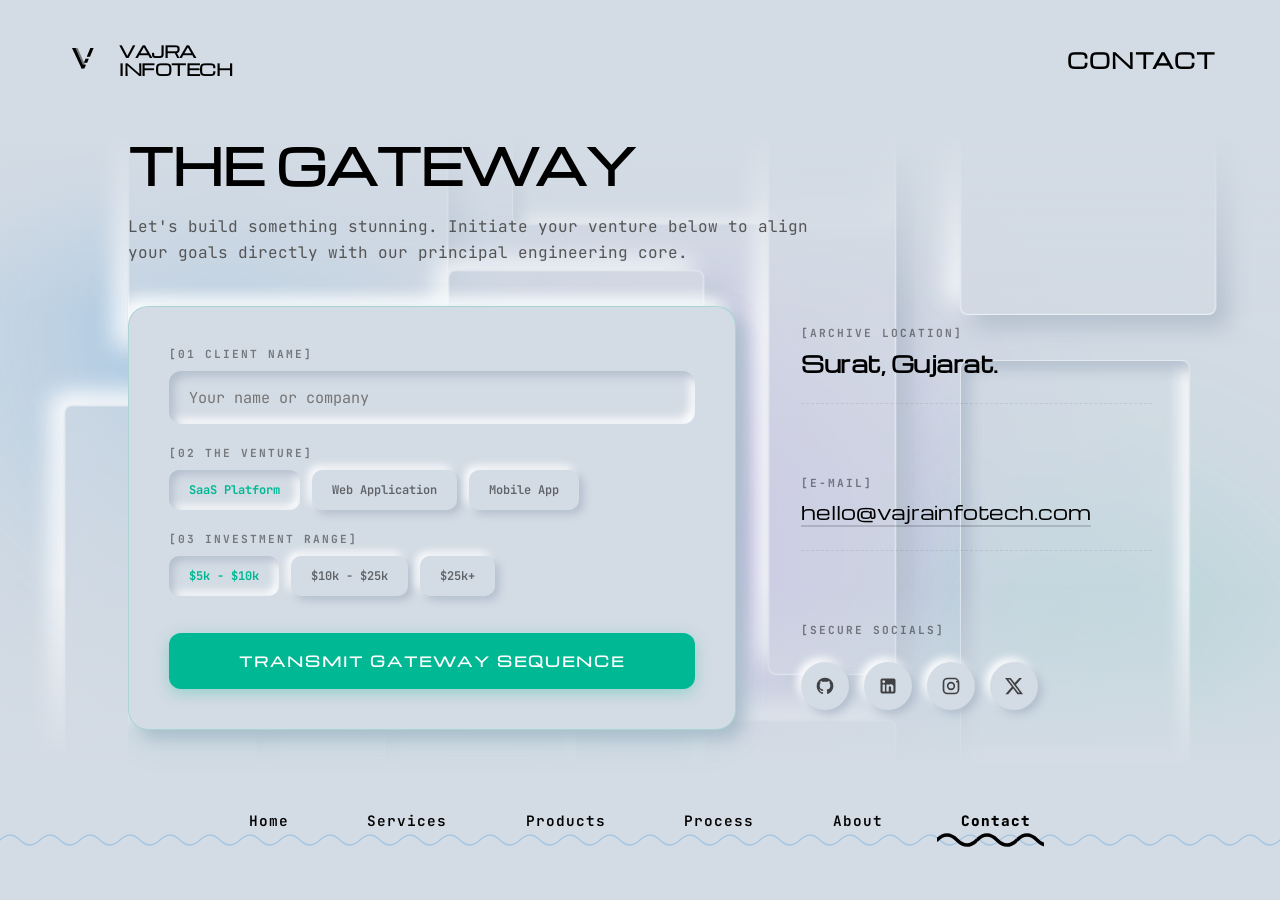
<file: contact.html>
<!DOCTYPE html>
<html lang="en">

<head>
    <script>
        (function() {
            const fromIndex = sessionStorage.getItem('fromPageIndex');
            const fromTheme = sessionStorage.getItem('fromPageTheme');
            const currentPath = window.location.pathname.split('/').pop() || 'index.html';
            const pages = ['index.html', 'service.html', 'product.html', 'process.html', 'about.html', 'contact.html'];
            const currentIndex = pages.indexOf(currentPath);
            
            // Determine current page theme
            const isDarkPage = currentPath === 'product.html' || currentPath === 'about.html';
            let startColor = isDarkPage ? '#161616' : '#d3dbe4';
            
            if (fromIndex !== null) {
                const fromIdx = parseInt(fromIndex, 10);
                const isFromLeft = fromIdx < currentIndex;
                document.documentElement.classList.add(isFromLeft ? 'is-sliding-in-right' : 'is-sliding-in-left');
                // Use outgoing page's theme for seamless start
                startColor = fromTheme === 'dark' ? '#161616' : '#d3dbe4';
            }
            
            document.documentElement.style.backgroundColor = startColor;
            document.write('<style>html, body { background-color: ' + startColor + ' !important; }</style>');
        })();
    </script>
    <meta charset="UTF-8">
    <meta name="viewport" content="width=device-width, initial-scale=1.0">
    <title>Vajra Infotech | Contact</title>
    <meta name="description" content="Vajra Infotech Contact - Get in touch with us.">

    <!-- Google Fonts -->
    <link rel="preconnect" href="https://fonts.googleapis.com">
    <link rel="preconnect" href="https://fonts.gstatic.com" crossorigin>
    <link
        href="https://fonts.googleapis.com/css2?family=Outfit:wght@300;800&family=Michroma&family=JetBrains+Mono:wght@300;500;600;800&family=Syncopate:wght@700&display=swap"
        rel="stylesheet">

    <link rel="stylesheet" href="style.css">
</head>

<body class="service-page">

    <!-- Page Reveal Overlay (Cinematic Seamless Transition) -->
    <div id="page-reveal-overlay"></div>

    <!-- Neumorphic 3D Background -->
    <div class="neu-bg-container">
        <!-- Seamless conveyor wrapper for infinite panning background -->
        <div class="neu-blocks-conveyor">
            <!-- First Panorama Set (0 to 100vw) -->
            <div class="neu-block-group">
                <div class="neu-block" style="width: 25vw; height: 35vh; top: 5vh; left: 10vw;"></div>
                <div class="neu-block" style="width: 15vw; height: 40vh; top: 45vh; left: 5vw;"></div>
                <div class="neu-block-inset" style="width: 30vw; height: 15vh; top: 10vh; left: 40vw;"></div>
                <div class="neu-block" style="width: 20vw; height: 30vh; top: 30vh; left: 35vw;"></div>
                <div class="neu-block-inset" style="width: 15vw; height: 25vh; top: 65vh; left: 30vw;"></div>
                <div class="neu-block" style="width: 10vw; height: 60vh; top: 15vh; left: 60vw;"></div>
                <div class="neu-block" style="width: 20vw; height: 25vh; top: 10vh; left: 75vw;"></div>
                <div class="neu-block-inset" style="width: 18vw; height: 45vh; top: 40vh; left: 75vw;"></div>
                <div class="neu-block" style="width: 15vw; height: 15vh; top: 80vh; left: 55vw;"></div>
            </div>
            <!-- Second Panorama Set (100vw to 200vw - offset exactly by +100vw for flawless seamless reset) -->
            <div class="neu-block-group">
                <div class="neu-block" style="width: 25vw; height: 35vh; top: 5vh; left: 110vw;"></div>
                <div class="neu-block" style="width: 15vw; height: 40vh; top: 45vh; left: 105vw;"></div>
                <div class="neu-block-inset" style="width: 30vw; height: 15vh; top: 10vh; left: 140vw;"></div>
                <div class="neu-block" style="width: 20vw; height: 30vh; top: 30vh; left: 135vw;"></div>
                <div class="neu-block-inset" style="width: 15vw; height: 25vh; top: 65vh; left: 130vw;"></div>
                <div class="neu-block" style="width: 10vw; height: 60vh; top: 15vh; left: 160vw;"></div>
                <div class="neu-block" style="width: 20vw; height: 25vh; top: 10vh; left: 175vw;"></div>
                <div class="neu-block-inset" style="width: 18vw; height: 45vh; top: 40vh; left: 175vw;"></div>
                <div class="neu-block" style="width: 15vw; height: 15vh; top: 80vh; left: 155vw;"></div>
            </div>
        </div>
        
        <!-- Ambient Glowing Nebulas -->
        <div class="ambient-glow-orb glow-blue"></div>
        <div class="ambient-glow-orb glow-cyan"></div>
        <div class="ambient-glow-orb glow-violet"></div>

        <!-- Floating Behind Background Shapes -->
        <div class="floating-shapes-container">
            <div class="float-shape" style="top: 15%; animation-duration: 22s; animation-delay: -2s;">
                <div class="shape-inner shape-circle-dashed"></div>
            </div>
            <div class="float-shape" style="top: 35%; animation-duration: 18s; animation-delay: -5s;">
                <div class="shape-inner shape-diamond"></div>
            </div>
            <div class="float-shape" style="top: 55%; animation-duration: 25s; animation-delay: -10s;">
                <div class="shape-inner shape-grid"></div>
            </div>
            <div class="float-shape" style="top: 25%; animation-duration: 16s; animation-delay: -8s;">
                <div class="shape-inner shape-crosshair"></div>
            </div>
            <div class="float-shape" style="top: 75%; animation-duration: 20s; animation-delay: -12s;">
                <div class="shape-inner shape-circle-glowing"></div>
            </div>
            <div class="float-shape" style="top: 65%; animation-duration: 15s; animation-delay: -3s;">
                <div class="shape-inner shape-diamond-small"></div>
            </div>
            <div class="float-shape" style="top: 5%; animation-duration: 28s; animation-delay: -15s;">
                <div class="shape-inner shape-grid-large"></div>
            </div>
            <div class="float-shape" style="top: 80%; animation-duration: 24s; animation-delay: -6s;">
                <div class="shape-inner shape-crosshair-large"></div>
            </div>
        </div>
    </div>

    <div id="overlay">
        <!-- Small header for contact page -->
        <header class="service-header"
            style="position: absolute; top: 40px; left: 5%; right: 5%; z-index: 20; display: flex; justify-content: space-between; align-items: center;">
            <a href="index.html"
                style="text-decoration: none; color: black; display: flex; align-items: center; gap: 15px;">
                <svg viewBox="0 0 100 100" style="width: 40px; height: 40px;">
                    <!-- 3D Shadow side facets (transparent overlay) -->
                    <path d="M29 20 L34 20 L53 63 L48 63 Z" fill="currentColor" opacity="0.45"/>
                    <path d="M66 20 L70 20 L61 42 L57 42 Z" fill="currentColor" opacity="0.45"/>
                    <path d="M54 47 L58 47 L54 57 L50 57 Z" fill="currentColor" opacity="0.45"/>
                    <path d="M47 62 L51 62 L47 71 L43 71 Z" fill="currentColor" opacity="0.45"/>
                    <!-- Front plates -->
                    <path d="M44 71 L20 20 L29 20 L48 63 Z" fill="currentColor"/>
                    <path d="M74 20 L66 20 L57 42 L65 42 Z" fill="currentColor"/>
                    <path d="M62 47 L54 47 L50 57 L58 57 Z" fill="currentColor"/>
                    <path d="M55 62 L47 62 L43 71 L51 71 Z" fill="currentColor"/>
                </svg>
                <div
                    style="font-family: var(--font-brand); font-size: 1rem; font-weight: 700; line-height: 1.1; letter-spacing: -0.5px;">
                    VAJRA<br>INFOTECH</div>
            </a>
            <div
                style="font-family: var(--font-brand); font-size: 1.25rem; font-weight: 900; line-height: 1.1; letter-spacing: 1px; color: black; text-transform: uppercase;">
                CONTACT</div>
        </header>

        <div class="service-content"
            style="overflow-y: auto; padding-bottom: 40px; display: flex; flex-direction: column;">
            <div style="margin: auto 0; width: 100%;">
                <h1 class="main-title" style="margin-top: 0;">The Gateway</h1>
                <p
                    style="margin-bottom: 30px; font-family: var(--font-tech); font-size: 1rem; color: #555; max-width: 700px; line-height: 1.6;">
                    Let's build something stunning. Initiate your venture below to align your goals directly with our
                    principal engineering core.</p>

                <div class="contact-split-container">
                    <!-- Left Side: Form Console -->
                    <div class="contact-form-side">
                        <form id="gatewayForm" style="display: flex; flex-direction: column; gap: 22px;">

                            <!-- Field 1: Client Name -->
                            <div class="gateway-field">
                                <label class="gateway-label">[01 CLIENT NAME]</label>
                                <input type="text" class="gateway-input" placeholder="Your name or company" required
                                    name="name">
                            </div>

                            <!-- Field 2: The Idea -->
                            <div class="gateway-field">
                                <label class="gateway-label">[02 THE VENTURE]</label>
                                <div class="gateway-pills" id="ideaPills">
                                    <button type="button" class="gateway-pill active" data-value="SaaS">SaaS
                                        Platform</button>
                                    <button type="button" class="gateway-pill" data-value="Web">Web Application</button>
                                    <button type="button" class="gateway-pill" data-value="App">Mobile App</button>
                                </div>
                                <input type="hidden" id="ideaInput" name="idea" value="SaaS">
                            </div>

                            <!-- Field 3: Budget Range -->
                            <div class="gateway-field">
                                <label class="gateway-label">[03 INVESTMENT RANGE]</label>
                                <div class="gateway-pills" id="budgetPills">
                                    <button type="button" class="gateway-pill active" data-value="5k-10k">$5k -
                                        $10k</button>
                                    <button type="button" class="gateway-pill" data-value="10k-25k">$10k - $25k</button>
                                    <button type="button" class="gateway-pill" data-value="25k-plus">$25k+</button>
                                </div>
                                <input type="hidden" id="budgetInput" name="budget" value="5k-10k">
                            </div>

                            <!-- Submit Button -->
                            <button type="submit" class="gateway-submit-btn">TRANSMIT GATEWAY SEQUENCE</button>
                        </form>
                    </div>

                    <!-- Right Side: Info Panel -->
                    <div class="contact-info-side">
                        <!-- Location -->
                        <div class="gateway-info-block">
                            <span class="gateway-label">[ARCHIVE LOCATION]</span>
                            <div class="gateway-info-value"
                                style="font-family: var(--font-brand); font-weight: 800; font-size: 1.35rem; letter-spacing: -0.5px;">
                                Surat, Gujarat.</div>
                        </div>

                        <!-- Email -->
                        <div class="gateway-info-block">
                            <span class="gateway-label">[E-MAIL]</span>
                            <div class="gateway-info-value" style="font-size: 1.2rem;">
                                <a href="mailto:hello@vajrainfotech.com"
                                    style="color: black; text-decoration: none; border-bottom: 2px solid rgba(0,0,0,0.15); transition: all 0.3s;"
                                    onmouseover="this.style.borderColor='black'"
                                    onmouseout="this.style.borderColor='rgba(0,0,0,0.15)'">hello@vajrainfotech.com</a>
                            </div>
                        </div>

                        <!-- Socials & Links -->
                        <div class="gateway-info-block" style="border-bottom: none; padding-bottom: 0;">
                            <span class="gateway-label">[SECURE SOCIALS]</span>
                            <div class="gateway-social-row">
                                <a href="https://github.com/rudrabhuva" target="_blank" class="gateway-social-btn"
                                    title="GitHub">
                                    <svg viewBox="0 0 24 24" style="width: 20px; height: 20px;">
                                        <path
                                            d="M12 2A10 10 0 0 0 2 12c0 4.42 2.87 8.17 6.84 9.5.5.08.66-.23.66-.5v-1.69c-2.77.6-3.36-1.34-3.36-1.34-.46-1.16-1.11-1.47-1.11-1.47-.9-.62.07-.6.07-.6 1 .07 1.53 1.03 1.53 1.03.9 1.52 2.34 1.07 2.91.83.09-.65.35-1.09.63-1.34-2.22-.25-4.55-1.11-4.55-4.92 0-1.11.38-2 1.03-2.71-.1-.25-.45-1.29.1-2.64 0 0 .84-.27 2.75 1.02.79-.22 1.65-.33 2.5-.33.85 0 1.71.11 2.5.33 1.91-1.29 2.75-1.02 2.75-1.02.55 1.35.2 2.39.1 2.64.65.71 1.03 1.6 1.03 2.71 0 3.82-2.34 4.66-4.57 4.91.36.31.69.92.69 1.85V21c0 .27.16.59.67.5C19.14 20.16 22 16.42 22 12A10 10 0 0 0 12 2z" />
                                    </svg>
                                </a>
                                <a href="https://linkedin.com" target="_blank" class="gateway-social-btn"
                                    title="LinkedIn">
                                    <svg viewBox="0 0 24 24" style="width: 20px; height: 20px;">
                                        <path
                                            d="M19 3a2 2 0 0 1 2 2v14a2 2 0 0 1-2 2H5a2 2 0 0 1-2-2V5a2 2 0 0 1 2-2h14m-.5 15.5v-5.3a3.26 3.26 0 0 0-3.26-3.26c-.85 0-1.84.52-2.32 1.3v-1.11h-2.79v8.37h2.79v-4.93c0-.77.62-1.4 1.39-1.4a1.4 1.4 0 0 1 1.4 1.4v4.93h2.79M6.88 8.56a1.68 1.68 0 0 0 1.68-1.68c0-.93-.75-1.69-1.68-1.69a1.69 1.69 0 0 0-1.69 1.69c0 .93.76 1.68 1.69 1.68m1.39 9.94v-8.37H5.5v8.37h2.77z" />
                                    </svg>
                                </a>
                                <a href="https://instagram.com" target="_blank" class="gateway-social-btn"
                                    title="Instagram">
                                    <svg viewBox="0 0 24 24" style="width: 20px; height: 20px;">
                                        <path
                                            d="M7.8 2h8.4C19.4 2 22 4.6 22 7.8v8.4a5.8 5.8 0 0 1-5.8 5.8H7.8C4.6 22 2 19.4 2 16.2V7.8A5.8 5.8 0 0 1 7.8 2m-.2 2A3.6 3.6 0 0 0 4 7.6v8.8A3.6 3.6 0 0 0 7.6 20h8.8a3.6 3.6 0 0 0 3.6-3.6V7.6A3.6 3.6 0 0 0 16.4 4H7.6m11.4 1.65a1.1 1.1 0 1 1 0 2.2 1.1 1.1 0 0 1 0-2.2M12 7a5 5 0 1 1 0 10 5 5 0 0 1 0-10m0 2a3 3 0 1 0 0 6 3 3 0 0 0 0-6z" />
                                    </svg>
                                </a>
                                <a href="https://twitter.com" target="_blank" class="gateway-social-btn"
                                    title="Twitter / X">
                                    <svg viewBox="0 0 24 24" style="width: 20px; height: 20px;">
                                        <path
                                            d="M18.244 2.25h3.308l-7.227 8.26 8.502 11.24H16.17l-5.214-6.817L4.99 21.75H1.68l7.73-8.835L1.254 2.25H8.08l4.713 6.231zm-1.161 17.52h1.833L7.084 4.126H5.117z" />
                                    </svg>
                                </a>
                            </div>
                        </div>
                    </div>
                </div>
            </div>
        </div>

        <nav class="main-nav visible" id="mainNav">
            <a href="index.html" data-index="0">Home</a>
            <a href="service.html" data-index="1">Services</a>
            <a href="product.html" data-index="2">Products</a>
            <a href="process.html" data-index="3">Process</a>
            <a href="about.html" data-index="4">About</a>
            <a href="contact.html" class="nav-active" data-index="5">Contact</a>

            <!-- The Liquid Mercury Indicator -->
            <div class="mercury-indicator no-transition" id="mercuryIndicator" style="opacity: 0;"></div>
        </nav>

        <!-- Subtle base line for the indicator to travel on -->
        <div class="indicator-track" style="opacity: 1;"></div>
    </div>

    <!-- Reverse Page Transition Overlay (Home) -->
    <div id="page-transition-overlay-reverse">
        <div class="transition-bg-wrapper">
            <div id="bg-design-layer">
                <div id="interactive-backlight"></div>
                <div class="ambient-glow"></div>
                <div class="ambient-glow glow-2"></div>
                <div class="dark-tech-panel panel-1"></div>
                <div class="dark-tech-panel panel-2"></div>
                <div class="dark-tech-panel panel-3"></div>
                <div class="dark-tech-panel panel-4"></div>
                <div class="dark-tech-panel panel-5"></div>
                <div class="dark-tech-panel panel-6"></div>
                <div class="dark-tech-panel panel-7"></div>
                <div class="data-node node-1"></div>
                <div class="data-node node-2"></div>
                <div class="data-node node-3"></div>
                <div class="light-streak streak-1"></div>
                <div class="light-streak streak-2"></div>
                <div class="light-streak streak-3"></div>
                <div class="light-streak streak-4"></div>
            </div>
        </div>
        <div class="transition-line"></div>
        <div class="transition-content-fixed">
            <nav class="main-nav visible" id="transitionNavReverse">
                <a href="index.html" class="nav-active" data-index="0">Home</a>
                <a href="service.html" data-index="1">Services</a>
                <a href="product.html" data-index="2">Products</a>
                <a href="process.html" data-index="3">Process</a>
                <a href="about.html" data-index="4">About</a>
                <a href="contact.html" data-index="5">Contact</a>
                <div class="mercury-indicator" id="transitionIndicatorReverse" style="opacity: 1;"></div>
            </nav>
        </div>
    </div>

    <!-- Service Page Transition Overlay -->
    <div id="page-transition-overlay-service">
        <div class="transition-bg-wrapper">
            <div class="neu-bg-container">
                <div class="ambient-glow-orb glow-blue"></div>
                <div class="ambient-glow-orb glow-cyan"></div>
                <div class="ambient-glow-orb glow-violet"></div>
                <div class="neu-block" style="width: 25vw; height: 35vh; top: 5vh; left: 10vw;"></div>
                <div class="neu-block" style="width: 15vw; height: 40vh; top: 45vh; left: 5vw;"></div>
                <div class="neu-block-inset" style="width: 30vw; height: 15vh; top: 10vh; left: 40vw;"></div>
                <div class="neu-block" style="width: 20vw; height: 30vh; top: 30vh; left: 35vw;"></div>
                <div class="neu-block-inset" style="width: 15vw; height: 25vh; top: 65vh; left: 30vw;"></div>
                <div class="neu-block" style="width: 10vw; height: 60vh; top: 15vh; left: 60vw;"></div>
                <div class="neu-block" style="width: 20vw; height: 25vh; top: 10vh; left: 75vw;"></div>
                <div class="neu-block-inset" style="width: 18vw; height: 45vh; top: 40vh; left: 75vw;"></div>
                <div class="neu-block" style="width: 15vw; height: 15vh; top: 80vh; left: 55vw;"></div>
            </div>
        </div>
        <div class="transition-line"></div>
        <div class="transition-content-fixed">
            <nav class="main-nav visible" id="transitionNavService">
                <a href="index.html" data-index="0">Home</a>
                <a href="service.html" class="nav-active" data-index="1">Services</a>
                <a href="product.html" data-index="2">Products</a>
                <a href="process.html" data-index="3">Process</a>
                <a href="about.html" data-index="4">About</a>
                <a href="contact.html" data-index="5">Contact</a>
                <div class="mercury-indicator" id="transitionIndicatorService" style="opacity: 1;"></div>
            </nav>
        </div>
    </div>

    <!-- Product Page Transition Overlay -->
    <div id="page-transition-overlay-product-reverse">
        <div class="transition-bg-wrapper">
            <div class="neu-bg-container">
                <div class="ambient-glow-orb glow-blue"></div>
                <div class="ambient-glow-orb glow-cyan"></div>
                <div class="ambient-glow-orb glow-violet"></div>
                <div class="neu-block" style="width: 25vw; height: 35vh; top: 5vh; left: 10vw;"></div>
                <div class="neu-block" style="width: 15vw; height: 40vh; top: 45vh; left: 5vw;"></div>
                <div class="neu-block-inset" style="width: 30vw; height: 15vh; top: 10vh; left: 40vw;"></div>
                <div class="neu-block" style="width: 20vw; height: 30vh; top: 30vh; left: 35vw;"></div>
                <div class="neu-block-inset" style="width: 15vw; height: 25vh; top: 65vh; left: 30vw;"></div>
                <div class="neu-block" style="width: 10vw; height: 60vh; top: 15vh; left: 60vw;"></div>
                <div class="neu-block" style="width: 20vw; height: 25vh; top: 10vh; left: 75vw;"></div>
                <div class="neu-block-inset" style="width: 18vw; height: 45vh; top: 40vh; left: 75vw;"></div>
                <div class="neu-block" style="width: 15vw; height: 15vh; top: 80vh; left: 55vw;"></div>
            </div>
        </div>
        <div class="transition-line"></div>
        <div class="transition-content-fixed">
            <nav class="main-nav visible" id="transitionNavProductReverse">
                <a href="index.html" data-index="0">Home</a>
                <a href="service.html" data-index="1">Services</a>
                <a href="product.html" class="nav-active" data-index="2">Products</a>
                <a href="process.html" data-index="3">Process</a>
                <a href="about.html" data-index="4">About</a>
                <a href="contact.html" data-index="5">Contact</a>
                <div class="mercury-indicator" id="transitionIndicatorProductReverse" style="opacity: 1;"></div>
            </nav>
        </div>
    </div>

    <!-- Process Page Transition Overlay -->
    <div id="page-transition-overlay-process-reverse">
        <div class="transition-bg-wrapper">
            <div class="neu-bg-container">
                <div class="ambient-glow-orb glow-blue"></div>
                <div class="ambient-glow-orb glow-cyan"></div>
                <div class="ambient-glow-orb glow-violet"></div>
                <div class="neu-block" style="width: 25vw; height: 35vh; top: 5vh; left: 10vw;"></div>
                <div class="neu-block" style="width: 15vw; height: 40vh; top: 45vh; left: 5vw;"></div>
                <div class="neu-block-inset" style="width: 30vw; height: 15vh; top: 10vh; left: 40vw;"></div>
                <div class="neu-block" style="width: 20vw; height: 30vh; top: 30vh; left: 35vw;"></div>
                <div class="neu-block-inset" style="width: 15vw; height: 25vh; top: 65vh; left: 30vw;"></div>
                <div class="neu-block" style="width: 10vw; height: 60vh; top: 15vh; left: 60vw;"></div>
                <div class="neu-block" style="width: 20vw; height: 25vh; top: 10vh; left: 75vw;"></div>
                <div class="neu-block-inset" style="width: 18vw; height: 45vh; top: 40vh; left: 75vw;"></div>
                <div class="neu-block" style="width: 15vw; height: 15vh; top: 80vh; left: 55vw;"></div>
            </div>
        </div>
        <div class="transition-line"></div>
        <div class="transition-content-fixed">
            <nav class="main-nav visible" id="transitionNavProcessReverse">
                <a href="index.html" data-index="0">Home</a>
                <a href="service.html" data-index="1">Services</a>
                <a href="product.html" data-index="2">Products</a>
                <a href="process.html" class="nav-active" data-index="3">Process</a>
                <a href="about.html" data-index="4">About</a>
                <a href="contact.html" data-index="5">Contact</a>
                <div class="mercury-indicator" id="transitionIndicatorProcessReverse" style="opacity: 1;"></div>
            </nav>
        </div>
    </div>

    <!-- About Page Transition Overlay -->
    <div id="page-transition-overlay-about-reverse">
        <div class="transition-bg-wrapper">
            <div class="neu-bg-container">
                <div class="ambient-glow-orb glow-blue"></div>
                <div class="ambient-glow-orb glow-cyan"></div>
                <div class="ambient-glow-orb glow-violet"></div>
                <div class="neu-block" style="width: 25vw; height: 35vh; top: 5vh; left: 10vw;"></div>
                <div class="neu-block" style="width: 15vw; height: 40vh; top: 45vh; left: 5vw;"></div>
                <div class="neu-block-inset" style="width: 30vw; height: 15vh; top: 10vh; left: 40vw;"></div>
                <div class="neu-block" style="width: 20vw; height: 30vh; top: 30vh; left: 35vw;"></div>
                <div class="neu-block-inset" style="width: 15vw; height: 25vh; top: 65vh; left: 30vw;"></div>
                <div class="neu-block" style="width: 10vw; height: 60vh; top: 15vh; left: 60vw;"></div>
                <div class="neu-block" style="width: 20vw; height: 25vh; top: 10vh; left: 75vw;"></div>
                <div class="neu-block-inset" style="width: 18vw; height: 45vh; top: 40vh; left: 75vw;"></div>
                <div class="neu-block" style="width: 15vw; height: 15vh; top: 80vh; left: 55vw;"></div>
            </div>
        </div>
        <div class="transition-line"></div>
        <div class="transition-content-fixed">
            <nav class="main-nav visible" id="transitionNavAboutReverse">
                <a href="index.html" data-index="0">Home</a>
                <a href="service.html" data-index="1">Services</a>
                <a href="product.html" data-index="2">Products</a>
                <a href="process.html" data-index="3">Process</a>
                <a href="about.html" class="nav-active" data-index="4">About</a>
                <a href="contact.html" data-index="5">Contact</a>
                <div class="mercury-indicator" id="transitionIndicatorAboutReverse" style="opacity: 1;"></div>
            </nav>
        </div>
    </div>

    <script>
        // Set initial indicator position
        document.addEventListener('DOMContentLoaded', () => {
            const indicator = document.getElementById('mercuryIndicator');
            const activeLink = document.querySelector('.nav-active');

            if (activeLink && indicator) {
                const moveIndicator = (element) => {
                    const rect = element.getBoundingClientRect();
                    const navRect = document.getElementById('mainNav').getBoundingClientRect();
                    indicator.style.width = `${rect.width}px`;
                    indicator.style.left = `${rect.left - navRect.left}px`;
                };

                // Position instantly without transition on page load
                indicator.classList.add('no-transition');
                moveIndicator(activeLink);
                // Force a reflow
                indicator.offsetHeight;
                indicator.style.opacity = '1';

                // Restore hover transitions
                setTimeout(() => {
                    indicator.classList.remove('no-transition');
                }, 50);

                // Add hover listeners to all links
                const navLinks = document.querySelectorAll('.main-nav a');
                navLinks.forEach(link => {
                    link.addEventListener('mouseenter', () => moveIndicator(link));
                    link.addEventListener('mouseleave', () => {
                        const currentActive = document.querySelector('.nav-active');
                        if (currentActive) moveIndicator(currentActive);
                    });
                });

                // Interactive Pill Toggles for Gateway Form
                const setupPillGroup = (pillsContainerId, hiddenInputId, onSelectCallback) => {
                    const container = document.getElementById(pillsContainerId);
                    const hiddenInput = document.getElementById(hiddenInputId);
                    if (container && hiddenInput) {
                        const pills = container.querySelectorAll('.gateway-pill');
                        pills.forEach(pill => {
                            pill.addEventListener('click', () => {
                                pills.forEach(p => p.classList.remove('active'));
                                pill.classList.add('active');
                                const val = pill.getAttribute('data-value');
                                hiddenInput.value = val;
                                if (onSelectCallback) onSelectCallback(val);
                            });
                        });
                    }
                };

                const formCard = document.querySelector('.contact-form-side');
                setupPillGroup('ideaPills', 'ideaInput', (value) => {
                    if (formCard) {
                        // Clear active accents
                        formCard.classList.remove('accent-saas', 'accent-web', 'accent-app');
                        // Add target accent
                        if (value === 'SaaS') formCard.classList.add('accent-saas');
                        else if (value === 'Web') formCard.classList.add('accent-web');
                        else if (value === 'App') formCard.classList.add('accent-app');
                    }
                });

                // Set initial active state for form card
                if (formCard) formCard.classList.add('accent-saas');

                setupPillGroup('budgetPills', 'budgetInput');

                // Form Submission Console Alert
                const form = document.getElementById('gatewayForm');
                if (form) {
                    form.addEventListener('submit', (e) => {
                        e.preventDefault();
                        const submitBtn = form.querySelector('.gateway-submit-btn');
                        if (submitBtn) {
                            submitBtn.textContent = 'TRANSMITTING...';
                            submitBtn.disabled = true;
                            setTimeout(() => {
                                submitBtn.textContent = 'TRANSMITTED SUCCESSFULLY';
                                submitBtn.style.background = '#00cc66';
                                submitBtn.style.color = 'white';
                                submitBtn.style.boxShadow = '0 0 15px rgba(0, 204, 102, 0.4)';
                            }, 1200);
                        }
                    });
                }

            }
        });
    </script>
    <script src="page-transition.js"></script>
    <script src="cursor.js"></script>
</body>

</html>
</file>
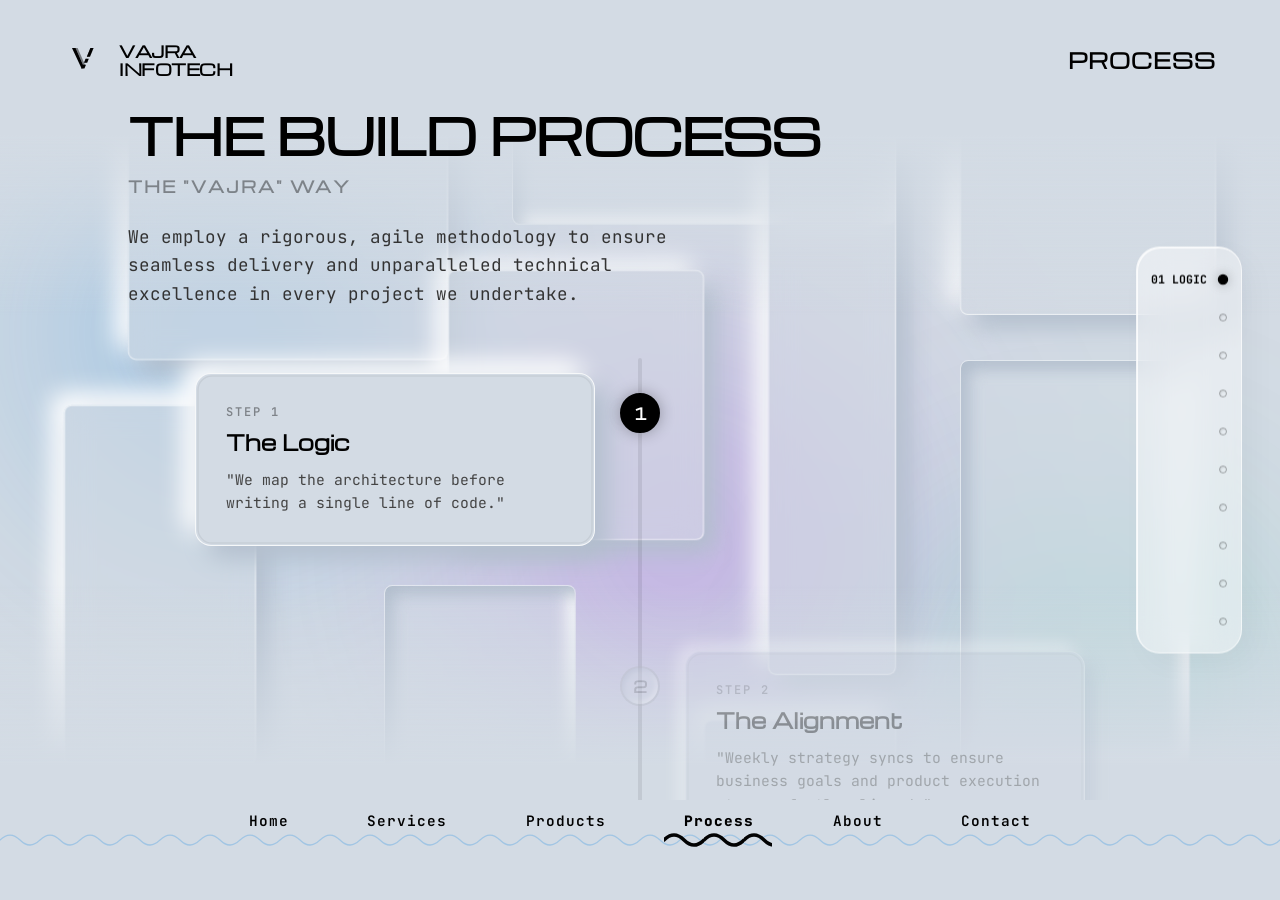
<file: process.html>
<!DOCTYPE html>
<html lang="en">
<head>
    <script>
        (function() {
            const fromIndex = sessionStorage.getItem('fromPageIndex');
            const fromTheme = sessionStorage.getItem('fromPageTheme');
            const currentPath = window.location.pathname.split('/').pop() || 'index.html';
            const pages = ['index.html', 'service.html', 'product.html', 'process.html', 'about.html', 'contact.html'];
            const currentIndex = pages.indexOf(currentPath);
            
            // Determine current page theme
            const isDarkPage = currentPath === 'product.html' || currentPath === 'about.html';
            let startColor = isDarkPage ? '#161616' : '#d3dbe4';
            
            if (fromIndex !== null) {
                const fromIdx = parseInt(fromIndex, 10);
                const isFromLeft = fromIdx < currentIndex;
                document.documentElement.classList.add(isFromLeft ? 'is-sliding-in-right' : 'is-sliding-in-left');
                // Use outgoing page's theme for seamless start
                startColor = fromTheme === 'dark' ? '#161616' : '#d3dbe4';
            }
            
            document.documentElement.style.backgroundColor = startColor;
            document.write('<style>html, body { background-color: ' + startColor + ' !important; }</style>');
        })();
    </script>
    <meta charset="UTF-8">
    <meta name="viewport" content="width=device-width, initial-scale=1.0">
    <title>Vajra Infotech | Process</title>
    <meta name="description" content="Vajra Infotech Process - How we build resilient software.">
    
    <!-- Google Fonts -->
    <link rel="preconnect" href="https://fonts.googleapis.com">
    <link rel="preconnect" href="https://fonts.gstatic.com" crossorigin>
    <link href="https://fonts.googleapis.com/css2?family=Outfit:wght@300;800&family=Michroma&family=JetBrains+Mono:wght@300;500;600;800&family=Syncopate:wght@700&display=swap" rel="stylesheet">
    
    <link rel="stylesheet" href="style.css">
</head>
<body class="service-page">

    <!-- Page Reveal Overlay (Cinematic Seamless Transition) -->
    <div id="page-reveal-overlay"></div>

    <!-- Neumorphic 3D Background -->
    <div class="neu-bg-container">
        <!-- Seamless conveyor wrapper for infinite panning background -->
        <div class="neu-blocks-conveyor">
            <!-- First Panorama Set (0 to 100vw) -->
            <div class="neu-block-group">
                <div class="neu-block" style="width: 25vw; height: 35vh; top: 5vh; left: 10vw;"></div>
                <div class="neu-block" style="width: 15vw; height: 40vh; top: 45vh; left: 5vw;"></div>
                <div class="neu-block-inset" style="width: 30vw; height: 15vh; top: 10vh; left: 40vw;"></div>
                <div class="neu-block" style="width: 20vw; height: 30vh; top: 30vh; left: 35vw;"></div>
                <div class="neu-block-inset" style="width: 15vw; height: 25vh; top: 65vh; left: 30vw;"></div>
                <div class="neu-block" style="width: 10vw; height: 60vh; top: 15vh; left: 60vw;"></div>
                <div class="neu-block" style="width: 20vw; height: 25vh; top: 10vh; left: 75vw;"></div>
                <div class="neu-block-inset" style="width: 18vw; height: 45vh; top: 40vh; left: 75vw;"></div>
                <div class="neu-block" style="width: 15vw; height: 15vh; top: 80vh; left: 55vw;"></div>
            </div>
            <!-- Second Panorama Set (100vw to 200vw - offset exactly by +100vw for flawless seamless reset) -->
            <div class="neu-block-group">
                <div class="neu-block" style="width: 25vw; height: 35vh; top: 5vh; left: 110vw;"></div>
                <div class="neu-block" style="width: 15vw; height: 40vh; top: 45vh; left: 105vw;"></div>
                <div class="neu-block-inset" style="width: 30vw; height: 15vh; top: 10vh; left: 140vw;"></div>
                <div class="neu-block" style="width: 20vw; height: 30vh; top: 30vh; left: 135vw;"></div>
                <div class="neu-block-inset" style="width: 15vw; height: 25vh; top: 65vh; left: 130vw;"></div>
                <div class="neu-block" style="width: 10vw; height: 60vh; top: 15vh; left: 160vw;"></div>
                <div class="neu-block" style="width: 20vw; height: 25vh; top: 10vh; left: 175vw;"></div>
                <div class="neu-block-inset" style="width: 18vw; height: 45vh; top: 40vh; left: 175vw;"></div>
                <div class="neu-block" style="width: 15vw; height: 15vh; top: 80vh; left: 155vw;"></div>
            </div>
        </div>
        
        <!-- Ambient Glowing Nebulas -->
        <div class="ambient-glow-orb glow-blue"></div>
        <div class="ambient-glow-orb glow-cyan"></div>
        <div class="ambient-glow-orb glow-violet"></div>

        <!-- Floating Behind Background Shapes -->
        <div class="floating-shapes-container">
            <div class="float-shape" style="top: 15%; animation-duration: 22s; animation-delay: -2s;">
                <div class="shape-inner shape-circle-dashed"></div>
            </div>
            <div class="float-shape" style="top: 35%; animation-duration: 18s; animation-delay: -5s;">
                <div class="shape-inner shape-diamond"></div>
            </div>
            <div class="float-shape" style="top: 55%; animation-duration: 25s; animation-delay: -10s;">
                <div class="shape-inner shape-grid"></div>
            </div>
            <div class="float-shape" style="top: 25%; animation-duration: 16s; animation-delay: -8s;">
                <div class="shape-inner shape-crosshair"></div>
            </div>
            <div class="float-shape" style="top: 75%; animation-duration: 20s; animation-delay: -12s;">
                <div class="shape-inner shape-circle-glowing"></div>
            </div>
            <div class="float-shape" style="top: 65%; animation-duration: 15s; animation-delay: -3s;">
                <div class="shape-inner shape-diamond-small"></div>
            </div>
            <div class="float-shape" style="top: 5%; animation-duration: 28s; animation-delay: -15s;">
                <div class="shape-inner shape-grid-large"></div>
            </div>
            <div class="float-shape" style="top: 80%; animation-duration: 24s; animation-delay: -6s;">
                <div class="shape-inner shape-crosshair-large"></div>
            </div>
        </div>
    </div>

    <div id="overlay">
        <!-- Small header for process page -->
        <header class="service-header" style="position: absolute; top: 40px; left: 5%; right: 5%; z-index: 20; display: flex; justify-content: space-between; align-items: center;">
            <a href="index.html" style="text-decoration: none; color: black; display: flex; align-items: center; gap: 15px;">
                <svg viewBox="0 0 100 100" style="width: 40px; height: 40px;">
                    <!-- 3D Shadow side facets (transparent overlay) -->
                    <path d="M29 20 L34 20 L53 63 L48 63 Z" fill="currentColor" opacity="0.45"/>
                    <path d="M66 20 L70 20 L61 42 L57 42 Z" fill="currentColor" opacity="0.45"/>
                    <path d="M54 47 L58 47 L54 57 L50 57 Z" fill="currentColor" opacity="0.45"/>
                    <path d="M47 62 L51 62 L47 71 L43 71 Z" fill="currentColor" opacity="0.45"/>
                    <!-- Front plates -->
                    <path d="M44 71 L20 20 L29 20 L48 63 Z" fill="currentColor"/>
                    <path d="M74 20 L66 20 L57 42 L65 42 Z" fill="currentColor"/>
                    <path d="M62 47 L54 47 L50 57 L58 57 Z" fill="currentColor"/>
                    <path d="M55 62 L47 62 L43 71 L51 71 Z" fill="currentColor"/>
                </svg>
                <div style="font-family: var(--font-brand); font-size: 1rem; font-weight: 700; line-height: 1.1; letter-spacing: -0.5px;">VAJRA<br>INFOTECH</div>
            </a>
            <div style="font-family: var(--font-brand); font-size: 1.25rem; font-weight: 900; line-height: 1.1; letter-spacing: 1px; color: black; text-transform: uppercase;">PROCESS</div>
        </header>

        <div class="service-content">
            <h1 class="main-title">The Build Process</h1>
            <p style="font-family: var(--font-brand); font-size: 0.95rem; font-weight: 800; color: rgba(0, 0, 0, 0.4); text-transform: uppercase; letter-spacing: 2px; margin-top: -10px; margin-bottom: 25px; animation: fadeUp 1s ease 0.5s forwards; opacity: 0;">The "Vajra" Way</p>
            <p>We employ a rigorous, agile methodology to ensure seamless delivery and unparalleled technical excellence in every project we undertake.</p>
            
            <div class="timeline-container">
                <!-- Vertical progress lines -->
                <div class="progress-line-bg"></div>
                <div class="progress-line-fill" id="progressLineFill"></div>

                <!-- Step 1 -->
                <div class="timeline-step">
                    <div class="step-badge">1</div>
                    <div class="step-card">
                        <!-- High-Voltage Hover Circuit Border Overlay -->
                        <svg class="card-circuit-border" viewBox="0 0 100 100" preserveAspectRatio="none">
                            <rect x="0" y="0" width="100" height="100" rx="16" fill="none" class="circuit-path" />
                        </svg>
                        <div class="step-number">Step 1</div>
                        <h3 class="step-title">The Logic</h3>
                        <p class="step-desc">"We map the architecture before writing a single line of code."</p>
                    </div>
                </div>

                <!-- Step 2 -->
                <div class="timeline-step">
                    <div class="step-badge">2</div>
                    <div class="step-card">
                        <!-- High-Voltage Hover Circuit Border Overlay -->
                        <svg class="card-circuit-border" viewBox="0 0 100 100" preserveAspectRatio="none">
                            <rect x="0" y="0" width="100" height="100" rx="16" fill="none" class="circuit-path" />
                        </svg>
                        <div class="step-number">Step 2</div>
                        <h3 class="step-title">The Alignment</h3>
                        <p class="step-desc">"Weekly strategy syncs to ensure business goals and product execution stay perfectly aligned."</p>
                    </div>
                </div>

                <!-- Step 3 -->
                <div class="timeline-step">
                    <div class="step-badge">3</div>
                    <div class="step-card">
                        <!-- High-Voltage Hover Circuit Border Overlay -->
                        <svg class="card-circuit-border" viewBox="0 0 100 100" preserveAspectRatio="none">
                            <rect x="0" y="0" width="100" height="100" rx="16" fill="none" class="circuit-path" />
                        </svg>
                        <div class="step-number">Step 3</div>
                        <h3 class="step-title">The Sprint</h3>
                        <p class="step-desc">"Rapid prototyping with bi-weekly builds you can test."</p>
                    </div>
                </div>

                <!-- Step 4 -->
                <div class="timeline-step">
                    <div class="step-badge">4</div>
                    <div class="step-card">
                        <!-- High-Voltage Hover Circuit Border Overlay -->
                        <svg class="card-circuit-border" viewBox="0 0 100 100" preserveAspectRatio="none">
                            <rect x="0" y="0" width="100" height="100" rx="16" fill="none" class="circuit-path" />
                        </svg>
                        <div class="step-number">Step 4</div>
                        <h3 class="step-title">The Refinement</h3>
                        <p class="step-desc">"Pixel-perfect UI polishing focused on speed, clarity, and user experience."</p>
                    </div>
                </div>

                <!-- Step 5 -->
                <div class="timeline-step">
                    <div class="step-badge">5</div>
                    <div class="step-card">
                        <!-- High-Voltage Hover Circuit Border Overlay -->
                        <svg class="card-circuit-border" viewBox="0 0 100 100" preserveAspectRatio="none">
                            <rect x="0" y="0" width="100" height="100" rx="16" fill="none" class="circuit-path" />
                        </svg>
                        <div class="step-number">Step 5</div>
                        <h3 class="step-title">The Integration</h3>
                        <p class="step-desc">"Connecting APIs, databases, and third-party systems into one seamless ecosystem."</p>
                    </div>
                </div>

                <!-- Step 6 -->
                <div class="timeline-step">
                    <div class="step-badge">6</div>
                    <div class="step-card">
                        <!-- High-Voltage Hover Circuit Border Overlay -->
                        <svg class="card-circuit-border" viewBox="0 0 100 100" preserveAspectRatio="none">
                            <rect x="0" y="0" width="100" height="100" rx="16" fill="none" class="circuit-path" />
                        </svg>
                        <div class="step-number">Step 6</div>
                        <h3 class="step-title">The Hardening</h3>
                        <p class="step-desc">"Stress-testing your software for security and performance."</p>
                    </div>
                </div>

                <!-- Step 7 -->
                <div class="timeline-step">
                    <div class="step-badge">7</div>
                    <div class="step-card">
                        <!-- High-Voltage Hover Circuit Border Overlay -->
                        <svg class="card-circuit-border" viewBox="0 0 100 100" preserveAspectRatio="none">
                            <rect x="0" y="0" width="100" height="100" rx="16" fill="none" class="circuit-path" />
                        </svg>
                        <div class="step-number">Step 7</div>
                        <h3 class="step-title">The Optimization</h3>
                        <p class="step-desc">"Continuous performance tuning for lightning-fast load times and scalability."</p>
                    </div>
                </div>

                <!-- Step 8 -->
                <div class="timeline-step">
                    <div class="step-badge">8</div>
                    <div class="step-card">
                        <!-- High-Voltage Hover Circuit Border Overlay -->
                        <svg class="card-circuit-border" viewBox="0 0 100 100" preserveAspectRatio="none">
                            <rect x="0" y="0" width="100" height="100" rx="16" fill="none" class="circuit-path" />
                        </svg>
                        <div class="step-number">Step 8</div>
                        <h3 class="step-title">The Launch Control</h3>
                        <p class="step-desc">"Final deployment checks, monitoring setup, and zero-downtime release execution."</p>
                    </div>
                </div>

                <!-- Step 9 -->
                <div class="timeline-step">
                    <div class="step-badge">9</div>
                    <div class="step-card">
                        <!-- High-Voltage Hover Circuit Border Overlay -->
                        <svg class="card-circuit-border" viewBox="0 0 100 100" preserveAspectRatio="none">
                            <rect x="0" y="0" width="100" height="100" rx="16" fill="none" class="circuit-path" />
                        </svg>
                        <div class="step-number">Step 9</div>
                        <h3 class="step-title">The Handoff</h3>
                        <p class="step-desc">"Full source code ownership and seamless deployment."</p>
                    </div>
                </div>

                <!-- Step 10 -->
                <div class="timeline-step">
                    <div class="step-badge">10</div>
                    <div class="step-card">
                        <!-- High-Voltage Hover Circuit Border Overlay -->
                        <svg class="card-circuit-border" viewBox="0 0 100 100" preserveAspectRatio="none">
                            <rect x="0" y="0" width="100" height="100" rx="16" fill="none" class="circuit-path" />
                        </svg>
                        <div class="step-number">Step 10</div>
                        <h3 class="step-title">The Evolution</h3>
                        <p class="step-desc">"Post-launch support, analytics, and feature expansion as your business grows."</p>
                    </div>
                </div>
            </div>
        </div>

        <!-- Desktop Floating HUD Step-Navigator -->
        <div class="hud-step-navigator">
            <div class="hud-nav-item active" data-step="0">
                <span class="hud-label">01 LOGIC</span>
                <span class="hud-dot"></span>
            </div>
            <div class="hud-nav-item" data-step="1">
                <span class="hud-label">02 ALIGN</span>
                <span class="hud-dot"></span>
            </div>
            <div class="hud-nav-item" data-step="2">
                <span class="hud-label">03 SPRINT</span>
                <span class="hud-dot"></span>
            </div>
            <div class="hud-nav-item" data-step="3">
                <span class="hud-label">04 REFINE</span>
                <span class="hud-dot"></span>
            </div>
            <div class="hud-nav-item" data-step="4">
                <span class="hud-label">05 INTEGR</span>
                <span class="hud-dot"></span>
            </div>
            <div class="hud-nav-item" data-step="5">
                <span class="hud-label">06 HARDEN</span>
                <span class="hud-dot"></span>
            </div>
            <div class="hud-nav-item" data-step="6">
                <span class="hud-label">07 OPTIM</span>
                <span class="hud-dot"></span>
            </div>
            <div class="hud-nav-item" data-step="7">
                <span class="hud-label">08 LAUNCH</span>
                <span class="hud-dot"></span>
            </div>
            <div class="hud-nav-item" data-step="8">
                <span class="hud-label">09 HANDOFF</span>
                <span class="hud-dot"></span>
            </div>
            <div class="hud-nav-item" data-step="9">
                <span class="hud-label">10 EVOLVE</span>
                <span class="hud-dot"></span>
            </div>
        </div>

        <nav class="main-nav visible" id="mainNav">
            <a href="index.html" data-index="0">Home</a>
            <a href="service.html" data-index="1">Services</a>
            <a href="product.html" data-index="2">Products</a>
            <a href="process.html" class="nav-active" data-index="3">Process</a>
            <a href="about.html" data-index="4">About</a>
            <a href="contact.html" data-index="5">Contact</a>
            
            <!-- The Liquid Mercury Indicator -->
            <div class="mercury-indicator no-transition" id="mercuryIndicator" style="opacity: 0;"></div>
        </nav>
        
        <div class="indicator-track" style="opacity: 1;"></div>
    </div>

    <!-- Page Transition Overlays -->
    <!-- Reverse Page Transition Overlay (Home) -->
    <div id="page-transition-overlay-reverse">
        <div class="transition-bg-wrapper">
            <div id="bg-design-layer">
                <div id="interactive-backlight"></div>
                <div class="ambient-glow"></div>
                <div class="ambient-glow glow-2"></div>
                <div class="dark-tech-panel panel-1"></div>
                <div class="dark-tech-panel panel-2"></div>
                <div class="dark-tech-panel panel-3"></div>
                <div class="dark-tech-panel panel-4"></div>
                <div class="dark-tech-panel panel-5"></div>
                <div class="dark-tech-panel panel-6"></div>
                <div class="dark-tech-panel panel-7"></div>
                <div class="data-node node-1"></div>
                <div class="data-node node-2"></div>
                <div class="data-node node-3"></div>
                <div class="light-streak streak-1"></div>
                <div class="light-streak streak-2"></div>
                <div class="light-streak streak-3"></div>
                <div class="light-streak streak-4"></div>
            </div>
        </div>
        <div class="transition-line"></div>
        <div class="transition-content-fixed">
            <nav class="main-nav visible" id="transitionNavReverse">
                <a href="index.html" class="nav-active" data-index="0">Home</a>
                <a href="service.html" data-index="1">Services</a>
                <a href="product.html" data-index="2">Products</a>
                <a href="process.html" data-index="3">Process</a>
                <a href="about.html" data-index="4">About</a>
                <a href="contact.html" data-index="5">Contact</a>
                <div class="mercury-indicator" id="transitionIndicatorReverse" style="opacity: 1;"></div>
            </nav>
        </div>
    </div>
    
    <!-- Service Page Transition Overlay (Left to Right) -->
    <div id="page-transition-overlay-service">
        <div class="transition-bg-wrapper">
            <div class="neu-bg-container">
                <div class="ambient-glow-orb glow-blue"></div>
                <div class="ambient-glow-orb glow-cyan"></div>
                <div class="ambient-glow-orb glow-violet"></div>
                <div class="neu-block" style="width: 25vw; height: 35vh; top: 5vh; left: 10vw;"></div>
                <div class="neu-block" style="width: 15vw; height: 40vh; top: 45vh; left: 5vw;"></div>
                <div class="neu-block-inset" style="width: 30vw; height: 15vh; top: 10vh; left: 40vw;"></div>
                <div class="neu-block" style="width: 20vw; height: 30vh; top: 30vh; left: 35vw;"></div>
                <div class="neu-block-inset" style="width: 15vw; height: 25vh; top: 65vh; left: 30vw;"></div>
                <div class="neu-block" style="width: 10vw; height: 60vh; top: 15vh; left: 60vw;"></div>
                <div class="neu-block" style="width: 20vw; height: 25vh; top: 10vh; left: 75vw;"></div>
                <div class="neu-block-inset" style="width: 18vw; height: 45vh; top: 40vh; left: 75vw;"></div>
                <div class="neu-block" style="width: 15vw; height: 15vh; top: 80vh; left: 55vw;"></div>
            </div>
        </div>
        <div class="transition-line"></div>
        <div class="transition-content-fixed">
            <nav class="main-nav visible" id="transitionNavService">
                <a href="index.html" data-index="0">Home</a>
                <a href="service.html" class="nav-active" data-index="1">Services</a>
                <a href="product.html" data-index="2">Products</a>
                <a href="process.html" data-index="3">Process</a>
                <a href="about.html" data-index="4">About</a>
                <a href="contact.html" data-index="5">Contact</a>
                <div class="mercury-indicator" id="transitionIndicatorService" style="opacity: 1;"></div>
            </nav>
        </div>
    </div>

    <!-- Product Page Transition Overlay (Left to Right) -->
    <div id="page-transition-overlay-product-reverse">
        <div class="transition-bg-wrapper">
            <div class="neu-bg-container">
                <div class="ambient-glow-orb glow-blue"></div>
                <div class="ambient-glow-orb glow-cyan"></div>
                <div class="ambient-glow-orb glow-violet"></div>
                <div class="neu-block" style="width: 25vw; height: 35vh; top: 5vh; left: 10vw;"></div>
                <div class="neu-block" style="width: 15vw; height: 40vh; top: 45vh; left: 5vw;"></div>
                <div class="neu-block-inset" style="width: 30vw; height: 15vh; top: 10vh; left: 40vw;"></div>
                <div class="neu-block" style="width: 20vw; height: 30vh; top: 30vh; left: 35vw;"></div>
                <div class="neu-block-inset" style="width: 15vw; height: 25vh; top: 65vh; left: 30vw;"></div>
                <div class="neu-block" style="width: 10vw; height: 60vh; top: 15vh; left: 60vw;"></div>
                <div class="neu-block" style="width: 20vw; height: 25vh; top: 10vh; left: 75vw;"></div>
                <div class="neu-block-inset" style="width: 18vw; height: 45vh; top: 40vh; left: 75vw;"></div>
                <div class="neu-block" style="width: 15vw; height: 15vh; top: 80vh; left: 55vw;"></div>
            </div>
        </div>
        <div class="transition-line"></div>
        <div class="transition-content-fixed">
            <nav class="main-nav visible" id="transitionNavProductReverse">
                <a href="index.html" data-index="0">Home</a>
                <a href="service.html" data-index="1">Services</a>
                <a href="product.html" class="nav-active" data-index="2">Products</a>
                <a href="process.html" data-index="3">Process</a>
                <a href="about.html" data-index="4">About</a>
                <a href="contact.html" data-index="5">Contact</a>
                <div class="mercury-indicator" id="transitionIndicatorProductReverse" style="opacity: 1;"></div>
            </nav>
        </div>
    </div>
    
    <!-- About Page Transition Overlay (Right to Left) -->
    <div id="page-transition-overlay-about">
        <div class="transition-bg-wrapper">
            <div class="neu-bg-container">
                <div class="ambient-glow-orb glow-blue"></div>
                <div class="ambient-glow-orb glow-cyan"></div>
                <div class="ambient-glow-orb glow-violet"></div>
                <div class="neu-block" style="width: 25vw; height: 35vh; top: 5vh; left: 10vw;"></div>
                <div class="neu-block" style="width: 15vw; height: 40vh; top: 45vh; left: 5vw;"></div>
                <div class="neu-block-inset" style="width: 30vw; height: 15vh; top: 10vh; left: 40vw;"></div>
                <div class="neu-block" style="width: 20vw; height: 30vh; top: 30vh; left: 35vw;"></div>
                <div class="neu-block-inset" style="width: 15vw; height: 25vh; top: 65vh; left: 30vw;"></div>
                <div class="neu-block" style="width: 10vw; height: 60vh; top: 15vh; left: 60vw;"></div>
                <div class="neu-block" style="width: 20vw; height: 25vh; top: 10vh; left: 75vw;"></div>
                <div class="neu-block-inset" style="width: 18vw; height: 45vh; top: 40vh; left: 75vw;"></div>
                <div class="neu-block" style="width: 15vw; height: 15vh; top: 80vh; left: 55vw;"></div>
            </div>
        </div>
        <div class="transition-line"></div>
        <div class="transition-content-fixed">
            <nav class="main-nav visible" id="transitionNavAbout">
                <a href="index.html" data-index="0">Home</a>
                <a href="service.html" data-index="1">Services</a>
                <a href="product.html" data-index="2">Products</a>
                <a href="process.html" data-index="3">Process</a>
                <a href="about.html" class="nav-active" data-index="4">About</a>
                <a href="contact.html" data-index="5">Contact</a>
                <div class="mercury-indicator" id="transitionIndicatorAbout" style="opacity: 1;"></div>
            </nav>
        </div>
    </div>
    
    <!-- Contact Page Transition Overlay (Right to Left) -->
    <div id="page-transition-overlay-contact">
        <div class="transition-bg-wrapper">
            <div class="neu-bg-container">
                <div class="ambient-glow-orb glow-blue"></div>
                <div class="ambient-glow-orb glow-cyan"></div>
                <div class="ambient-glow-orb glow-violet"></div>
                <div class="neu-block" style="width: 25vw; height: 35vh; top: 5vh; left: 10vw;"></div>
                <div class="neu-block" style="width: 15vw; height: 40vh; top: 45vh; left: 5vw;"></div>
                <div class="neu-block-inset" style="width: 30vw; height: 15vh; top: 10vh; left: 40vw;"></div>
                <div class="neu-block" style="width: 20vw; height: 30vh; top: 30vh; left: 35vw;"></div>
                <div class="neu-block-inset" style="width: 15vw; height: 25vh; top: 65vh; left: 30vw;"></div>
                <div class="neu-block" style="width: 10vw; height: 60vh; top: 15vh; left: 60vw;"></div>
                <div class="neu-block" style="width: 20vw; height: 25vh; top: 10vh; left: 75vw;"></div>
                <div class="neu-block-inset" style="width: 18vw; height: 45vh; top: 40vh; left: 75vw;"></div>
                <div class="neu-block" style="width: 15vw; height: 15vh; top: 80vh; left: 55vw;"></div>
            </div>
        </div>
        <div class="transition-line"></div>
        <div class="transition-content-fixed">
            <nav class="main-nav visible" id="transitionNavContact">
                <a href="index.html" data-index="0">Home</a>
                <a href="service.html" data-index="1">Services</a>
                <a href="product.html" data-index="2">Products</a>
                <a href="process.html" data-index="3">Process</a>
                <a href="about.html" data-index="4">About</a>
                <a href="contact.html" class="nav-active" data-index="5">Contact</a>
                <div class="mercury-indicator" id="transitionIndicatorContact" style="opacity: 1;"></div>
            </nav>
        </div>
    </div>

    <script>
        document.addEventListener('DOMContentLoaded', () => {
            const indicator = document.getElementById('mercuryIndicator');
            const activeLink = document.querySelector('.nav-active');
            
            if (activeLink && indicator) {
                const moveIndicator = (element) => {
                    const rect = element.getBoundingClientRect();
                    const navRect = document.getElementById('mainNav').getBoundingClientRect();
                    indicator.style.width = `${rect.width}px`;
                    indicator.style.left = `${rect.left - navRect.left}px`;
                };
                
                // Position instantly without transition on page load
                indicator.classList.add('no-transition');
                moveIndicator(activeLink);
                // Force a reflow
                indicator.offsetHeight;
                indicator.style.opacity = '1';

                // Restore hover transitions
                setTimeout(() => {
                    indicator.classList.remove('no-transition');
                }, 50);

                const navLinks = document.querySelectorAll('.main-nav a');
                navLinks.forEach(link => {
                    link.addEventListener('mouseenter', () => moveIndicator(link));
                    link.addEventListener('mouseleave', () => {
                        const currentActive = document.querySelector('.nav-active');
                        if (currentActive) moveIndicator(currentActive);
                    });
                });

                // Transition to Home (Black sweep left-to-right)
                const homeLinks = document.querySelectorAll('a[href="index.html"]');
                homeLinks.forEach(link => {
                    link.addEventListener('click', function(e) {
                        e.preventDefault();
                        // Override root canvas background color to match Home dark background
                        document.body.style.setProperty('background-color', '#050505', 'important');
                        document.documentElement.style.setProperty('background-color', '#050505', 'important');

                        const overlay = document.getElementById('page-transition-overlay-reverse');
                        
                        const homeTransLink = document.querySelector('#transitionNavReverse a[href="index.html"]');
                        const transitionIndicatorReverse = document.getElementById('transitionIndicatorReverse');
                        if (homeTransLink && transitionIndicatorReverse) {
                            const rect = homeTransLink.getBoundingClientRect();
                            const navRect = document.getElementById('transitionNavReverse').getBoundingClientRect();
                            transitionIndicatorReverse.style.width = `${rect.width}px`;
                            transitionIndicatorReverse.style.left = `${rect.left - navRect.left}px`;
                        }

                        if (overlay) {
                            overlay.style.width = '100vw';
                            setTimeout(() => { window.location.href = 'index.html'; }, 1100);
                        } else {
                            window.location.href = 'index.html';
                        }
                    });
                });


            }

            // Scroll Timeline Interactive Progress Fill & Step Highlight
            const contentEl = document.querySelector('.service-content');
            const progressFill = document.getElementById('progressLineFill');
            const steps = document.querySelectorAll('.timeline-step');
            const hudItems = document.querySelectorAll('.hud-nav-item');

            if (contentEl && progressFill) {
                const updateTimeline = () => {
                    const scrollTop = contentEl.scrollTop;
                    const scrollHeight = contentEl.scrollHeight - contentEl.clientHeight;
                    
                    let pct = 0;
                    if (scrollHeight > 0) {
                        pct = (scrollTop / scrollHeight) * 100;
                    }
                    
                    progressFill.style.height = `${pct}%`;
                    
                    let currentActiveIndex = 0;
                    
                    steps.forEach((step, idx) => {
                        const stepRect = step.getBoundingClientRect();
                        const containerRect = contentEl.getBoundingClientRect();
                        
                        const relativeTop = stepRect.top - containerRect.top + contentEl.scrollTop;
                        const triggerPoint = contentEl.scrollTop + (contentEl.clientHeight * 0.7);
                        
                        if (triggerPoint >= relativeTop) {
                            step.classList.add('active');
                            currentActiveIndex = idx;
                        } else {
                            step.classList.remove('active');
                        }
                    });
                    
                    // Synchronize with Floating HUD Items
                    hudItems.forEach((item, idx) => {
                        if (idx === currentActiveIndex) {
                            item.classList.add('active');
                        } else {
                            item.classList.remove('active');
                        }
                    });
                };

                contentEl.addEventListener('scroll', updateTimeline);
                
                // Add click navigation to floating HUD items
                hudItems.forEach(item => {
                    item.addEventListener('click', () => {
                        const stepIndex = parseInt(item.getAttribute('data-step'), 10);
                        const targetStep = steps[stepIndex];
                        if (targetStep) {
                            const stepRect = targetStep.getBoundingClientRect();
                            const containerRect = contentEl.getBoundingClientRect();
                            const targetScrollTop = stepRect.top - containerRect.top + contentEl.scrollTop - 40;
                            
                            contentEl.scrollTo({
                                top: targetScrollTop,
                                behavior: 'smooth'
                            });
                        }
                    });
                });

                // Dynamic SVG border scaling for pixel-perfect non-scaling corners
                const updateCardBorders = () => {
                    const cards = document.querySelectorAll('.step-card');
                    cards.forEach(card => {
                        const borderSvg = card.querySelector('.card-circuit-border');
                        const rect = borderSvg ? borderSvg.querySelector('rect') : null;
                        if (borderSvg && rect) {
                            const w = card.clientWidth;
                            const h = card.clientHeight;
                            borderSvg.setAttribute('viewBox', `0 0 ${w} ${h}`);
                            rect.setAttribute('width', w - 4);
                            rect.setAttribute('height', h - 4);
                            rect.setAttribute('x', 2);
                            rect.setAttribute('y', 2);
                            rect.setAttribute('rx', 14);
                            rect.setAttribute('ry', 14);
                        }
                    });
                };
                
                window.addEventListener('resize', updateCardBorders);
                updateCardBorders();
                setTimeout(updateCardBorders, 300);

                // Trigger initial placement on load
                setTimeout(updateTimeline, 100);
            }

        });
    </script>
    <script src="page-transition.js"></script>
    <script src="cursor.js"></script>
</body>
</html>
</file>
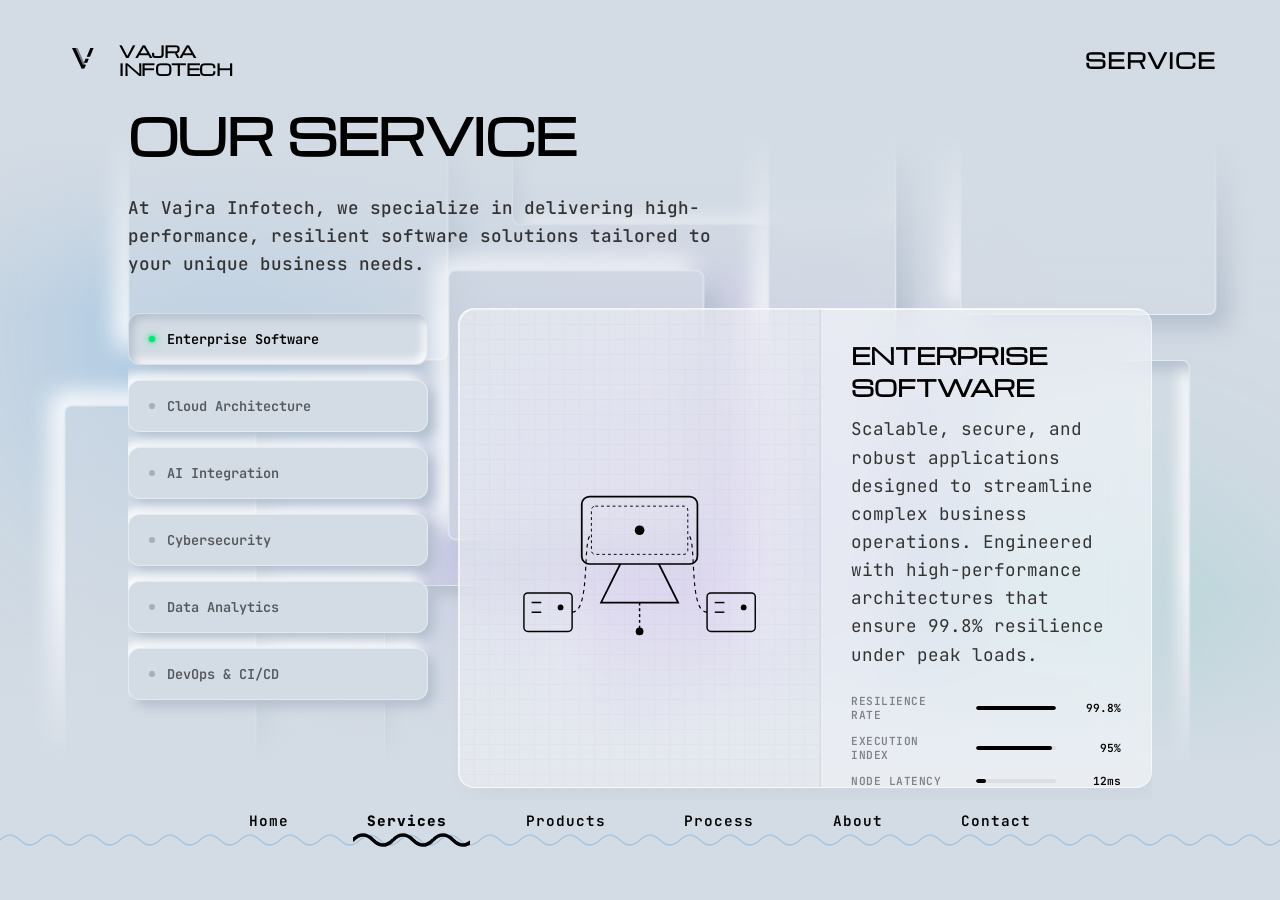
<file: service.html>
<!DOCTYPE html>
<html lang="en">

<head>
    <script>
        (function() {
            const fromIndex = sessionStorage.getItem('fromPageIndex');
            const fromTheme = sessionStorage.getItem('fromPageTheme');
            const currentPath = window.location.pathname.split('/').pop() || 'index.html';
            const pages = ['index.html', 'service.html', 'product.html', 'process.html', 'about.html', 'contact.html'];
            const currentIndex = pages.indexOf(currentPath);
            
            // Determine current page theme
            const isDarkPage = currentPath === 'product.html' || currentPath === 'about.html';
            let startColor = isDarkPage ? '#161616' : '#d3dbe4';
            
            if (fromIndex !== null) {
                const fromIdx = parseInt(fromIndex, 10);
                const isFromLeft = fromIdx < currentIndex;
                document.documentElement.classList.add(isFromLeft ? 'is-sliding-in-right' : 'is-sliding-in-left');
                // Use outgoing page's theme for seamless start
                startColor = fromTheme === 'dark' ? '#161616' : '#d3dbe4';
            }
            
            document.documentElement.style.backgroundColor = startColor;
            document.write('<style>html, body { background-color: ' + startColor + ' !important; }</style>');
        })();
    </script>
    <meta charset="UTF-8">
    <meta name="viewport" content="width=device-width, initial-scale=1.0">
    <title>Vajra Infotech | Services</title>
    <meta name="description" content="Vajra Infotech Services - Cutting-edge technology solutions.">

    <!-- Google Fonts -->
    <link rel="preconnect" href="https://fonts.googleapis.com">
    <link rel="preconnect" href="https://fonts.gstatic.com" crossorigin>
    <link
        href="https://fonts.googleapis.com/css2?family=Outfit:wght@300;800&family=Michroma&family=JetBrains+Mono:wght@300;500;600;800&family=Syncopate:wght@700&display=swap"
        rel="stylesheet">

    <link rel="stylesheet" href="style.css">
</head>

<body class="service-page">

    <!-- Page Reveal Overlay (Cinematic Seamless Transition) -->
    <div id="page-reveal-overlay"></div>

    <!-- Neumorphic 3D Background -->
    <div class="neu-bg-container">
        <!-- Seamless conveyor wrapper for infinite panning background -->
        <div class="neu-blocks-conveyor">
            <!-- First Panorama Set (0 to 100vw) -->
            <div class="neu-block-group">
                <div class="neu-block" style="width: 25vw; height: 35vh; top: 5vh; left: 10vw;"></div>
                <div class="neu-block" style="width: 15vw; height: 40vh; top: 45vh; left: 5vw;"></div>
                <div class="neu-block-inset" style="width: 30vw; height: 15vh; top: 10vh; left: 40vw;"></div>
                <div class="neu-block" style="width: 20vw; height: 30vh; top: 30vh; left: 35vw;"></div>
                <div class="neu-block-inset" style="width: 15vw; height: 25vh; top: 65vh; left: 30vw;"></div>
                <div class="neu-block" style="width: 10vw; height: 60vh; top: 15vh; left: 60vw;"></div>
                <div class="neu-block" style="width: 20vw; height: 25vh; top: 10vh; left: 75vw;"></div>
                <div class="neu-block-inset" style="width: 18vw; height: 45vh; top: 40vh; left: 75vw;"></div>
                <div class="neu-block" style="width: 15vw; height: 15vh; top: 80vh; left: 55vw;"></div>
            </div>
            <!-- Second Panorama Set (100vw to 200vw - offset exactly by +100vw for flawless seamless reset) -->
            <div class="neu-block-group">
                <div class="neu-block" style="width: 25vw; height: 35vh; top: 5vh; left: 110vw;"></div>
                <div class="neu-block" style="width: 15vw; height: 40vh; top: 45vh; left: 105vw;"></div>
                <div class="neu-block-inset" style="width: 30vw; height: 15vh; top: 10vh; left: 140vw;"></div>
                <div class="neu-block" style="width: 20vw; height: 30vh; top: 30vh; left: 135vw;"></div>
                <div class="neu-block-inset" style="width: 15vw; height: 25vh; top: 65vh; left: 130vw;"></div>
                <div class="neu-block" style="width: 10vw; height: 60vh; top: 15vh; left: 160vw;"></div>
                <div class="neu-block" style="width: 20vw; height: 25vh; top: 10vh; left: 175vw;"></div>
                <div class="neu-block-inset" style="width: 18vw; height: 45vh; top: 40vh; left: 175vw;"></div>
                <div class="neu-block" style="width: 15vw; height: 15vh; top: 80vh; left: 155vw;"></div>
            </div>
        </div>
        
        <!-- Ambient Glowing Nebulas (service.html only) -->
        <div class="ambient-glow-orb glow-blue"></div>
        <div class="ambient-glow-orb glow-cyan"></div>
        <div class="ambient-glow-orb glow-violet"></div>

        <!-- Floating Behind Background Shapes (service.html only) -->
        <div class="floating-shapes-container">
            <div class="float-shape" style="top: 15%; animation-duration: 22s; animation-delay: -2s;">
                <div class="shape-inner shape-circle-dashed"></div>
            </div>
            <div class="float-shape" style="top: 35%; animation-duration: 18s; animation-delay: -5s;">
                <div class="shape-inner shape-diamond"></div>
            </div>
            <div class="float-shape" style="top: 55%; animation-duration: 25s; animation-delay: -10s;">
                <div class="shape-inner shape-grid"></div>
            </div>
            <div class="float-shape" style="top: 25%; animation-duration: 16s; animation-delay: -8s;">
                <div class="shape-inner shape-crosshair"></div>
            </div>
            <div class="float-shape" style="top: 75%; animation-duration: 20s; animation-delay: -12s;">
                <div class="shape-inner shape-circle-glowing"></div>
            </div>
            <div class="float-shape" style="top: 65%; animation-duration: 15s; animation-delay: -3s;">
                <div class="shape-inner shape-diamond-small"></div>
            </div>
            <div class="float-shape" style="top: 5%; animation-duration: 28s; animation-delay: -15s;">
                <div class="shape-inner shape-grid-large"></div>
            </div>
            <div class="float-shape" style="top: 80%; animation-duration: 24s; animation-delay: -6s;">
                <div class="shape-inner shape-crosshair-large"></div>
            </div>
        </div>
    </div>

    <div id="overlay">
        <!-- Small header for service page -->
        <header class="service-header"
            style="position: absolute; top: 40px; left: 5%; right: 5%; z-index: 20; display: flex; justify-content: space-between; align-items: center;">
            <a href="index.html"
                style="text-decoration: none; color: black; display: flex; align-items: center; gap: 15px;">
                <svg viewBox="0 0 100 100" style="width: 40px; height: 40px;">
                    <!-- 3D Shadow side facets (transparent overlay) -->
                    <path d="M29 20 L34 20 L53 63 L48 63 Z" fill="currentColor" opacity="0.45"/>
                    <path d="M66 20 L70 20 L61 42 L57 42 Z" fill="currentColor" opacity="0.45"/>
                    <path d="M54 47 L58 47 L54 57 L50 57 Z" fill="currentColor" opacity="0.45"/>
                    <path d="M47 62 L51 62 L47 71 L43 71 Z" fill="currentColor" opacity="0.45"/>
                    <!-- Front plates -->
                    <path d="M44 71 L20 20 L29 20 L48 63 Z" fill="currentColor"/>
                    <path d="M74 20 L66 20 L57 42 L65 42 Z" fill="currentColor"/>
                    <path d="M62 47 L54 47 L50 57 L58 57 Z" fill="currentColor"/>
                    <path d="M55 62 L47 62 L43 71 L51 71 Z" fill="currentColor"/>
                </svg>
                <div
                    style="font-family: var(--font-brand); font-size: 1rem; font-weight: 700; line-height: 1.1; letter-spacing: -0.5px;">
                    VAJRA<br>INFOTECH</div>
            </a>
            <div
                style="font-family: var(--font-brand); font-size: 1.25rem; font-weight: 900; line-height: 1.1; letter-spacing: 1px; color: black; text-transform: uppercase;">
                SERVICE</div>
        </header>

        <div class="service-content">
            <h1 class="main-title">Our Service</h1>
            <p class="service-subtitle">At Vajra Infotech, we specialize in delivering high-performance, resilient
                software solutions tailored to your unique business needs.</p>

            <div class="console-wrapper">
                <!-- Left: Selector Panel -->
                <div class="console-selector-panel">
                    <button class="console-selector-btn active" data-service="enterprise">
                        <span class="status-led"></span>
                        <span class="btn-text">Enterprise Software</span>
                    </button>
                    <button class="console-selector-btn" data-service="cloud">
                        <span class="status-led"></span>
                        <span class="btn-text">Cloud Architecture</span>
                    </button>
                    <button class="console-selector-btn" data-service="ai">
                        <span class="status-led"></span>
                        <span class="btn-text">AI Integration</span>
                    </button>
                    <button class="console-selector-btn" data-service="cybersecurity">
                        <span class="status-led"></span>
                        <span class="btn-text">Cybersecurity</span>
                    </button>
                    <button class="console-selector-btn" data-service="analytics">
                        <span class="status-led"></span>
                        <span class="btn-text">Data Analytics</span>
                    </button>
                    <button class="console-selector-btn" data-service="devops">
                        <span class="status-led"></span>
                        <span class="btn-text">DevOps & CI/CD</span>
                    </button>
                </div>


                <!-- Right: Glassmorphic HUD Panel -->
                <div class="console-hud-panel">


                    <div class="hud-body">
                        <!-- Left inside HUD: Interactive SVG Blueprint / Diagram -->
                        <div class="hud-blueprint-area">
                            <div class="blueprint-canvas-wrapper" id="blueprintWrapper">
                                <!-- Dynamic SVGs will load here -->
                            </div>
                            <div class="tech-grid-overlay"></div>
                            <!-- Live Interactive CAD Crosshair Tracker -->
                            <div class="blueprint-crosshair-h"></div>
                            <div class="blueprint-crosshair-v"></div>
                            <div class="blueprint-coords"></div>
                        </div>

                        <!-- Right inside HUD: Descriptive Text & Stats -->
                        <div class="hud-details-area">
                            <div class="hud-details-content">
                                <h2 class="hud-service-title" id="hudServiceTitle">Enterprise Software</h2>
                                <p class="hud-service-desc" id="hudServiceDesc">Scalable, secure, and robust
                                    applications designed to streamline complex business operations. Engineered with
                                    high-performance architectures that ensure 99.8% resilience under peak loads.</p>

                                <div class="hud-stats-container">
                                    <div class="hud-stat-row">
                                        <span class="stat-label">RESILIENCE RATE</span>
                                        <div class="stat-bar-outer">
                                            <div class="stat-bar-inner" id="statResilience" style="width: 99.8%;"></div>
                                        </div>
                                        <span class="stat-value" id="valResilience">99.8%</span>
                                    </div>
                                    <div class="hud-stat-row">
                                        <span class="stat-label">EXECUTION INDEX</span>
                                        <div class="stat-bar-outer">
                                            <div class="stat-bar-inner" id="statExecution" style="width: 95%;"></div>
                                        </div>
                                        <span class="stat-value" id="valExecution">95%</span>
                                    </div>
                                    <div class="hud-stat-row">
                                        <span class="stat-label">NODE LATENCY</span>
                                        <div class="stat-bar-outer">
                                            <div class="stat-bar-inner" id="statLatency" style="width: 12%;"></div>
                                        </div>
                                        <span class="stat-value" id="valLatency">12ms</span>
                                    </div>
                                </div>



                            </div>
                        </div>
                    </div>
                    </div>
                </div>
            </div>
        </div>

        <nav class="main-nav visible" id="mainNav">
            <a href="index.html" data-index="0">Home</a>
            <a href="service.html" class="nav-active" data-index="1">Services</a>
            <a href="product.html" class="product-link" data-index="2">Products</a>
            <a href="process.html" data-index="3">Process</a>
            <a href="about.html" data-index="4">About</a>
            <a href="contact.html" data-index="5">Contact</a>

            <!-- The Liquid Mercury Indicator -->
            <div class="mercury-indicator no-transition" id="mercuryIndicator" style="opacity: 0;"></div>
        </nav>

        <!-- Subtle base line for the indicator to travel on -->
        <div class="indicator-track" style="opacity: 1;"></div>
    </div>

    <!-- Reverse Page Transition Overlay (Home) -->
    <div id="page-transition-overlay-reverse">
        <div class="transition-bg-wrapper">
            <div id="bg-design-layer">
                <div id="interactive-backlight"></div>
                <div class="ambient-glow"></div>
                <div class="ambient-glow glow-2"></div>
                <div class="dark-tech-panel panel-1"></div>
                <div class="dark-tech-panel panel-2"></div>
                <div class="dark-tech-panel panel-3"></div>
                <div class="dark-tech-panel panel-4"></div>
                <div class="dark-tech-panel panel-5"></div>
                <div class="dark-tech-panel panel-6"></div>
                <div class="dark-tech-panel panel-7"></div>
                <div class="data-node node-1"></div>
                <div class="data-node node-2"></div>
                <div class="data-node node-3"></div>
                <div class="light-streak streak-1"></div>
                <div class="light-streak streak-2"></div>
                <div class="light-streak streak-3"></div>
                <div class="light-streak streak-4"></div>
            </div>
        </div>
        <div class="transition-line"></div>
        <div class="transition-content-fixed">
            <nav class="main-nav visible" id="transitionNavReverse">
                <a href="index.html" class="nav-active" data-index="0">Home</a>
                <a href="service.html" data-index="1">Services</a>
                <a href="product.html" data-index="2">Products</a>
                <a href="process.html" data-index="3">Process</a>
                <a href="about.html" data-index="4">About</a>
                <a href="contact.html" data-index="5">Contact</a>
                <div class="mercury-indicator" id="transitionIndicatorReverse" style="opacity: 1;"></div>
            </nav>
        </div>
    </div>

    <!-- Product Page Transition Overlay -->
    <div id="page-transition-overlay-product">
        <div class="transition-bg-wrapper">
            <div class="neu-bg-container">
                <div class="ambient-glow-orb glow-blue"></div>
                <div class="ambient-glow-orb glow-cyan"></div>
                <div class="ambient-glow-orb glow-violet"></div>
                <div class="neu-block" style="width: 25vw; height: 35vh; top: 5vh; left: 10vw;"></div>
                <div class="neu-block" style="width: 15vw; height: 40vh; top: 45vh; left: 5vw;"></div>
                <div class="neu-block-inset" style="width: 30vw; height: 15vh; top: 10vh; left: 40vw;"></div>
                <div class="neu-block" style="width: 20vw; height: 30vh; top: 30vh; left: 35vw;"></div>
                <div class="neu-block-inset" style="width: 15vw; height: 25vh; top: 65vh; left: 30vw;"></div>
                <div class="neu-block" style="width: 10vw; height: 60vh; top: 15vh; left: 60vw;"></div>
                <div class="neu-block" style="width: 20vw; height: 25vh; top: 10vh; left: 75vw;"></div>
                <div class="neu-block-inset" style="width: 18vw; height: 45vh; top: 40vh; left: 75vw;"></div>
                <div class="neu-block" style="width: 15vw; height: 15vh; top: 80vh; left: 55vw;"></div>
            </div>
        </div>
        <div class="transition-line"></div>
        <div class="transition-content-fixed">
            <nav class="main-nav visible" id="transitionNavProduct">
                <a href="index.html" data-index="0">Home</a>
                <a href="service.html" data-index="1">Services</a>
                <a href="product.html" class="nav-active" data-index="2">Products</a>
                <a href="process.html" data-index="3">Process</a>
                <a href="about.html" data-index="4">About</a>
                <a href="contact.html" data-index="5">Contact</a>
                <div class="mercury-indicator" id="transitionIndicatorProduct" style="opacity: 1;"></div>
            </nav>
        </div>
    </div>

    <!-- Process Page Transition Overlay -->
    <div id="page-transition-overlay-process">
        <div class="transition-bg-wrapper">
            <div class="neu-bg-container">
                <div class="ambient-glow-orb glow-blue"></div>
                <div class="ambient-glow-orb glow-cyan"></div>
                <div class="ambient-glow-orb glow-violet"></div>
                <div class="neu-block" style="width: 25vw; height: 35vh; top: 5vh; left: 10vw;"></div>
                <div class="neu-block" style="width: 15vw; height: 40vh; top: 45vh; left: 5vw;"></div>
                <div class="neu-block-inset" style="width: 30vw; height: 15vh; top: 10vh; left: 40vw;"></div>
                <div class="neu-block" style="width: 20vw; height: 30vh; top: 30vh; left: 35vw;"></div>
                <div class="neu-block-inset" style="width: 15vw; height: 25vh; top: 65vh; left: 30vw;"></div>
                <div class="neu-block" style="width: 10vw; height: 60vh; top: 15vh; left: 60vw;"></div>
                <div class="neu-block" style="width: 20vw; height: 25vh; top: 10vh; left: 75vw;"></div>
                <div class="neu-block-inset" style="width: 18vw; height: 45vh; top: 40vh; left: 75vw;"></div>
                <div class="neu-block" style="width: 15vw; height: 15vh; top: 80vh; left: 55vw;"></div>
            </div>
        </div>
        <div class="transition-line"></div>
        <div class="transition-content-fixed">
            <nav class="main-nav visible" id="transitionNavProcess">
                <a href="index.html" data-index="0">Home</a>
                <a href="service.html" data-index="1">Services</a>
                <a href="product.html" data-index="2">Products</a>
                <a href="process.html" class="nav-active" data-index="3">Process</a>
                <a href="about.html" data-index="4">About</a>
                <a href="contact.html" data-index="5">Contact</a>
                <div class="mercury-indicator" id="transitionIndicatorProcess" style="opacity: 1;"></div>
            </nav>
        </div>
    </div>

    <!-- About Page Transition Overlay -->
    <div id="page-transition-overlay-about">
        <div class="transition-bg-wrapper">
            <div class="neu-bg-container">
                <div class="ambient-glow-orb glow-blue"></div>
                <div class="ambient-glow-orb glow-cyan"></div>
                <div class="ambient-glow-orb glow-violet"></div>
                <div class="neu-block" style="width: 25vw; height: 35vh; top: 5vh; left: 10vw;"></div>
                <div class="neu-block" style="width: 15vw; height: 40vh; top: 45vh; left: 5vw;"></div>
                <div class="neu-block-inset" style="width: 30vw; height: 15vh; top: 10vh; left: 40vw;"></div>
                <div class="neu-block" style="width: 20vw; height: 30vh; top: 30vh; left: 35vw;"></div>
                <div class="neu-block-inset" style="width: 15vw; height: 25vh; top: 65vh; left: 30vw;"></div>
                <div class="neu-block" style="width: 10vw; height: 60vh; top: 15vh; left: 60vw;"></div>
                <div class="neu-block" style="width: 20vw; height: 25vh; top: 10vh; left: 75vw;"></div>
                <div class="neu-block-inset" style="width: 18vw; height: 45vh; top: 40vh; left: 75vw;"></div>
                <div class="neu-block" style="width: 15vw; height: 15vh; top: 80vh; left: 55vw;"></div>
            </div>
        </div>
        <div class="transition-line"></div>
        <div class="transition-content-fixed">
            <nav class="main-nav visible" id="transitionNavAbout">
                <a href="index.html" data-index="0">Home</a>
                <a href="service.html" data-index="1">Services</a>
                <a href="product.html" data-index="2">Products</a>
                <a href="process.html" data-index="3">Process</a>
                <a href="about.html" class="nav-active" data-index="4">About</a>
                <a href="contact.html" data-index="5">Contact</a>
                <div class="mercury-indicator" id="transitionIndicatorAbout" style="opacity: 1;"></div>
            </nav>
        </div>
    </div>

    <!-- Contact Page Transition Overlay -->
    <div id="page-transition-overlay-contact">
        <div class="transition-bg-wrapper">
            <div class="neu-bg-container">
                <div class="ambient-glow-orb glow-blue"></div>
                <div class="ambient-glow-orb glow-cyan"></div>
                <div class="ambient-glow-orb glow-violet"></div>
                <div class="neu-block" style="width: 25vw; height: 35vh; top: 5vh; left: 10vw;"></div>
                <div class="neu-block" style="width: 15vw; height: 40vh; top: 45vh; left: 5vw;"></div>
                <div class="neu-block-inset" style="width: 30vw; height: 15vh; top: 10vh; left: 40vw;"></div>
                <div class="neu-block" style="width: 20vw; height: 30vh; top: 30vh; left: 35vw;"></div>
                <div class="neu-block-inset" style="width: 15vw; height: 25vh; top: 65vh; left: 30vw;"></div>
                <div class="neu-block" style="width: 10vw; height: 60vh; top: 15vh; left: 60vw;"></div>
                <div class="neu-block" style="width: 20vw; height: 25vh; top: 10vh; left: 75vw;"></div>
                <div class="neu-block-inset" style="width: 18vw; height: 45vh; top: 40vh; left: 75vw;"></div>
                <div class="neu-block" style="width: 15vw; height: 15vh; top: 80vh; left: 55vw;"></div>
            </div>
        </div>
        <div class="transition-line"></div>
        <div class="transition-content-fixed">
            <nav class="main-nav visible" id="transitionNavContact">
                <a href="index.html" data-index="0">Home</a>
                <a href="service.html" data-index="1">Services</a>
                <a href="product.html" data-index="2">Products</a>
                <a href="process.html" data-index="3">Process</a>
                <a href="about.html" data-index="4">About</a>
                <a href="contact.html" class="nav-active" data-index="5">Contact</a>
                <div class="mercury-indicator" id="transitionIndicatorContact" style="opacity: 1;"></div>
            </nav>
        </div>
    </div>

    <script>
        // Set initial indicator position
        document.addEventListener('DOMContentLoaded', () => {
            const indicator = document.getElementById('mercuryIndicator');
            const activeLink = document.querySelector('.nav-active');

            if (activeLink && indicator) {
                const moveIndicator = (element) => {
                    const rect = element.getBoundingClientRect();
                    const navRect = document.getElementById('mainNav').getBoundingClientRect();
                    indicator.style.width = `${rect.width}px`;
                    indicator.style.left = `${rect.left - navRect.left}px`;
                };

                // Position instantly without transition on page load
                indicator.classList.add('no-transition');
                moveIndicator(activeLink);
                // Force a reflow
                indicator.offsetHeight;
                indicator.style.opacity = '1';

                // Restore hover transitions
                setTimeout(() => {
                    indicator.classList.remove('no-transition');
                }, 50);

                // Add hover listeners to all links
                const navLinks = document.querySelectorAll('.main-nav a');
                navLinks.forEach(link => {
                    link.addEventListener('mouseenter', () => moveIndicator(link));
                    link.addEventListener('mouseleave', () => {
                        const currentActive = document.querySelector('.nav-active');
                        if (currentActive) moveIndicator(currentActive);
                    });
                });

                // Add click listener for Home button slide-out
                const homeLinks = document.querySelectorAll('a[href="index.html"]');
                homeLinks.forEach(link => {
                    link.addEventListener('click', function (e) {
                        e.preventDefault();

                        // 1. Synchronize the reverse transition indicator
                        const homeTransLink = document.querySelector('#transitionNavReverse a[href="index.html"]');
                        const transitionIndicatorReverse = document.getElementById('transitionIndicatorReverse');
                        if (homeTransLink && transitionIndicatorReverse) {
                            const rect = homeTransLink.getBoundingClientRect();
                            const navRect = document.getElementById('transitionNavReverse').getBoundingClientRect();
                            transitionIndicatorReverse.style.width = `${rect.width}px`;
                            transitionIndicatorReverse.style.left = `${rect.left - navRect.left}px`;
                        }

                        // 2. Set sessionStorage flag for index.html to slide-in from left
                        sessionStorage.setItem('fromServices', 'true');

                        // 3. Add smooth background blend override to dark color
                        document.body.classList.add('bg-transition-blend');
                        document.documentElement.classList.add('bg-transition-blend');
                        document.body.style.setProperty('background-color', '#050505', 'important');
                        document.documentElement.style.setProperty('background-color', '#050505', 'important');

                        // 4. Slide out Services elements to the right
                        const serviceElements = [
                            document.querySelector('.neu-bg-container'),
                            document.getElementById('overlay')
                        ];
                        serviceElements.forEach(el => {
                            if (el) el.classList.add('slide-out-right');
                        });

                        // 5. Navigate back to index.html after slide completes (600ms)
                        setTimeout(() => {
                            window.location.href = 'index.html';
                        }, 600);
                    });
                });


            }

            // --- Tactical Services Console Controller ---
            const servicesData = {
                enterprise: {
                    title: "Enterprise Software",
                    desc: "Scalable, secure, and robust applications designed to streamline complex business operations. Engineered with high-performance architectures that ensure 99.8% resilience under peak loads.",
                    stats: { resilience: "99.8%", execution: "95%", latency: "12ms", wR: 99.8, wE: 95, wL: 12 }
                },
                cloud: {
                    title: "Cloud Architecture",
                    desc: "Modern, cloud-native infrastructure guaranteeing high availability, horizontal scaling, and low latency. Utilizing microservices orchestration to deliver bulletproof deployments across major providers.",
                    stats: { resilience: "99.99%", execution: "92%", latency: "8ms", wR: 99.99, wE: 92, wL: 8 }
                },
                ai: {
                    title: "AI Integration",
                    desc: "Leveraging cutting-edge artificial intelligence, deep learning models, and cognitive computing pathways to automate workflows, process massive datasets, and enhance business intelligence.",
                    stats: { resilience: "97.5%", execution: "99%", latency: "45ms", wR: 97.5, wE: 99, wL: 45 }
                },
                cybersecurity: {
                    title: "Cybersecurity",
                    desc: "Advanced multi-layered threat protection, real-time intrusion detection, and zero-trust security frameworks. Engineered to proactively protect critical data and mitigate technical risk.",
                    stats: { resilience: "99.999%", execution: "98%", latency: "1.5ms", wR: 99.999, wE: 98, wL: 2 }
                },
                analytics: {
                    title: "Data Analytics",
                    desc: "Transforming high-throughput data streams into actionable intelligence using custom pipeline models, statistical regressions, and responsive visual analytical representations.",
                    stats: { resilience: "99.2%", execution: "94%", latency: "18ms", wR: 99.2, wE: 94, wL: 18 }
                },
                devops: {
                    title: "DevOps & CI/CD",
                    desc: "Automated container pipelines, unified version delivery, infrastructure-as-code deployment, and strict testing gates guaranteeing ultra-rapid software integration cycles.",
                    stats: { resilience: "99.5%", execution: "97%", latency: "14ms", wR: 99.5, wE: 97, wL: 14 }
                }
            };

            const blueprints = {
                enterprise: `<svg viewBox="0 0 300 240" fill="none" xmlns="http://www.w3.org/2000/svg">
                    <rect x="90" y="50" width="120" height="70" rx="8" stroke="black" stroke-width="1.8" />
                    <rect x="100" y="60" width="100" height="50" rx="4" stroke="black" stroke-width="1" stroke-dasharray="3 3" />
                    <path d="M 130 120 L 110 160 H 190 L 170 120" stroke="black" stroke-width="1.8" />
                    <rect x="30" y="150" width="50" height="40" rx="4" stroke="black" stroke-width="1.5" />
                    <line x1="38" y1="160" x2="48" y2="160" stroke="black" stroke-width="1.5" />
                    <line x1="38" y1="170" x2="48" y2="170" stroke="black" stroke-width="1.5" />
                    <circle cx="68" cy="165" r="3" fill="black" />
                    <path d="M 80 170 C 100 170, 90 90, 100 90" stroke="black" stroke-width="1.2" stroke-dasharray="4 4" />
                    <rect x="220" y="150" width="50" height="40" rx="4" stroke="black" stroke-width="1.5" />
                    <line x1="228" y1="160" x2="238" y2="160" stroke="black" stroke-width="1.5" />
                    <line x1="228" y1="170" x2="238" y2="170" stroke="black" stroke-width="1.5" />
                    <circle cx="258" cy="165" r="3" fill="black" />
                    <path d="M 220 170 C 200 170, 210 90, 200 90" stroke="black" stroke-width="1.2" stroke-dasharray="4 4" />
                    <circle cx="150" cy="85" r="5" fill="black" />
                    <line x1="150" y1="160" x2="150" y2="190" stroke="black" stroke-width="1.5" stroke-dasharray="3 3" />
                    <circle cx="150" cy="190" r="4" fill="black" />
                </svg>`,
                cloud: `<svg viewBox="0 0 300 240" fill="none" xmlns="http://www.w3.org/2000/svg">
                    <path d="M 120 110 A 20 20 0 0 1 150 90 A 25 25 0 0 1 190 100 A 20 20 0 0 1 200 120 A 15 15 0 0 1 195 140 H 105 A 15 15 0 0 1 100 120 A 20 20 0 0 1 120 110 Z" stroke="black" stroke-width="1.8" stroke-linejoin="round" />
                    <circle cx="150" cy="120" r="10" stroke="black" stroke-width="1" stroke-dasharray="2 2" />
                    <circle cx="150" cy="120" r="65" stroke="black" stroke-width="1" stroke-dasharray="5 5" />
                    <g transform="translate(85, 120)">
                        <circle cx="0" cy="0" r="12" fill="white" stroke="black" stroke-width="1.5" />
                        <circle cx="0" cy="0" r="4" fill="black" />
                    </g>
                    <g transform="translate(182.5, 65)">
                        <circle cx="0" cy="0" r="12" fill="white" stroke="black" stroke-width="1.5" />
                        <rect x="-5" y="-5" width="10" height="10" stroke="black" stroke-width="1.2" />
                    </g>
                    <g transform="translate(200, 160)">
                        <circle cx="0" cy="0" r="12" fill="white" stroke="black" stroke-width="1.5" />
                        <line x1="-6" y1="0" x2="6" y2="0" stroke="black" stroke-width="1.5" />
                        <line x1="0" y1="-6" x2="0" y2="6" stroke="black" stroke-width="1.5" />
                    </g>
                    <line x1="150" y1="20" x2="150" y2="55" stroke="black" stroke-width="1" stroke-dasharray="2 2" />
                    <line x1="150" y1="185" x2="150" y2="220" stroke="black" stroke-width="1" stroke-dasharray="2 2" />
                </svg>`,
                ai: `<svg viewBox="0 0 300 240" fill="none" xmlns="http://www.w3.org/2000/svg">
                    <circle cx="150" cy="120" r="22" stroke="black" stroke-width="1.8" stroke-dasharray="2 2" />
                    <circle cx="150" cy="120" r="14" stroke="black" stroke-width="1.8" />
                    <circle cx="150" cy="120" r="5" fill="black" />
                    <circle cx="80" cy="70" r="8" fill="white" stroke="black" stroke-width="1.5" />
                    <circle cx="220" cy="70" r="8" fill="white" stroke="black" stroke-width="1.5" />
                    <circle cx="70" cy="160" r="8" fill="white" stroke="black" stroke-width="1.5" />
                    <circle cx="230" cy="160" r="8" fill="white" stroke="black" stroke-width="1.5" />
                    <circle cx="150" cy="50" r="6" fill="black" />
                    <circle cx="150" cy="190" r="6" fill="black" />
                    <line x1="150" y1="120" x2="80" y2="70" stroke="black" stroke-width="1.5" />
                    <line x1="150" y1="120" x2="220" y2="70" stroke="black" stroke-width="1.5" />
                    <line x1="150" y1="120" x2="70" y2="160" stroke="black" stroke-width="1.5" />
                    <line x1="150" y1="120" x2="230" y2="160" stroke="black" stroke-width="1.5" />
                    <line x1="150" y1="120" x2="150" y2="50" stroke="black" stroke-width="1.5" />
                    <line x1="150" y1="120" x2="150" y2="190" stroke="black" stroke-width="1.5" />
                    <line x1="80" y1="70" x2="150" y2="50" stroke="black" stroke-width="1" stroke-dasharray="3 3" />
                    <line x1="220" y1="70" x2="150" y2="50" stroke="black" stroke-width="1" stroke-dasharray="3 3" />
                    <line x1="70" y1="160" x2="150" y2="190" stroke="black" stroke-width="1" stroke-dasharray="3 3" />
                    <line x1="230" y1="160" x2="150" y2="190" stroke="black" stroke-width="1" stroke-dasharray="3 3" />
                    <line x1="80" y1="70" x2="70" y2="160" stroke="black" stroke-width="1" stroke-dasharray="3 3" />
                    <line x1="220" y1="70" x2="230" y2="160" stroke="black" stroke-dasharray="3 3" />
                </svg>`,
                cybersecurity: `<svg viewBox="0 0 300 240" fill="none" xmlns="http://www.w3.org/2000/svg">
                    <path d="M 150 50 L 215 90 V 160 L 150 205 L 85 160 V 90 Z" stroke="black" stroke-width="1.8" />
                    <circle cx="150" cy="130" r="45" stroke="black" stroke-width="1" stroke-dasharray="4 4" />
                    <circle cx="150" cy="130" r="30" stroke="black" stroke-width="1.5" />
                    <circle cx="150" cy="130" r="8" fill="black" />
                    <line x1="150" y1="60" x2="150" y2="200" stroke="black" stroke-width="1" stroke-dasharray="2 2" />
                    <line x1="90" y1="130" x2="210" y2="130" stroke="black" stroke-width="1" stroke-dasharray="2 2" />
                    <circle cx="215" cy="90" r="3" fill="black" />
                    <circle cx="85" cy="160" r="3" fill="black" />
                </svg>`,
                analytics: `<svg viewBox="0 0 300 240" fill="none" xmlns="http://www.w3.org/2000/svg">
                    <path d="M 40 190 Q 110 150, 160 90 T 260 50" stroke="black" stroke-width="2" />
                    <line x1="40" y1="200" x2="260" y2="200" stroke="black" stroke-width="1.5" />
                    <line x1="40" y1="40" x2="40" y2="200" stroke="black" stroke-width="1.5" />
                    <line x1="95" y1="40" x2="95" y2="200" stroke="black" stroke-width="1" stroke-dasharray="3 3" />
                    <line x1="150" y1="40" x2="150" y2="200" stroke="black" stroke-width="1" stroke-dasharray="3 3" />
                    <line x1="205" y1="40" x2="205" y2="200" stroke="black" stroke-width="1" stroke-dasharray="3 3" />
                    <rect x="65" y="140" width="16" height="60" fill="white" stroke="black" stroke-width="1.5" />
                    <rect x="120" y="110" width="16" height="90" fill="white" stroke="black" stroke-width="1.5" />
                    <rect x="175" y="70" width="16" height="130" fill="white" stroke="black" stroke-width="1.5" />
                    <rect x="230" y="45" width="16" height="155" fill="white" stroke="black" stroke-width="1.5" />
                    <circle cx="100" cy="148" r="5" fill="black" />
                    <circle cx="160" cy="90" r="5" fill="black" />
                    <circle cx="218" cy="62" r="5" fill="black" />
                </svg>`,
                devops: `<svg viewBox="0 0 300 240" fill="none" xmlns="http://www.w3.org/2000/svg">
                    <path d="M 100 120 C 50 60, 20 120, 100 120 C 180 120, 210 180, 200 120 C 190 60, 250 120, 200 120 C 150 120, 150 180, 100 120 Z" stroke="black" stroke-width="1.8" stroke-dasharray="6 4" />
                    <circle cx="100" cy="120" r="25" stroke="black" stroke-width="1" stroke-dasharray="2 2" />
                    <circle cx="200" cy="120" r="25" stroke="black" stroke-width="1" stroke-dasharray="2 2" />
                    <circle cx="55" cy="100" r="6" fill="white" stroke="black" stroke-width="1.5" />
                    <circle cx="100" cy="120" r="5" fill="black" />
                    <circle cx="145" cy="138" r="6" fill="white" stroke="black" stroke-width="1.5" />
                    <circle cx="200" cy="120" r="5" fill="black" />
                    <circle cx="245" cy="140" r="6" fill="white" stroke="black" stroke-width="1.5" />
                    <circle cx="150" cy="80" r="6" fill="black" />
                    <line x1="150" y1="80" x2="150" y2="120" stroke="black" stroke-width="1" stroke-dasharray="3 3" />
                </svg>`
            };


            // --- High-Fidelity Numeric Count-Up ---
            const animateValue = (elementId, end, duration, suffix) => {
                const obj = document.getElementById(elementId);
                if (!obj) return;
                
                const start = parseFloat(obj.textContent) || 0;
                let startTimestamp = null;
                const step = (timestamp) => {
                    if (!startTimestamp) startTimestamp = timestamp;
                    const progress = Math.min((timestamp - startTimestamp) / duration, 1);
                    const currentVal = start + progress * (end - start);
                    
                    if (Number.isInteger(end)) {
                        obj.textContent = Math.floor(currentVal) + suffix;
                    } else {
                        obj.textContent = currentVal.toFixed(1) + suffix;
                    }
                    
                    if (progress < 1) {
                        window.requestAnimationFrame(step);
                    }
                };
                window.requestAnimationFrame(step);
            };

            let currentActiveService = null;

            // --- Blueprint Transition Manager ---
            const loadBlueprintWithTransition = (serviceKey) => {
                const wrapper = document.getElementById('blueprintWrapper');
                if (!wrapper) return;
                
                // Load diagram instantly for snappy click responsiveness
                wrapper.innerHTML = blueprints[serviceKey];
            };

            // --- 3D Parallax Tilt Effect ---
            const apply3DTilt = (element, maxTiltDegrees = 4, hasTranslate = false) => {
                element.addEventListener('mousemove', (e) => {
                    const rect = element.getBoundingClientRect();
                    const x = e.clientX - rect.left;
                    const y = e.clientY - rect.top;
                    
                    const centerX = rect.width / 2;
                    const centerY = rect.height / 2;
                    
                    const rotateX = ((centerY - y) / centerY) * maxTiltDegrees;
                    const rotateY = ((x - centerX) / centerX) * maxTiltDegrees;
                    
                    const translateStr = hasTranslate ? 'translateY(-2px)' : '';
                    element.style.transform = `perspective(1000px) rotateX(${rotateX}deg) rotateY(${rotateY}deg) ${translateStr}`;
                    element.style.transition = 'transform 0.05s ease-out';
                });
                
                element.addEventListener('mouseleave', () => {
                    const translateStr = hasTranslate ? 'translateY(0)' : '';
                    element.style.transform = `perspective(1000px) rotateX(0deg) rotateY(0deg) ${translateStr}`;
                    element.style.transition = 'transform 0.5s ease-out';
                });
            };

            const selectService = (serviceKey) => {
                if (currentActiveService === serviceKey) return;
                currentActiveService = serviceKey;

                const data = servicesData[serviceKey];
                if (!data) return;

                // Toggle active classes on buttons
                const buttons = document.querySelectorAll('.console-selector-btn');
                buttons.forEach(btn => {
                    if (btn.getAttribute('data-service') === serviceKey) {
                        btn.classList.add('active');
                    } else {
                        btn.classList.remove('active');
                    }
                });

                // Update HUD content
                document.getElementById('hudServiceTitle').textContent = data.title;
                document.getElementById('hudServiceDesc').textContent = data.desc;

                // Update stat bars and labels
                document.getElementById('statResilience').style.width = `${data.stats.wR}%`;
                document.getElementById('statExecution').style.width = `${data.stats.wE}%`;
                document.getElementById('statLatency').style.width = `${data.stats.wL}%`;

                // Live telemetric roll ups
                animateValue('valResilience', parseFloat(data.stats.resilience), 500, '%');
                animateValue('valExecution', parseFloat(data.stats.execution), 500, '%');
                animateValue('valLatency', parseFloat(data.stats.latency), 500, data.stats.latency.includes('ms') ? 'ms' : '%');

                // Load blueprints SVG with smooth sliding transition
                loadBlueprintWithTransition(serviceKey);
            };

            // Add click listener to each selector button
            const selectorButtons = document.querySelectorAll('.console-selector-btn');
            selectorButtons.forEach(btn => {
                btn.addEventListener('click', () => {
                    const serviceKey = btn.getAttribute('data-service');
                    selectService(serviceKey);
                });
            });

            // Apply 3D Tilt interactivity
            selectorButtons.forEach(btn => apply3DTilt(btn, 6, true));
            
            const hudPanel = document.querySelector('.console-hud-panel');
            if (hudPanel) apply3DTilt(hudPanel, 1.5, false);

            // Live Interactive CAD Crosshair Tracker
            const blueprintArea = document.querySelector('.hud-blueprint-area');
            const crosshairH = document.querySelector('.blueprint-crosshair-h');
            const crosshairV = document.querySelector('.blueprint-crosshair-v');
            const coords = document.querySelector('.blueprint-coords');

            if (blueprintArea && crosshairH && crosshairV && coords) {
                blueprintArea.addEventListener('mousemove', (e) => {
                    const rect = blueprintArea.getBoundingClientRect();
                    const x = e.clientX - rect.left;
                    const y = e.clientY - rect.top;

                    crosshairH.style.top = `${y}px`;
                    crosshairV.style.left = `${x}px`;

                    coords.style.left = `${x + 15}px`;
                    coords.style.top = `${y + 15}px`;
                    coords.textContent = `[X: ${x.toFixed(0)} / Y: ${y.toFixed(0)}]`;
                });
            }



            // Load initial blueprint (Enterprise)
            selectService('enterprise');

            // Custom smooth slide-in transition check (Home <-> Services)
            if (sessionStorage.getItem('fromHome') === 'true') {
                sessionStorage.removeItem('fromHome');

                // Hide standard reveal overlay so it doesn't block the slide animation
                const revealOverlay = document.getElementById('page-reveal-overlay');
                if (revealOverlay) {
                    revealOverlay.style.display = 'none';
                }

                // Setup smooth background transition starting from dark Home color
                document.body.style.setProperty('background-color', '#050505', 'important');
                document.documentElement.style.setProperty('background-color', '#050505', 'important');
                document.body.classList.add('bg-transition-blend');
                document.documentElement.classList.add('bg-transition-blend');

                // Target Service page content containers
                const serviceElements = [
                    document.querySelector('.neu-bg-container'),
                    document.getElementById('overlay')
                ];

                // 1. Instantly position them at translateX(30vw) (from right)
                serviceElements.forEach(el => {
                    if (el) el.classList.add('slide-in-right-start');
                });

                // 2. Trigger the slide-in and background color blend on next frames
                requestAnimationFrame(() => {
                    requestAnimationFrame(() => {
                        // Smoothly transition background color to Services light gray
                        document.body.style.setProperty('background-color', '#d3dbe4', 'important');
                        document.documentElement.style.setProperty('background-color', '#d3dbe4', 'important');

                        // Animate elements from translateX(30vw) to translateX(0)
                        serviceElements.forEach(el => {
                            if (el) {
                                el.classList.remove('slide-in-right-start');
                                el.classList.add('slide-in-right-active');
                            }
                        });

                        // Clean up classes after animation completes (600ms)
                        setTimeout(() => {
                            document.body.classList.remove('bg-transition-blend');
                            document.documentElement.classList.remove('bg-transition-blend');
                            serviceElements.forEach(el => {
                                if (el) el.classList.remove('slide-in-right-active');
                            });
                        }, 600);
                    });
                });
            }
        });
    </script>
    <script src="page-transition.js"></script>
    <script src="cursor.js"></script>
</body>

</html>
</file>
<file: style.css>
/* 
    Vajra Infotech - Final Premium Design
    Includes: Liquid Mercury Nav, Vajra Circuit Logo, and Tech-Mesh Background
*/

:root {
    --primary-color: #ffffff;
    --secondary-color: #cccccc;
    --bg-dark: #050505;
    --accent-glow: rgba(255, 255, 255, 0.4);
    --font-main: 'JetBrains Mono', monospace;
    --font-brand: 'Michroma', sans-serif;
    --font-tech: 'JetBrains Mono', monospace;

    /* Navigation Line Adaptive Theme Colors */
    --nav-indicator-color: #ffffff;
    --nav-indicator-glow: rgba(255, 255, 255, 0.8);
    --nav-track-color: rgba(255, 255, 255, 0.15);
}

* {
    margin: 0;
    padding: 0;
    box-sizing: border-box;
    -webkit-user-select: none;
    /* Safari */
    -moz-user-select: none;
    /* Firefox */
    -ms-user-select: none;
    /* IE10+/Edge */
    user-select: none;
    /* Standard */
}

body,
html {
    width: 100%;
    height: 100%;
    overflow: hidden;
    background-color: var(--bg-dark);
    font-family: var(--font-main);
}

/* Background Design Layer */
#bg-design-layer {
    position: fixed;
    top: 0;
    left: 0;
    width: 100%;
    height: 100%;
    z-index: 1;
    background-color: #050505;
    background-image:
        radial-gradient(circle at 15% 50%, rgba(20, 20, 20, 0.8), transparent 40%),
        radial-gradient(circle at 85% 30%, rgba(30, 30, 30, 0.6), transparent 50%);
    overflow: hidden;
}

/* Dark Glassmorphism Geometric Panels */
.dark-tech-panel {
    position: absolute;
    background: rgba(15, 15, 15, 0.5);
    backdrop-filter: blur(25px);
    -webkit-backdrop-filter: blur(25px);
    border-radius: 16px;
    box-shadow:
        0 25px 50px rgba(0, 0, 0, 0.9),
        inset 0 1px 0 rgba(255, 255, 255, 0.03);
    animation: ambientFloat var(--float-duration, 20s) infinite ease-in-out;
}

/* Glowing Neon Edges */
.dark-tech-panel::after {
    content: '';
    position: absolute;
    top: -1px;
    left: -1px;
    right: -1px;
    bottom: -1px;
    border-radius: 16px;
    padding: 1px;
    background: linear-gradient(135deg, rgba(255, 255, 255, 0.35), transparent 40%, rgba(255, 255, 255, 0.15));
    box-shadow: 0 0 12px rgba(255, 255, 255, 0.12);
    -webkit-mask: linear-gradient(#fff 0 0) content-box, linear-gradient(#fff 0 0);
    -webkit-mask-composite: xor;
    mask: linear-gradient(#fff 0 0) content-box, linear-gradient(#fff 0 0);
    mask-composite: exclude;
    pointer-events: none;
    animation: panelEdgeGlow 8s infinite alternate ease-in-out;
}

@keyframes panelEdgeGlow {
    0% {
        opacity: 0.4;
        filter: drop-shadow(0 0 1px rgba(255, 255, 255, 0.05));
    }

    50% {
        opacity: 0.9;
        filter: drop-shadow(0 0 8px rgba(255, 255, 255, 0.3));
    }

    100% {
        opacity: 0.4;
        filter: drop-shadow(0 0 1px rgba(255, 255, 255, 0.05));
    }
}

.panel-1 {
    width: 35vw;
    height: 40vh;
    top: 15vh;
    left: 8vw;
    --float-x: 18px;
    --float-y: -25px;
    --float-r: 1.2deg;
    --float-duration: 22s;
}

.panel-2 {
    width: 25vw;
    height: 50vh;
    top: 35vh;
    right: 10vw;
    --float-x: -22px;
    --float-y: 18px;
    --float-r: -1.5deg;
    --float-duration: 26s;
    animation-delay: -3s;
}

.panel-3 {
    width: 40vw;
    height: 25vh;
    bottom: 10vh;
    left: 25vw;
    --float-x: 15px;
    --float-y: -15px;
    --float-r: 0.8deg;
    --float-duration: 20s;
    animation-delay: -6s;
}

.panel-4 {
    width: 15vw;
    height: 30vh;
    top: 5vh;
    right: 40vw;
    --float-x: -12px;
    --float-y: 22px;
    --float-r: -1deg;
    --float-duration: 24s;
    animation-delay: -9s;
}

.panel-5 {
    width: 10vw;
    height: 8vh;
    top: 60vh;
    left: 12vw;
    --float-x: 8px;
    --float-y: -10px;
    --float-r: 1.5deg;
    --float-duration: 18s;
    animation-delay: -12s;
}

.panel-6 {
    width: 18vw;
    height: 4vh;
    top: 25vh;
    left: 45vw;
    --float-x: 20px;
    --float-y: 8px;
    --float-r: 0.5deg;
    --float-duration: 28s;
    animation-delay: -15s;
}

.panel-7 {
    width: 12vw;
    height: 15vh;
    bottom: 15vh;
    right: 28vw;
    --float-x: -15px;
    --float-y: 12px;
    --float-r: -1.2deg;
    --float-duration: 21s;
    animation-delay: -18s;
}

@keyframes ambientFloat {
    0% {
        transform: translate3d(0, 0, 0) rotate(0deg);
    }

    33% {
        transform: translate3d(calc(var(--float-x) * 0.8), calc(var(--float-y) * 0.8), 0) rotate(calc(var(--float-r) * 0.6));
    }

    66% {
        transform: translate3d(calc(var(--float-x) * -0.6), calc(var(--float-y) * -0.6), 0) rotate(calc(var(--float-r) * -0.5));
    }

    100% {
        transform: translate3d(0, 0, 0) rotate(0deg);
    }
}

/* Soft Ambient Pulse (Disabled by User Request) */
.ambient-glow {
    display: none;
    position: absolute;
    top: 50%;
    left: 50%;
    transform: translate(-50%, -50%);
    width: 80vw;
    height: 80vw;
    background: radial-gradient(circle, rgba(102, 0, 204, 0.14) 0%, transparent 60%);
    animation: pulseAmbient 15s infinite alternate ease-in-out;
    filter: blur(80px);
    pointer-events: none;
    z-index: 1;
}

.glow-2 {
    width: 60vw;
    height: 60vw;
    left: 80%;
    top: 20%;
    animation-delay: -5s;
    background: radial-gradient(circle, rgba(0, 184, 148, 0.1) 0%, transparent 60%);
}

@keyframes pulseAmbient {
    0% {
        opacity: 0.4;
        transform: translate(-50%, -50%) scale(0.9);
    }

    100% {
        opacity: 0.8;
        transform: translate(-50%, -50%) scale(1.1);
    }
}

/* Refractive Spotlight Atmospheric Backlight */
#interactive-backlight {
    position: absolute;
    top: 0;
    left: 0;
    width: 100%;
    height: 100%;
    background: radial-gradient(80px circle at var(--backlight-x, 50%) var(--backlight-y, 50%),
            rgba(255, 255, 255, 0.15) 0%,
            rgba(255, 255, 255, 0) 70%);
    pointer-events: none;
    z-index: 1;
    transition: background 0.1s ease-out;
    will-change: background;
}

/* Animated Light Streaks */
.light-streak {
    position: absolute;
    width: 2px;
    height: 30vh;
    background: linear-gradient(to bottom, transparent, rgba(255, 255, 255, 0.8), transparent);
    box-shadow: 0 0 20px rgba(255, 255, 255, 0.6);
    opacity: 0.5;
}

.streak-1 {
    left: 20vw;
    top: -30vh;
    animation: streakFall 12s infinite linear;
}

.streak-2 {
    right: 35vw;
    top: -30vh;
    animation: streakFall 16s infinite linear 7s;
}

.streak-3 {
    left: 60vw;
    top: -30vh;
    animation: streakFall 20s infinite linear 3s;
}

.streak-4 {
    right: 15vw;
    top: -30vh;
    animation: streakFall 14s infinite linear 10s;
}

/* Glowing Data Nodes */
.data-node {
    position: absolute;
    width: 4px;
    height: 4px;
    background: #fff;
    border-radius: 50%;
    box-shadow: 0 0 15px 3px rgba(255, 255, 255, 0.8);
    animation: floatNode 25s infinite alternate ease-in-out;
}

.node-1 {
    top: 20vh;
    left: 25vw;
}

.node-2 {
    top: 70vh;
    right: 30vw;
    animation-delay: -7s;
}

.node-3 {
    top: 80vh;
    left: 55vw;
    animation-delay: -14s;
}

@keyframes floatNode {
    0% {
        transform: translate3d(0, 0, 0) scale(1);
        opacity: 0.3;
    }

    50% {
        transform: translate3d(25px, -30px, 0) scale(1.3);
        opacity: 0.8;
    }

    100% {
        transform: translate3d(0, 0, 0) scale(1);
        opacity: 0.3;
    }
}

@keyframes streakFall {
    0% {
        transform: translateY(-50vh);
    }

    100% {
        transform: translateY(150vh);
    }
}

/* Video Container */
#hero-video-container {
    position: fixed;
    top: 0;
    left: 0;
    width: 100%;
    height: 100%;
    z-index: 2;
    transition: opacity 2s ease;
}

#bg-video {
    width: 100%;
    height: 100%;
    object-fit: cover;
}

/* Main Overlay */
#overlay {
    position: absolute;
    top: 0;
    left: 0;
    width: 100%;
    height: 100%;
    display: flex;
    flex-direction: column;
    justify-content: center;
    padding: 0 10%;
    z-index: 10;
    background: transparent;
    pointer-events: none;
}

.content-wrapper {
    display: flex;
    justify-content: space-between;
    align-items: center;
    width: 100%;
    margin-bottom: 100px;
}

/* Branding */
.brand-container {
    opacity: 0;
    transform: translateX(-30px);
    transition: all 2s cubic-bezier(0.16, 1, 0.3, 1);
}

.brand-container.visible {
    opacity: 1;
    transform: translateX(0);
}

.brand-name {
    font-family: var(--font-brand);
    font-size: clamp(2rem, 5vw, 4rem);
    font-weight: 700;
    color: var(--primary-color);
    line-height: 1.1;
    letter-spacing: -2px;
    margin-bottom: 1.5rem;
    /* Dynamic light sweep text-shadow spotlight */
    text-shadow:
        calc(var(--text-shadow-x, 0) * -1px) calc(var(--text-shadow-y, 0) * -1px) 15px rgba(255, 255, 255, 0.45),
        2px 2px 10px rgba(0, 0, 0, 0.7);
    transition: text-shadow 0.1s ease-out;
}

.brand-tagline {
    font-family: var(--font-tech);
    font-size: 0.9rem;
    /* Adjusted for monospace clarity */
    color: var(--primary-color);
    font-weight: 300;
    letter-spacing: 0.2rem;
    /* Dynamic light sweep text-shadow spotlight for tagline */
    text-shadow:
        calc(var(--text-shadow-x, 0) * -0.5px) calc(var(--text-shadow-y, 0) * -0.5px) 10px rgba(255, 255, 255, 0.3),
        2px 2px 10px rgba(0, 0, 0, 0.8);
    opacity: 0.8;
    transition: text-shadow 0.1s ease-out;
}

/* Magnetic Tagline Character Fields */
.mag-char {
    display: inline-block;
    transition: transform 0.15s cubic-bezier(0.25, 0.8, 0.25, 1), color 0.3s ease, text-shadow 0.3s ease;
    will-change: transform;
}

/* Logo Section */
.logo-section {
    opacity: 0;
    transform: translateX(30px);
    transition: all 2s cubic-bezier(0.16, 1, 0.3, 1) 0.5s;
}

.logo-section.visible {
    opacity: 1;
    transform: translateX(0);
}

.vajra-v-logo {
    width: clamp(200px, 35vw, 450px);
    height: auto;
    filter: drop-shadow(0 0 20px rgba(255, 255, 255, 0.3));
    transform-style: preserve-3d;
    backface-visibility: hidden;
    transition: filter 0.5s ease;
}

.vajra-v-logo:hover {
    filter: drop-shadow(0 0 35px rgba(255, 255, 255, 0.65));
}

.v-svg {
    width: 100%;
    height: 100%;
    overflow: visible;
}

.v-segment {
    opacity: 0;
    transform: scale(0.9);
    transition: all 1.2s cubic-bezier(0.16, 1, 0.3, 1), fill 0.4s ease, stroke 0.4s ease, stroke-width 0.4s ease, filter 0.4s ease;
    stroke: rgba(255, 255, 255, 0);
    stroke-width: 0px;
    fill: #ffffff;
}

.logo-section.visible .v-segment {
    opacity: 1;
    transform: scale(1);
}

.logo-section.visible .left-solid {
    transition-delay: 0.1s;
}

.logo-section.visible .right-bar-1 {
    transition-delay: 0.3s;
}

.logo-section.visible .right-bar-2 {
    transition-delay: 0.5s;
}

.logo-section.visible .right-bar-3 {
    transition-delay: 0.7s;
}

/* Circuit Neon Stroke Animation on Logo Hover */
.vajra-v-logo:hover .v-segment {
    fill: rgba(255, 255, 255, 0.08);
    /* Elegant semi-transparent matte glass fill */
    stroke: rgba(255, 255, 255, 0.2);
    /* Soft subtle perimeter guideline */
    stroke-width: 1px;
    filter: none;
}

/* High-Voltage Circuit Current Flow Overlay */
.v-current {
    opacity: 0.22;
    /* Subtle breathing glow on idle */
    pointer-events: none;
    transition: all 0.4s cubic-bezier(0.16, 1, 0.3, 1);
    stroke: rgba(255, 255, 255, 0.4);
    stroke-width: 1.8px;
    stroke-linecap: round;
    stroke-linejoin: round;
    stroke-dasharray: 45 130;
    /* Length of electrical pulse, followed by a gap */
    stroke-dashoffset: 0;
    filter: drop-shadow(0 0 2px rgba(255, 255, 255, 0.25));
    animation: circuitIdleBreathe 4s infinite alternate ease-in-out;
}

.vajra-v-logo:hover .v-current {
    opacity: 1;
    stroke: rgba(255, 255, 255, 0.95);
    filter: drop-shadow(0 0 3px rgba(255, 255, 255, 0.95)) drop-shadow(0 0 8px rgba(255, 255, 255, 0.4));
    animation: circuitSurge 1.4s linear infinite;
}

@keyframes circuitIdleBreathe {
    0% {
        opacity: 0.15;
        filter: drop-shadow(0 0 1px rgba(255, 255, 255, 0.15));
    }

    100% {
        opacity: 0.32;
        filter: drop-shadow(0 0 4px rgba(255, 255, 255, 0.45));
    }
}

@keyframes circuitSurge {
    0% {
        stroke-dashoffset: 175;
        /* Slides the Dash array smoothly to produce flowing light sweep */
    }

    100% {
        stroke-dashoffset: 0;
    }
}

/* Navigation */
.main-nav {
    position: absolute;
    bottom: 60px;
    left: 0;
    width: 100%;
    display: flex;
    justify-content: center;
    gap: 3vw;
    opacity: 0;
    transform: translateY(20px);
    transition: all 1.5s ease 1.5s;
    pointer-events: auto;
}

.main-nav.visible {
    opacity: 1;
    transform: translateY(0);
}

.main-nav a {
    text-decoration: none;
    color: var(--primary-color);
    font-size: 0.9rem;
    font-family: var(--font-tech);
    font-weight: 300;
    transition: all 0.3s ease;
    text-shadow: 1px 1px 10px rgba(0, 0, 0, 0.8);
    position: relative;
    padding: 10px 20px;
    letter-spacing: 1px;
}

/* Mercury Indicator */
.mercury-indicator {
    position: absolute;
    bottom: -10px; /* Position elegantly right below the text characters */
    left: 0;
    height: 20px; /* Accommodate repeating symmetric wave cycles */
    background: var(--nav-indicator-color);
    border-radius: 0;
    filter: drop-shadow(0 0 6px var(--nav-indicator-color));
    transition: all 0.6s cubic-bezier(0.23, 1, 0.32, 1);
    opacity: 0;
    z-index: 2;
    
    /* Perfect Symmetric Repeating Sine Waveform Mask - THICK (stroke-width: 3.5) */
    -webkit-mask-image: url("data:image/svg+xml,%3Csvg xmlns='http://www.w3.org/2000/svg' viewBox='0 0 40 20'%3E%3Cpath d='M0,10 Q10,0 20,10 T40,10' fill='none' stroke='black' stroke-width='3.5' stroke-linecap='round' stroke-linejoin='round'/%3E%3C/svg%3E");
    mask-image: url("data:image/svg+xml,%3Csvg xmlns='http://www.w3.org/2000/svg' viewBox='0 0 40 20'%3E%3Cpath d='M0,10 Q10,0 20,10 T40,10' fill='none' stroke='black' stroke-width='3.5' stroke-linecap='round' stroke-linejoin='round'/%3E%3C/svg%3E");
    -webkit-mask-size: 40px 20px;
    mask-size: 40px 20px;
    -webkit-mask-repeat: repeat-x;
    mask-repeat: repeat-x;
    
    /* Synchronize wave phase horizontally by shifting the mask by the exact negative offset of the indicator */
    -webkit-mask-position: calc(-1 * var(--indicator-left, 0px)) center;
    mask-position: calc(-1 * var(--indicator-left, 0px)) center;
}

.mercury-indicator.no-transition {
    transition: none !important;
}

.main-nav.visible .mercury-indicator {
    opacity: 1;
}

/* Repeating Static Symmetric Sine Wave Divider Track - THIN (stroke-width: 1.2) */
.indicator-track {
    display: block !important; /* Always display the full continuous wave track */
    position: absolute;
    bottom: 50px; /* Aligns mathematically with bottom: -10px of bottom: 60px main-nav */
    left: 0;
    right: 0;
    width: 100%;
    height: 20px;
    background: var(--nav-track-color); /* Theme-toggled adaptive track color */
    z-index: 1;
    transition: opacity 1s ease 2s, background 0.3s ease;
    
    /* Perfect Symmetric Repeating Sine Waveform Mask - THIN */
    -webkit-mask-image: url("data:image/svg+xml,%3Csvg xmlns='http://www.w3.org/2000/svg' viewBox='0 0 40 20'%3E%3Cpath d='M0,10 Q10,0 20,10 T40,10' fill='none' stroke='black' stroke-width='1.2' stroke-linecap='round' stroke-linejoin='round'/%3E%3C/svg%3E");
    mask-image: url("data:image/svg+xml,%3Csvg xmlns='http://www.w3.org/2000/svg' viewBox='0 0 40 20'%3E%3Cpath d='M0,10 Q10,0 20,10 T40,10' fill='none' stroke='black' stroke-width='1.2' stroke-linecap='round' stroke-linejoin='round'/%3E%3C/svg%3E");
    -webkit-mask-size: 40px 20px;
    mask-size: 40px 20px;
    -webkit-mask-repeat: repeat-x;
    mask-repeat: repeat-x;
    opacity: 0;
}

.main-nav.visible+.indicator-track {
    opacity: 1;
}

.scroll-hint {
    display: none;
}

/* Page Transition Overlay - General Light (Service/Process/Contact) (Right to Left) */
#page-transition-overlay,
#page-transition-overlay-process,
#page-transition-overlay-contact,
#page-transition-overlay-product,
#page-transition-overlay-about {
    position: fixed;
    top: 0;
    right: 0;
    width: 0;
    height: 100vh;
    background: transparent;
    backdrop-filter: none;
    -webkit-backdrop-filter: none;
    z-index: 9998;
    transition: width 1.2s cubic-bezier(0.77, 0, 0.175, 1);
    overflow: hidden;
}

/* Page Transition Overlay - Reverse Left to Right */
#page-transition-overlay-service,
#page-transition-overlay-process-reverse,
#page-transition-overlay-product-reverse,
#page-transition-overlay-about-reverse,
#page-transition-overlay-reverse {
    position: fixed;
    top: 0;
    left: 0;
    width: 0;
    height: 100vh;
    background: transparent;
    backdrop-filter: none;
    -webkit-backdrop-filter: none;
    z-index: 9998;
    transition: width 1.2s cubic-bezier(0.77, 0, 0.175, 1);
    overflow: hidden;
}

/* Fallback active triggers for class-based activation */
#page-transition-overlay.active,
#page-transition-overlay-process.active,
#page-transition-overlay-contact.active,
#page-transition-overlay-product.active,
#page-transition-overlay-about.active,
#page-transition-overlay-service.active,
#page-transition-overlay-process-reverse.active,
#page-transition-overlay-product-reverse.active,
#page-transition-overlay-about-reverse.active,
#page-transition-overlay-reverse.active {
    width: 100vw;
}

/* Optimize transition overlay backgrounds by disabling heavy filters during horizontal sweeps */
.transition-bg-wrapper .neu-block,
.transition-bg-wrapper .neu-block-inset {
    backdrop-filter: none !important;
    -webkit-backdrop-filter: none !important;
}

.transition-bg-wrapper .ambient-glow-orb {
    filter: none !important;
    display: none !important;
}

/* ==========================================================================
   Seamless Page Reveal Fade-Out System
   ========================================================================== */
#page-reveal-overlay {
    position: fixed;
    top: 0;
    left: 0;
    width: 100vw;
    height: 100vh;
    z-index: 99999;
    background-color: #d3dbe4;
    pointer-events: none;
    opacity: 1;
    transition: opacity 0.4s ease-out;
}


/* ==========================================================================
   Parallel Reveal Mask Transition Background System
   ========================================================================== */
.transition-bg-wrapper {
    position: absolute;
    top: 0;
    width: 100vw;
    height: 100vh;
    pointer-events: none;
    z-index: 1;
    /* Render behind cloned nav transition-content-fixed which is z-index: 10 */
    overflow: hidden;
}

/* Pinned to right for right-to-left sweeps */
#page-transition-overlay .transition-bg-wrapper,
#page-transition-overlay-process .transition-bg-wrapper,
#page-transition-overlay-contact .transition-bg-wrapper,
#page-transition-overlay-product .transition-bg-wrapper,
#page-transition-overlay-about .transition-bg-wrapper {
    right: 0;
    left: auto;
}

/* Pinned to left for left-to-right sweeps */
#page-transition-overlay-reverse .transition-bg-wrapper,
#page-transition-overlay-service .transition-bg-wrapper,
#page-transition-overlay-process-reverse .transition-bg-wrapper,
#page-transition-overlay-product-reverse .transition-bg-wrapper,
#page-transition-overlay-about-reverse .transition-bg-wrapper {
    left: 0;
    right: auto;
}

/* Ensure absolute elements inside the transition background wrapper map to the wrapper's 100vw viewport bounds */
.transition-bg-wrapper .neu-bg-container,
.transition-bg-wrapper #bg-design-layer {
    position: absolute !important;
    top: 0 !important;
    left: 0 !important;
    width: 100vw !important;
    height: 100vh !important;
    z-index: 1 !important;
    display: block !important;
    opacity: 1 !important;
    visibility: visible !important;
}

/* Target background solid tones inside the transition wrapper */
#page-transition-overlay .transition-bg-wrapper,
#page-transition-overlay-process .transition-bg-wrapper,
#page-transition-overlay-contact .transition-bg-wrapper,
#page-transition-overlay-product .transition-bg-wrapper,
#page-transition-overlay-about .transition-bg-wrapper,
#page-transition-overlay-service .transition-bg-wrapper,
#page-transition-overlay-process-reverse .transition-bg-wrapper,
#page-transition-overlay-product-reverse .transition-bg-wrapper,
#page-transition-overlay-about-reverse .transition-bg-wrapper {
    background-color: #d3dbe4 !important;
    /* Neumorphic light background */
}

#page-transition-overlay-reverse .transition-bg-wrapper {
    background-color: #050505 !important;
    /* Dark Home background */
}

.transition-line {
    position: absolute;
    top: 0;
    left: 0;
    width: 2px;
    height: 100vh;
    background: #ffffff;
    box-shadow: 0 0 15px rgba(255, 255, 255, 1);
    z-index: 2;
}

#page-transition-overlay-reverse .transition-line,
#page-transition-overlay-service .transition-line,
#page-transition-overlay-product-reverse .transition-line,
#page-transition-overlay-process-reverse .transition-line,
#page-transition-overlay-about-reverse .transition-line {
    left: auto;
    right: 0;
}

.transition-content-fixed {
    position: absolute;
    top: 0;
    right: 0;
    width: 100vw;
    height: 100vh;
    pointer-events: none;
}

#page-transition-overlay-reverse .transition-content-fixed,
#page-transition-overlay-service .transition-content-fixed,
#page-transition-overlay-product-reverse .transition-content-fixed,
#page-transition-overlay-process-reverse .transition-content-fixed,
#page-transition-overlay-about-reverse .transition-content-fixed {
    right: auto;
    left: 0;
}

.transition-content-fixed .main-nav {
    opacity: 1 !important;
    transform: none !important;
    bottom: 60px;
}


/* Service Page Specifics */
body.service-page {
    background-color: #d3dbe4;

    /* Light Page Navigation Line Custom Variables */
    --nav-indicator-color: #020202;
    /* Stunning cyber blue active accent */
    --nav-indicator-glow: rgba(9, 132, 227, 0.4);
    --nav-track-color: rgba(9, 132, 227, 0.25);
    /* Harmonized ambient blue wave */
}

body.service-page #bg-design-layer,
body.service-page #hero-video-container {
    display: none;
}

body.service-page .brand-name {
    color: #000000;
    text-shadow: none;
}

body.service-page .brand-tagline {
    color: #333333;
    text-shadow: none;
    font-weight: 500;
}

body.service-page .main-nav a {
    color: #000000;
    text-shadow: none;
    font-weight: 600;
}

body.service-page .main-nav a.nav-active {
    font-weight: 800;
}

body.service-page .v-segment {
    fill: #000000;
}

body.service-page .logo-section .vajra-v-logo {
    filter: none;
}

body.service-page .brand-container,
body.service-page .logo-section,
body.service-page .main-nav {
    opacity: 1;
    transform: none;
}

body.service-page .indicator-track {
    opacity: 1;
}

.service-header {
    opacity: 0;
    animation: fadeDown 1s ease 0.3s forwards;
}

.service-content {
    position: absolute;
    top: 90px;
    bottom: 100px;
    left: 10%;
    right: 10%;
    display: flex;
    flex-direction: column;
    justify-content: flex-start;
    padding-top: 10px;
    padding-bottom: 20px;
    color: #000000;
    z-index: 10;
    pointer-events: auto;
    overflow-y: auto;
    -ms-overflow-style: none;
    /* IE and Edge */
    scrollbar-width: none;
    /* Firefox */
}

.service-content::-webkit-scrollbar {
    display: none;
    /* Chrome, Safari and Opera */
}

.service-content .main-title {
    font-family: var(--font-brand);
    font-size: clamp(2rem, 4vw, 3rem);
    margin-bottom: 15px;
    letter-spacing: -1px;
    opacity: 0;
    animation: fadeUp 1s ease 0.4s forwards;
    text-transform: uppercase;
}

.service-content p {
    font-family: var(--font-tech);
    font-size: 1.1rem;
    max-width: 600px;
    line-height: 1.6;
    color: #333;
    opacity: 0;
    animation: fadeUp 1s ease 0.7s forwards;
}

.service-cards {
    display: grid;
    grid-template-columns: repeat(3, 1fr);
    gap: 20px;
    margin-top: 40px;
}

.service-card {
    background: rgba(255, 255, 255, 0.5);
    border: 1px solid rgba(0, 0, 0, 0.1);
    padding: 20px;
    border-radius: 8px;
    flex: 1;
    transition: transform 0.3s, background 0.3s;
    opacity: 0;
    animation: fadeUp 1s ease forwards;
}

.service-cards .service-card:nth-child(1) {
    animation-delay: 0.9s;
}

.service-cards .service-card:nth-child(2) {
    animation-delay: 1.1s;
}

.service-cards .service-card:nth-child(3) {
    animation-delay: 1.3s;
}

.service-cards .service-card:nth-child(4) {
    animation-delay: 1.5s;
}

.service-cards .service-card:nth-child(5) {
    animation-delay: 1.7s;
}

.service-cards .service-card:nth-child(6) {
    animation-delay: 1.9s;
}

.service-card:hover {
    transform: translateY(-5px) !important;
    /* Overrides transform from fadeUp */
    background: rgba(255, 255, 255, 0.8);
}

.service-card h3 {
    font-family: var(--font-brand);
    font-size: 1.2rem;
    margin-bottom: 10px;
}

.service-card p {
    font-size: 0.9rem;
}

@keyframes fadeUp {
    from {
        opacity: 0;
        transform: translateY(30px);
    }

    to {
        opacity: 1;
        transform: translateY(0);
    }
}

@keyframes fadeDown {
    from {
        opacity: 0;
        transform: translateY(-30px);
    }

    to {
        opacity: 1;
        transform: translateY(0);
    }
}

/* Neumorphic 3D Background */
.neu-bg-container {
    position: fixed;
    top: 0;
    left: 0;
    width: 100vw;
    height: 100vh;
    z-index: 0;
    background-color: #d3dbe4;
    /* Matches the image base (Premium bluish grey) */
    overflow: hidden;
    opacity: 1;
}

@keyframes fadeBgIn {
    from {
        opacity: 0;
    }

    to {
        opacity: 1;
    }
}

/* Gradient fades at top and bottom for header/footer clarity */
.neu-bg-container::after {
    content: '';
    position: absolute;
    top: 0;
    left: 0;
    width: 100%;
    height: 100%;
    pointer-events: none;
    z-index: 5;
    background: linear-gradient(to bottom,
            #d3dbe4 0%,
            #d3dbe4 15%,
            rgba(211, 219, 228, 0) 35%,
            rgba(211, 219, 228, 0) 65%,
            #d3dbe4 85%,
            #d3dbe4 100%);
}

.neu-block {
    position: absolute;
    background: rgba(211, 219, 228, 0.55);
    backdrop-filter: blur(14px);
    -webkit-backdrop-filter: blur(14px);
    border-radius: 8px;
    border: 1.5px solid rgba(255, 255, 255, 0.65);
    box-shadow:
        12px 12px 24px #b2becd,
        -12px -12px 24px #ffffff;
    will-change: transform;
    z-index: 2;
    /* Layered above atmospheric glows */
    transition: background 0.6s cubic-bezier(0.25, 1, 0.5, 1), box-shadow 0.6s cubic-bezier(0.25, 1, 0.5, 1), border-color 0.6s cubic-bezier(0.25, 1, 0.5, 1) !important;
}

.neu-block-inset {
    position: absolute;
    background: rgba(211, 219, 228, 0.45);
    backdrop-filter: blur(10px);
    -webkit-backdrop-filter: blur(10px);
    border-radius: 8px;
    border: 1px solid rgba(255, 255, 255, 0.4);
    box-shadow:
        inset 8px 8px 16px #b2becd,
        inset -8px -8px 16px #ffffff;
    will-change: transform;
    z-index: 2;
    /* Layered above atmospheric glows */
    transition: background 0.6s cubic-bezier(0.25, 1, 0.5, 1), box-shadow 0.6s cubic-bezier(0.25, 1, 0.5, 1), border-color 0.6s cubic-bezier(0.25, 1, 0.5, 1) !important;
}

/* Ambient Glowing Nebulas for Service Page (Light Mode product.html style) */
.service-page .ambient-glow-orb {
    position: absolute;
    border-radius: 50%;
    filter: blur(100px);
    z-index: 1;
    /* Layered beneath neumorphic blocks */
    pointer-events: none;
    will-change: transform;
}

.service-page .glow-blue {
    width: 45vw;
    height: 45vw;
    top: 5vh;
    left: -5vw;
    background: radial-gradient(circle, rgba(9, 132, 227, 0.32) 0%, rgba(211, 219, 228, 0) 70%);
    animation: orbitGlow1 28s infinite ease-in-out alternate;
}

.service-page .glow-cyan {
    width: 40vw;
    height: 40vw;
    bottom: -5vh;
    right: -5vw;
    background: radial-gradient(circle, rgba(0, 184, 148, 0.28) 0%, rgba(211, 219, 228, 0) 70%);
    animation: orbitGlow2 34s infinite ease-in-out alternate;
    animation-delay: -6s;
}

.service-page .glow-violet {
    width: 50vw;
    height: 50vw;
    top: 25vh;
    left: 28vw;
    background: radial-gradient(circle, rgba(138, 43, 226, 0.3) 0%, rgba(211, 219, 228, 0) 70%);
    animation: orbitGlow3 40s infinite ease-in-out alternate;
    animation-delay: -12s;
}

/* Asynchronous Floating Assignments for individual background panels */
.neu-block-group div:nth-child(3n+1) {
    animation: neuFloatSlow1 24s infinite alternate ease-in-out;
}

.neu-block-group div:nth-child(3n+2) {
    animation: neuFloatSlow2 28s infinite alternate ease-in-out;
    animation-delay: -6s;
}

.neu-block-group div:nth-child(3n+3) {
    animation: neuFloatSlow3 32s infinite alternate ease-in-out;
    animation-delay: -12s;
}

/* Subtle organic floating animations for high-fidelity 3D depth */
@keyframes neuFloatSlow1 {
    0% {
        transform: translate3d(0, 0, 0) rotate(0deg) scale(1);
    }

    50% {
        transform: translate3d(14px, -18px, 0) rotate(0.8deg) scale(1.015);
    }

    100% {
        transform: translate3d(-10px, 8px, 0) rotate(-0.5deg) scale(0.985);
    }
}

@keyframes neuFloatSlow2 {
    0% {
        transform: translate3d(0, 0, 0) rotate(0deg) scale(1);
    }

    50% {
        transform: translate3d(-16px, 12px, 0) rotate(-1deg) scale(0.985);
    }

    100% {
        transform: translate3d(10px, -10px, 0) rotate(0.6deg) scale(1.015);
    }
}

@keyframes neuFloatSlow3 {
    0% {
        transform: translate3d(0, 0, 0) rotate(0deg) scale(1);
    }

    50% {
        transform: translate3d(8px, 16px, 0) rotate(0.5deg) scale(1.01);
    }

    100% {
        transform: translate3d(-12px, -14px, 0) rotate(-0.7deg) scale(0.99);
    }
}

/* Product Page Dark Mode Overrides (Inherits from service layout) */
.product-page {
    background-color: var(--bg-dark);
}

.product-page .neu-bg-container {
    background: radial-gradient(circle at 80% 80%, rgba(102, 0, 204, 0.08) 0%, #161616 60%);
}

/* Ambient Glowing Nebulas for Product Page */
.product-page .ambient-glow-orb {
    position: absolute;
    border-radius: 50%;
    filter: blur(100px);
    z-index: 1;
    pointer-events: none;
    will-change: transform;
}

.product-page .glow-blue {
    width: 45vw;
    height: 45vw;
    top: 5vh;
    left: -5vw;
    background: radial-gradient(circle, rgba(0, 102, 204, 0.12) 0%, rgba(0, 0, 0, 0) 70%);
    animation: orbitGlow1 28s infinite ease-in-out alternate;
}

.product-page .glow-cyan {
    width: 40vw;
    height: 40vw;
    bottom: -5vh;
    right: -5vw;
    background: radial-gradient(circle, rgba(0, 243, 255, 0.08) 0%, rgba(0, 0, 0, 0) 70%);
    animation: orbitGlow2 34s infinite ease-in-out alternate;
    animation-delay: -6s;
}

.product-page .glow-violet {
    width: 50vw;
    height: 50vw;
    top: 25vh;
    left: 28vw;
    background: radial-gradient(circle, rgba(138, 43, 226, 0.08) 0%, rgba(0, 0, 0, 0) 70%);
    animation: orbitGlow3 40s infinite ease-in-out alternate;
    animation-delay: -12s;
}

/* Dynamic Orbit translations for realistic drifting background nebulas */
@keyframes orbitGlow1 {
    0% {
        transform: translate3d(0, 0, 0) scale(1);
    }

    50% {
        transform: translate3d(8vw, 6vh, 0) scale(1.08);
    }

    100% {
        transform: translate3d(-5vw, -4vh, 0) scale(0.95);
    }
}

@keyframes orbitGlow2 {
    0% {
        transform: translate3d(0, 0, 0) scale(1);
    }

    50% {
        transform: translate3d(-10vw, -8vh, 0) scale(1.1);
    }

    100% {
        transform: translate3d(6vw, 5vh, 0) scale(0.9);
    }
}

@keyframes orbitGlow3 {
    0% {
        transform: translate3d(0, 0, 0) scale(1);
    }

    50% {
        transform: translate3d(5vw, -6vh, 0) scale(0.95);
    }

    100% {
        transform: translate3d(-8vw, 8vh, 0) scale(1.05);
    }
}

.product-page .neu-bg-container::after {
    background: linear-gradient(to bottom,
            #161616 0%,
            #161616 15%,
            rgba(22, 22, 22, 0) 35%,
            rgba(22, 22, 22, 0) 65%,
            #161616 85%,
            #161616 100%);
}

.product-page .neu-block {
    background: rgba(22, 22, 22, 0.6);
    backdrop-filter: blur(14px);
    -webkit-backdrop-filter: blur(14px);
    box-shadow:
        12px 12px 24px #080808,
        -12px -12px 24px #242424;
    animation: productNeuFloat 18s infinite alternate ease-in-out, neuEdgeGlow 8s infinite ease-in-out;
    border: 1px solid rgba(255, 255, 255, 0.08);
}

.product-page .neu-block-inset {
    background: rgba(22, 22, 22, 0.5);
    backdrop-filter: blur(10px);
    -webkit-backdrop-filter: blur(10px);
    box-shadow:
        inset 10px 10px 20px #080808,
        inset -10px -10px 20px #242424;
    animation: productNeuFloat 22s infinite alternate-reverse ease-in-out, neuEdgeGlowInset 8s infinite ease-in-out;
    border: 1px solid rgba(255, 255, 255, 0.04);
}

@keyframes neuEdgeGlow {
    0% {
        border-color: rgba(255, 255, 255, 0.06);
        box-shadow:
            12px 12px 24px #080808,
            -12px -12px 24px #242424;
    }

    50% {
        border-color: rgba(255, 255, 255, 0.22);
        box-shadow:
            12px 12px 24px #080808,
            -12px -12px 24px #242424,
            0 0 15px rgba(255, 255, 255, 0.1);
    }

    100% {
        border-color: rgba(255, 255, 255, 0.06);
        box-shadow:
            12px 12px 24px #080808,
            -12px -12px 24px #242424;
    }
}

@keyframes neuEdgeGlowInset {
    0% {
        border-color: rgba(255, 255, 255, 0.03);
    }

    50% {
        border-color: rgba(255, 255, 255, 0.14);
    }

    100% {
        border-color: rgba(255, 255, 255, 0.03);
    }
}

.product-page .service-header svg path {
    fill: #ffffff;
}

.product-page .service-header a div,
.product-page .service-header .page-title {
    color: #ffffff !important;
}

.product-page .main-title {
    color: #ffffff;
}

.product-page .service-content p {
    color: #bbbbbb;
}

.product-page .service-card {
    background: rgba(255, 255, 255, 0.05);
    border: 1px solid rgba(255, 255, 255, 0.1);
}

.product-page .service-card:hover {
    background: rgba(255, 255, 255, 0.1);
}

.product-page .service-card h3 {
    color: #ffffff;
}

.product-page .service-card p {
    color: #999999;
}

/* Flowchart Layout styling */
.product-page .product-flowchart {
    display: grid;
    grid-template-columns: 1fr 8% 1fr 8% 1fr;
    align-items: flex-start;
    margin-top: 5vh;
    position: relative;
    width: 100%;
    padding-bottom: 60px;
    /* Space for the shifted center node */
}

.product-page .flowchart-node {
    display: flex;
    flex-direction: column;
    width: 100%;
    /* Spans the entire grid column */
    z-index: 10;
    transition: transform 0.4s cubic-bezier(0.16, 1, 0.3, 1);
    opacity: 0;
}

.product-page .node-left {
    animation: fadeUp 1.2s cubic-bezier(0.16, 1, 0.3, 1) 0.8s forwards;
}

.product-page .node-center {
    animation: fadeUpCenter 1.2s cubic-bezier(0.16, 1, 0.3, 1) 1.0s forwards;
}

.product-page .node-right {
    animation: fadeUp 1.2s cubic-bezier(0.16, 1, 0.3, 1) 1.2s forwards;
}

.product-page .product-image-wrapper {
    width: 100%;
    border-radius: 12px;
    overflow: hidden;
    margin-bottom: 15px;
    box-shadow: 0 15px 35px rgba(0, 0, 0, 0.6);
    border: 1px solid rgba(255, 255, 255, 0.08);
    transition: transform 0.4s cubic-bezier(0.16, 1, 0.3, 1), border-color 0.3s ease, box-shadow 0.3s ease;
    background: rgba(0, 0, 0, 0.4);
}

.product-page .product-image-wrapper img {
    width: 100%;
    height: auto;
    display: block;
    object-fit: cover;
}

/* Adjust mobile portrait image height to match landscape proportions */
.product-page .node-right .product-image-wrapper {
    max-height: 250px;
    display: flex;
    align-items: center;
    justify-content: center;
}

.product-page .node-right .product-image-wrapper img {
    height: 100%;
    width: auto;
    max-width: 100%;
}

.product-page .flowchart-node:hover {
    transform: translateY(-5px) !important;
}

.product-page .node-center:hover {
    transform: translateY(45px) !important;
}

.product-page .flowchart-node:hover .product-image-wrapper {
    border-color: rgba(255, 255, 255, 0.3);
    box-shadow: 0 20px 45px rgba(255, 255, 255, 0.15);
    transform: scale(1.02);
}

/* Flow Arrow containers in Grid */
.product-page .flowchart-arrow-container {
    display: flex;
    align-items: flex-start;
    justify-content: center;
    width: 100%;
    height: 100%;
    z-index: 5;
    pointer-events: none;
    opacity: 0;
}

.product-page .arrow-1-container {
    padding-top: 100px;
    /* Centers with Valorant mockup's middle-right edge */
    animation: fadeIn 1.2s ease 1.5s forwards;
}

.product-page .arrow-2-container {
    padding-top: 120px;
    /* Centers with Budget mockup's middle-left edge */
    animation: fadeIn 1.2s ease 1.7s forwards;
}

.product-page .flow-arrow {
    width: 100%;
    height: 60px;
    display: block;
}

.product-page .flow-arrow path {
    stroke-dasharray: 6, 4;
    animation: flowArrow 1.5s linear infinite;
}

@keyframes flowArrow {
    to {
        stroke-dashoffset: -20;
    }
}

@keyframes fadeUpCenter {
    from {
        opacity: 0;
        transform: translateY(80px);
    }

    to {
        opacity: 1;
        transform: translateY(50px);
    }
}

@keyframes fadeIn {
    from {
        opacity: 0;
    }

    to {
        opacity: 1;
    }
}

@keyframes productNeuFloat {
    0% {
        transform: translateY(0) rotate(0deg) scale(1);
    }

    50% {
        transform: translateY(-20px) rotate(2deg) scale(1.02);
    }

    100% {
        transform: translateY(10px) rotate(-2deg) scale(0.98);
    }
}

@keyframes orbitGlow1 {
    0% {
        transform: translate(0, 0) scale(1);
    }

    50% {
        transform: translate(5vw, 5vh) scale(1.1);
    }

    100% {
        transform: translate(-3vw, -2vh) scale(0.95);
    }
}

/* Liquid Mercury Custom Cursor */
.mercury-dot {
    width: 6px;
    height: 6px;
    background: #ffffff;
    border-radius: 50%;
    position: fixed;
    pointer-events: none;
    z-index: 200001;
    transform: translate(-50%, -50%);
    mix-blend-mode: difference;
    transition: width 0.2s, height 0.2s, background-color 0.2s;
}

.mercury-ring {
    width: 32px;
    height: 32px;
    border: 1px solid rgba(255, 255, 255, 0.4);
    border-radius: 50%;
    position: fixed;
    pointer-events: none;
    z-index: 200000;
    transform: translate(-50%, -50%);
    mix-blend-mode: difference;
    transition: width 0.3s cubic-bezier(0.16, 1, 0.3, 1),
        height 0.3s cubic-bezier(0.16, 1, 0.3, 1),
        border-radius 0.3s cubic-bezier(0.16, 1, 0.3, 1),
        background-color 0.3s cubic-bezier(0.16, 1, 0.3, 1),
        border-color 0.3s ease;
}

/* Hide default cursor on desktop screens ONLY when custom cursor is actively running */
@media (min-width: 769px) {

    body.custom-cursor-active,
    body.custom-cursor-active a,
    body.custom-cursor-active button,
    body.custom-cursor-active .flowchart-node,
    body.custom-cursor-active .product-image-wrapper {
        cursor: none !important;
    }
}

/* 3D Parallax Card Tilting & Glass Reflection Sheen */
.product-page .product-flowchart {
    perspective: 1500px;
}

.product-page .flowchart-node {
    transform-style: preserve-3d;
}

.product-page .product-image-wrapper {
    position: relative;
    transform-style: preserve-3d;
    perspective: 1000px;
    will-change: transform;
    transition: transform 0.1s ease-out, border-color 0.3s ease, box-shadow 0.3s ease;
}

.product-page .product-image-wrapper img {
    transform: translateZ(28px) scale(0.95);
    transition: transform 0.4s cubic-bezier(0.16, 1, 0.3, 1);
    transform-style: preserve-3d;
    z-index: 2;
}

.product-page .flowchart-node:hover .product-image-wrapper img {
    transform: translateZ(45px) scale(0.98);
}

/* Reflective light shine layer */
.product-page .product-image-wrapper::after {
    content: '';
    position: absolute;
    top: -50%;
    left: -50%;
    width: 200%;
    height: 200%;
    background: linear-gradient(35deg,
            rgba(255, 255, 255, 0) 30%,
            rgba(255, 255, 255, 0.12) 45%,
            rgba(255, 255, 255, 0.22) 50%,
            rgba(255, 255, 255, 0.12) 55%,
            rgba(255, 255, 255, 0) 70%);
    z-index: 3;
    pointer-events: none;
    transform: translate(var(--shine-x, 0%), var(--shine-y, 0%)) rotate(-45deg);
    transition: transform 0.1s ease-out;
}

/* 3D Scene Selector Buttons styling */
.selector-btn {
    font-family: 'JetBrains Mono', monospace;
    font-size: 11px;
    outline: none;
    border-radius: 4px;
    text-shadow: 0 0 2px rgba(255, 255, 255, 0.1);
}

.selector-btn:hover {
    color: #ffffff !important;
    text-shadow: 0 0 10px rgba(0, 255, 204, 0.8) !important;
}

.selector-btn.active {
    color: #ffffff !important;
    border-color: #ffffff !important;
    text-shadow: 0 0 12px rgba(0, 255, 204, 1) !important;
}

/* 3D Model Spinner Animation */
@keyframes spin {
    0% {
        transform: rotate(0deg);
    }

    100% {
        transform: rotate(360deg);
    }
}

/* Tactical Services Console Premium Design overrides */
.service-subtitle {
    font-family: var(--font-tech);
    font-size: 0.95rem;
    font-weight: 500;
    line-height: 1.6;
    color: rgba(0, 0, 0, 0.6);
    max-width: 700px;
    margin-top: 10px;
    margin-bottom: 5px;
}

.console-wrapper {
    display: grid;
    grid-template-columns: 300px 1fr;
    gap: 30px;
    margin-top: 25px;
    width: 100%;
    height: calc(100% - 150px);
    min-height: 480px;
    opacity: 0;
    animation: fadeUp 1s ease 0.4s forwards;
}

.console-selector-panel {
    display: flex;
    flex-direction: column;
    gap: 15px;
    justify-content: flex-start;
    padding-top: 5px;
}

.console-selector-btn {
    background: #d3dbe4;
    border: none;
    outline: none;
    padding: 16px 20px;
    border-radius: 12px;
    font-family: var(--font-tech);
    font-size: 0.85rem;
    font-weight: 600;
    color: rgba(0, 0, 0, 0.6);
    display: flex;
    align-items: center;
    gap: 12px;
    text-align: left;
    cursor: pointer;
    transition: all 0.3s cubic-bezier(0.16, 1, 0.3, 1);
    box-shadow: 6px 6px 12px #b2becd, -6px -6px 12px #ffffff;
    position: relative;
    border: 1px solid rgba(255, 255, 255, 0.4);
}

.console-selector-btn:hover {
    transform: translateY(-2px);
    color: #000000;
    box-shadow: 8px 8px 16px #b2becd, -8px -8px 16px #ffffff;
}

.console-selector-btn:active,
.console-selector-btn.active {
    box-shadow: inset 4px 4px 8px #b2becd, inset -4px -4px 8px #ffffff;
    transform: translateY(0);
    color: #000000;
    border: 1px solid rgba(255, 255, 255, 0.1);
}

.console-selector-btn .status-led {
    width: 6px;
    height: 6px;
    border-radius: 50%;
    background: rgba(0, 0, 0, 0.2);
    transition: all 0.3s ease;
}

.console-selector-btn.active .status-led {
    background: #00e575;
    box-shadow: 0 0 8px #00e575, 0 0 3px #00e575;
}

.console-selector-btn .btn-code {
    font-family: 'JetBrains Mono', monospace;
    font-size: 0.75rem;
    font-weight: 500;
    opacity: 0.45;
    letter-spacing: 0.5px;
}

.console-selector-btn .btn-text {
    font-family: var(--font-tech);
    font-weight: 600;
}

.console-hud-panel {
    background: rgba(255, 255, 255, 0.45);
    backdrop-filter: blur(25px) saturate(120%);
    -webkit-backdrop-filter: blur(25px) saturate(120%);
    border-radius: 16px;
    border: 1px solid rgba(255, 255, 255, 0.6);
    box-shadow:
        10px 10px 30px rgba(0, 0, 0, 0.03),
        inset 1px 1px 0px rgba(255, 255, 255, 0.8);
    display: flex;
    flex-direction: column;
    overflow: hidden;
    height: 100%;
}

.hud-header {
    padding: 12px 20px;
    border-bottom: 1px solid rgba(0, 0, 0, 0.05);
    display: flex;
    justify-content: space-between;
    align-items: center;
    font-family: 'JetBrains Mono', monospace;
    font-size: 0.7rem;
    font-weight: 600;
    letter-spacing: 0.5px;
    color: rgba(0, 0, 0, 0.45);
}

.hud-status {
    display: flex;
    align-items: center;
    gap: 8px;
}

.hud-status .status-indicator {
    width: 6px;
    height: 6px;
    border-radius: 50%;
    background: #000000;
    animation: indicatorBlink 1s infinite alternate;
}

.hud-body {
    flex: 1;
    display: grid;
    grid-template-columns: 1.1fr 1fr;
    overflow: hidden;
}

.hud-blueprint-area {
    position: relative;
    border-right: 1px solid rgba(0, 0, 0, 0.05);
    background: rgba(0, 0, 0, 0.01);
    display: flex;
    align-items: center;
    justify-content: center;
    overflow: hidden;
}

.blueprint-canvas-wrapper {
    width: 80%;
    height: 80%;
    display: flex;
    align-items: center;
    justify-content: center;
    z-index: 2;
}

.blueprint-canvas-wrapper svg {
    width: 100%;
    height: 100%;
    max-height: 250px;
    overflow: visible;
    opacity: 0;
    transform: scale(0.96);
    animation: blueprintFadeIn 0.5s cubic-bezier(0.16, 1, 0.3, 1) forwards;
}

@keyframes blueprintFadeIn {
    to {
        opacity: 1;
        transform: scale(1);
    }
}

.tech-grid-overlay {
    position: absolute;
    top: 0;
    left: 0;
    width: 100%;
    height: 100%;
    background-image:
        linear-gradient(to right, rgba(0, 0, 0, 0.02) 1px, transparent 1px),
        linear-gradient(to bottom, rgba(0, 0, 0, 0.02) 1px, transparent 1px);
    background-size: 15px 15px;
    pointer-events: none;
    z-index: 1;
}

.hud-details-area {
    padding: 30px;
    display: flex;
    align-items: center;
    background: rgba(255, 255, 255, 0.1);
}

.hud-details-content {
    width: 100%;
}

.hud-service-title {
    font-family: var(--font-brand);
    font-size: 1.4rem;
    font-weight: 700;
    color: #000000;
    margin-bottom: 12px;
    text-transform: uppercase;
    letter-spacing: -0.2px;
}

.hud-service-desc {
    font-family: var(--font-tech);
    font-size: 0.85rem;
    line-height: 1.6;
    color: rgba(0, 0, 0, 0.7);
    margin-bottom: 25px;
}

.hud-stats-container {
    display: flex;
    flex-direction: column;
    gap: 12px;
}

.hud-stat-row {
    display: flex;
    align-items: center;
    gap: 15px;
    font-family: 'JetBrains Mono', monospace;
    font-size: 0.7rem;
    font-weight: 600;
}

.stat-label {
    width: 110px;
    color: rgba(0, 0, 0, 0.45);
    letter-spacing: 0.5px;
}

.stat-bar-outer {
    flex: 1;
    height: 4px;
    background: rgba(0, 0, 0, 0.06);
    border-radius: 2px;
    overflow: hidden;
}

.stat-bar-inner {
    height: 100%;
    background: #000000;
    border-radius: 2px;
    transition: width 0.7s cubic-bezier(0.16, 1, 0.3, 1);
}

.stat-value {
    width: 50px;
    text-align: right;
    color: #000000;
}

.hud-footer {
    padding: 10px 20px;
    border-top: 1px solid rgba(0, 0, 0, 0.05);
    background: rgba(0, 0, 0, 0.015);
}

.hud-terminal {
    display: flex;
    gap: 8px;
    font-family: 'JetBrains Mono', monospace;
    font-size: 0.75rem;
    color: rgba(0, 0, 0, 0.65);
}

.terminal-prefix {
    color: #00e575;
    font-weight: bold;
    animation: promptPulse 1s infinite;
}

.terminal-log-window {
    flex: 1;
    overflow: hidden;
    white-space: nowrap;
    text-overflow: ellipsis;
}

/* Responsive Overrides */
@media (max-width: 1024px) {
    .console-wrapper {
        grid-template-columns: 1fr;
        grid-template-rows: auto 1fr;
        height: auto;
        gap: 20px;
    }

    .console-selector-panel {
        flex-direction: row;
        flex-wrap: wrap;
    }

    .console-selector-btn {
        flex: 1 1 calc(50% - 10px);
        padding: 12px 16px;
    }
}

@media (max-width: 768px) {
    .hud-body {
        grid-template-columns: 1fr;
    }

    .hud-blueprint-area {
        border-right: none;
        border-bottom: 1px solid rgba(0, 0, 0, 0.05);
        height: 200px;
    }

    .console-selector-btn {
        flex: 1 1 100%;
    }
}

/* Interactive Blueprint CAD Crosshair Tracking styling */
.hud-blueprint-area {
    position: relative;
    overflow: hidden;
}

.blueprint-crosshair-h,
.blueprint-crosshair-v {
    position: absolute;
    background: rgba(0, 0, 0, 0.08);
    pointer-events: none;
    opacity: 0;
    transition: opacity 0.25s ease;
    z-index: 3;
}

.blueprint-crosshair-h {
    height: 1px;
    left: 0;
    right: 0;
}

.blueprint-crosshair-v {
    width: 1px;
    top: 0;
    bottom: 0;
}

.blueprint-coords {
    position: absolute;
    font-family: 'JetBrains Mono', monospace;
    font-size: 0.6rem;
    color: rgba(0, 0, 0, 0.5);
    background: rgba(255, 255, 255, 0.85);
    backdrop-filter: blur(5px);
    -webkit-backdrop-filter: blur(5px);
    padding: 3px 6px;
    border-radius: 4px;
    border: 1px solid rgba(0, 0, 0, 0.08);
    pointer-events: none;
    opacity: 0;
    transition: opacity 0.25s ease;
    z-index: 4;
}

.hud-blueprint-area:hover .blueprint-crosshair-h,
.hud-blueprint-area:hover .blueprint-crosshair-v,
.hud-blueprint-area:hover .blueprint-coords {
    opacity: 1;
}

/* Blueprint sliding carousel transitions */
.blueprint-canvas-wrapper {
    position: relative;
    width: 80%;
    height: 80%;
    display: flex;
    align-items: center;
    justify-content: center;
    z-index: 2;
}

.blueprint-canvas-wrapper svg.blueprint-svg {
    position: absolute;
    width: 100%;
    height: 100%;
    max-height: 250px;
    overflow: visible;
    transition: all 0.5s cubic-bezier(0.16, 1, 0.3, 1);
    opacity: 1;
    transform: translateX(0) scale(1);
}

.blueprint-canvas-wrapper svg.blueprint-svg.slide-enter {
    opacity: 0;
    transform: translateX(50px) scale(0.96);
}

.blueprint-canvas-wrapper svg.blueprint-svg.slide-exit {
    opacity: 0;
    transform: translateX(-50px) scale(0.96);
    pointer-events: none;
}

/* ==========================================================================
   Tactical Products Page Premium Interactive Styling overrides
   ========================================================================== */

/* 1. Kinetic Circuit Arrow Pulse animations */
.pulse-path {
    stroke-dasharray: 12, 48;
    animation: arrowPulse 1.8s linear infinite;
    filter: drop-shadow(0 0 3px rgba(255, 255, 255, 0.95)) drop-shadow(0 0 8px rgba(0, 243, 255, 0.4));
}

@keyframes arrowPulse {
    from {
        stroke-dashoffset: 60;
    }

    to {
        stroke-dashoffset: -60;
    }
}

/* 2. Glassmorphic Card Title & Tag Overlays */
.product-image-wrapper {
    position: relative;
    overflow: hidden;
}

.product-overlay-mask {
    position: absolute;
    top: 0;
    left: 0;
    width: 100%;
    height: 100%;
    background: rgba(10, 10, 10, 0.65);
    backdrop-filter: blur(10px);
    -webkit-backdrop-filter: blur(10px);
    display: flex;
    flex-direction: column;
    justify-content: center;
    align-items: center;
    padding: 20px;
    text-align: center;
    transition: all 0.6s cubic-bezier(0.16, 1, 0.3, 1);
    z-index: 5;
    color: #ffffff;
    pointer-events: none;
    border-radius: 12px;
}

.product-code {
    font-family: 'JetBrains Mono', monospace;
    font-size: 0.72rem;
    color: rgba(255, 255, 255, 0.5);
    letter-spacing: 2px;
    margin-bottom: 6px;
}

.product-title {
    font-family: 'Michroma', sans-serif;
    font-size: 1.1rem;
    font-weight: 700;
    letter-spacing: 1px;
    margin-bottom: 12px;
    text-transform: uppercase;
    color: #ffffff;
    text-shadow: 0 2px 10px rgba(0, 0, 0, 0.5);
}

.product-tag {
    font-family: 'JetBrains Mono', monospace;
    font-size: 0.65rem;
    color: rgba(255, 255, 255, 0.9);
    background: rgba(255, 255, 255, 0.08);
    padding: 4px 10px;
    border-radius: 4px;
    border: 1px solid rgba(255, 255, 255, 0.12);
    letter-spacing: 0.5px;
}

/* Hover mask reveal */
.flowchart-node:hover .product-overlay-mask {
    opacity: 0;
    transform: translateY(20px) scale(0.96);
    backdrop-filter: blur(0px);
    -webkit-backdrop-filter: blur(0px);
}

/* 3. Sliding Spec Drawer */
.product-drawer {
    position: fixed;
    bottom: -100%;
    left: 50%;
    transform: translateX(-50%);
    width: 90%;
    max-width: 700px;
    background: rgba(18, 18, 18, 0.75);
    backdrop-filter: blur(28px);
    -webkit-backdrop-filter: blur(28px);
    border-radius: 16px 16px 0 0;
    border: 1px solid rgba(255, 255, 255, 0.08);
    border-bottom: none;
    padding: 30px;
    z-index: 10005;
    transition: bottom 0.65s cubic-bezier(0.16, 1, 0.3, 1);
    color: #ffffff;
    box-shadow: 0 -15px 40px rgba(0, 0, 0, 0.7);
}

.product-drawer.active {
    bottom: 0;
}

.drawer-header {
    display: flex;
    justify-content: space-between;
    align-items: center;
    margin-bottom: 20px;
    border-bottom: 1px dashed rgba(255, 255, 255, 0.08);
    padding-bottom: 15px;
}

.drawer-code {
    font-family: 'JetBrains Mono', monospace;
    font-size: 0.75rem;
    color: rgba(255, 255, 255, 0.45);
    letter-spacing: 2px;
}

.drawer-close {
    background: transparent;
    border: none;
    color: rgba(255, 255, 255, 0.5);
    font-size: 2rem;
    line-height: 1;
    cursor: pointer;
    transition: color 0.3s ease, transform 0.3s ease;
    padding: 0 5px;
}

.drawer-close:hover {
    color: #ffffff;
    transform: rotate(90deg);
}

.drawer-body {
    display: flex;
    flex-direction: column;
    gap: 25px;
}

.drawer-title {
    font-family: 'Michroma', sans-serif;
    font-size: 1.4rem;
    font-weight: 700;
    letter-spacing: 1px;
    text-transform: uppercase;
    margin-bottom: 8px;
    background: linear-gradient(135deg, #ffffff 40%, #cccccc 100%);
    background-clip: text;
    -webkit-background-clip: text;
    -webkit-text-fill-color: transparent;
}

.drawer-desc {
    font-family: 'JetBrains Mono', monospace;
    font-size: 0.85rem;
    line-height: 1.6;
    color: rgba(255, 255, 255, 0.7);
    margin-bottom: 5px;
}

.drawer-spec-grid {
    display: grid;
    grid-template-columns: repeat(3, 1fr);
    gap: 15px;
}

.spec-card {
    background: rgba(255, 255, 255, 0.02);
    border: 1px solid rgba(255, 255, 255, 0.05);
    padding: 15px;
    border-radius: 8px;
    display: flex;
    flex-direction: column;
    gap: 6px;
    transition: border-color 0.3s ease, background 0.3s ease;
}

.spec-card:hover {
    background: rgba(255, 255, 255, 0.04);
    border-color: rgba(255, 255, 255, 0.1);
}

.spec-label {
    font-family: 'JetBrains Mono', monospace;
    font-size: 0.6rem;
    color: rgba(255, 255, 255, 0.4);
    letter-spacing: 1px;
}

.spec-value {
    font-family: 'JetBrains Mono', monospace;
    font-size: 0.75rem;
    font-weight: 600;
    color: #ffffff;
}

.drawer-actions {
    display: flex;
    gap: 15px;
    margin-top: 10px;
}

.drawer-btn {
    flex: 1;
    text-decoration: none;
    font-family: 'JetBrains Mono', monospace;
    font-size: 0.78rem;
    text-align: center;
    padding: 12px 20px;
    border-radius: 6px;
    font-weight: 600;
    transition: all 0.3s cubic-bezier(0.16, 1, 0.3, 1);
}

.drawer-btn.primary {
    background: #ffffff;
    color: #000000;
    box-shadow: 0 4px 15px rgba(255, 255, 255, 0.1);
}

.drawer-btn.primary:hover {
    background: #e5e5e5;
    transform: translateY(-2px);
    box-shadow: 0 6px 20px rgba(255, 255, 255, 0.18);
}

.drawer-btn.secondary {
    background: transparent;
    color: #ffffff;
    border: 1px solid rgba(255, 255, 255, 0.15);
}

.drawer-btn.secondary:hover {
    background: rgba(255, 255, 255, 0.04);
    border-color: rgba(255, 255, 255, 0.35);
    transform: translateY(-2px);
}

.drawer-backdrop {
    position: fixed;
    top: 0;
    left: 0;
    width: 100vw;
    height: 100vh;
    background: rgba(0, 0, 0, 0.45);
    backdrop-filter: blur(6px);
    -webkit-backdrop-filter: blur(6px);
    z-index: 10000;
    opacity: 0;
    pointer-events: none;
    transition: opacity 0.5s ease;
}

.drawer-backdrop.active {
    opacity: 1;
    pointer-events: auto;
}

/* ==========================================================================
   Vajra Build Process Scroll Timeline (Page 4)
   ========================================================================== */

.timeline-container {
    position: relative;
    max-width: 900px;
    margin: 50px auto 100px auto;
    padding: 20px 0;
    width: 100%;
    display: flex;
    flex-direction: column;
}

/* Vertical Progress Line Track */
.progress-line-bg {
    position: absolute;
    left: 50%;
    top: 0;
    bottom: 0;
    width: 4px;
    background: rgba(0, 0, 0, 0.08);
    transform: translateX(-50%);
    border-radius: 2px;
    z-index: 1;
}

/* Fills with color as user scrolls */
.progress-line-fill {
    position: absolute;
    left: 50%;
    top: 0;
    height: 0%;
    /* Dynamic fill */
    width: 4px;
    background: linear-gradient(to bottom, #4f4f4f, #000000);
    box-shadow: 0 0 10px rgba(0, 0, 0, 0.3);
    transform: translateX(-50%);
    border-radius: 2px;
    z-index: 2;
    transition: height 0.1s ease-out;
}

/* Timeline Steps */
.timeline-step {
    position: relative;
    display: flex;
    justify-content: flex-end;
    /* Left-side step by default */
    width: 50%;
    margin-bottom: 80px;
    padding-right: 45px;
    z-index: 3;
    opacity: 0.35;
    transform: translateY(20px);
    transition: all 0.8s cubic-bezier(0.16, 1, 0.3, 1);
}

/* Alternating right-side step */
.timeline-step:nth-child(even) {
    align-self: flex-end;
    justify-content: flex-start;
    margin-left: 50%;
    padding-right: 0;
    padding-left: 45px;
}

/* Center circle badges */
.step-badge {
    position: absolute;
    right: -20px;
    top: 15px;
    width: 40px;
    height: 40px;
    border-radius: 50%;
    background: #d3dbe4;
    border: 2px solid rgba(0, 0, 0, 0.15);
    color: rgba(0, 0, 0, 0.4);
    font-family: var(--font-brand);
    font-size: 0.95rem;
    font-weight: 800;
    display: flex;
    align-items: center;
    justify-content: center;
    box-shadow: inset 2px 2px 5px #b2becd, inset -2px -2px 5px #ffffff;
    z-index: 5;
    transition: all 0.5s cubic-bezier(0.16, 1, 0.3, 1);
}

.timeline-step:nth-child(even) .step-badge {
    left: -20px;
    right: auto;
}

/* Premium Neumorphic Step Cards */
.step-card {
    background: #d3dbe4;
    padding: 30px;
    border-radius: 16px;
    width: 100%;
    max-width: 400px;
    box-shadow: 8px 8px 16px #b2becd, -8px -8px 16px #ffffff;
    border: 1px solid rgba(255, 255, 255, 0.5);
    transition: all 0.5s cubic-bezier(0.16, 1, 0.3, 1);
}

.step-number {
    font-family: 'JetBrains Mono', monospace;
    font-size: 0.75rem;
    font-weight: 600;
    color: rgba(0, 0, 0, 0.4);
    text-transform: uppercase;
    letter-spacing: 2px;
    margin-bottom: 8px;
}

.step-title {
    font-family: var(--font-brand);
    font-size: 1.25rem;
    font-weight: 700;
    color: #000000;
    margin-bottom: 12px;
}

.step-desc {
    font-family: var(--font-tech);
    font-size: 0.92rem !important;
    line-height: 1.6 !important;
    color: #444444 !important;
    opacity: 1 !important;
    /* overrides fadeUp general style */
    animation: none !important;
}

/* Hover and Scroll Active States */
.timeline-step.active {
    opacity: 1;
    transform: translateY(0);
}

.timeline-step.active .step-badge {
    background: #000000;
    border-color: #000000;
    color: #ffffff;
    box-shadow: 0 0 15px rgba(0, 0, 0, 0.3);
}

.timeline-step.active .step-card {
    box-shadow: 12px 12px 24px #b2becd, -12px -12px 24px #ffffff;
    transform: translateY(-5px);
    border-color: rgba(255, 255, 255, 0.8);
}

/* Responsiveness for Mobile Viewports */
@media (max-width: 768px) {
    .timeline-container {
        padding-left: 20px;
    }

    .progress-line-bg,
    .progress-line-fill {
        left: 20px;
        transform: none;
    }

    .timeline-step {
        width: 100%;
        justify-content: flex-start;
        padding-left: 45px;
        padding-right: 0;
        margin-bottom: 60px;
    }

    .timeline-step:nth-child(even) {
        align-self: flex-start;
        margin-left: 0;
        padding-left: 45px;
    }

    .step-badge {
        left: 0px !important;
        right: auto !important;
    }

    .step-card {
        max-width: 100%;
    }
}

/* ==========================================================================
   Vajra Build Process Premium UI Enhancements (HUD Nav, CAD Grid, Border Currents)
   ========================================================================== */

/* Floating HUD Step-Navigator */
.hud-step-navigator {
    position: fixed;
    right: 3vw;
    top: 50%;
    transform: translateY(-50%);
    display: flex;
    flex-direction: column;
    gap: 15px;
    background: rgba(255, 255, 255, 0.45);
    backdrop-filter: blur(16px);
    -webkit-backdrop-filter: blur(16px);
    border-radius: 24px;
    border: 1px solid rgba(255, 255, 255, 0.6);
    padding: 20px 14px;
    box-shadow:
        10px 10px 30px rgba(0, 0, 0, 0.03),
        inset 1px 1px 0px rgba(255, 255, 255, 0.8);
    z-index: 10000;
    pointer-events: auto;
    transition: all 0.4s cubic-bezier(0.16, 1, 0.3, 1);
}

.hud-nav-item {
    display: flex;
    align-items: center;
    justify-content: flex-end;
    gap: 12px;
    cursor: pointer;
    position: relative;
    padding: 4px 0;
}

.hud-label {
    font-family: 'JetBrains Mono', monospace;
    font-size: 0.72rem;
    font-weight: 700;
    color: rgba(0, 0, 0, 0.45);
    opacity: 0;
    width: 0;
    max-width: 0;
    transform: translateX(8px);
    white-space: nowrap;
    transition: all 0.35s cubic-bezier(0.16, 1, 0.3, 1);
    pointer-events: none;
}

.hud-dot {
    width: 8px;
    height: 8px;
    border-radius: 50%;
    background: transparent;
    border: 1.5px solid rgba(0, 0, 0, 0.3);
    transition: all 0.35s cubic-bezier(0.16, 1, 0.3, 1);
    box-shadow: inset 1px 1px 2px rgba(0, 0, 0, 0.1);
}

/* Hover expansion of entire HUD Navigator panel */
.hud-step-navigator:hover {
    padding-left: 24px;
    box-shadow:
        15px 15px 35px rgba(0, 0, 0, 0.05),
        inset 1px 1px 0px rgba(255, 255, 255, 0.9);
}

.hud-step-navigator:hover .hud-label {
    opacity: 1;
    width: auto;
    max-width: 100px;
    transform: translateX(0);
}

/* Active HUD states */
.hud-nav-item.active .hud-label {
    color: #000000;
    opacity: 1;
    width: auto;
    max-width: 100px;
    transform: translateX(0);
}

.hud-nav-item.active .hud-dot {
    background: #000000;
    border-color: #000000;
    transform: scale(1.3);
    box-shadow: 0 0 8px rgba(0, 0, 0, 0.3);
}

.hud-nav-item:hover .hud-dot {
    border-color: #000000;
    transform: scale(1.15);
}

/* Technical CAD Drafting Grid Overlay */
.tech-blueprint-grid {
    position: absolute;
    top: 0;
    left: 0;
    width: 100%;
    height: 100%;
    background-image:
        linear-gradient(to right, rgba(0, 0, 0, 0.02) 1px, transparent 1px),
        linear-gradient(to bottom, rgba(0, 0, 0, 0.02) 1px, transparent 1px);
    background-size: 35px 35px;
    pointer-events: none;
    z-index: 2;
}

/* Hover Circuit Border around Step Cards */
.step-card {
    position: relative;
    overflow: hidden;
}

.card-circuit-border {
    position: absolute;
    top: 0;
    left: 0;
    width: 100%;
    height: 100%;
    pointer-events: none;
    z-index: 10;
    overflow: visible;
}

.circuit-path {
    stroke: rgba(0, 0, 0, 0.06);
    stroke-width: 1.5px;
    vector-effect: non-scaling-stroke;
    transition: stroke 0.4s ease, stroke-width 0.4s ease;
}

/* Hover surging currents */
.step-card:hover .circuit-path {
    stroke: #000000;
    stroke-width: 2px;
    stroke-dasharray: 45 155;
    animation: cardCircuitFlow 1.8s linear infinite;
    filter: drop-shadow(0 0 3px rgba(0, 0, 0, 0.12));
}

@keyframes cardCircuitFlow {
    0% {
        stroke-dashoffset: 200;
    }

    100% {
        stroke-dashoffset: 0;
    }
}

/* Floating HUD responsive query override */
@media (max-width: 1024px) {
    .hud-step-navigator {
        display: none !important;
    }
}

/* ==========================================================================
   Vajra Visionary About Page Layout (Page 5)
   ========================================================================== */

.visionary-container {
    position: relative;
    max-width: 800px;
    margin: 0 auto;
    display: flex;
    flex-direction: column;
    align-items: center;
    justify-content: center;
    text-align: center;
    padding: 20px;
    z-index: 5;
}

.visionary-tagline {
    font-family: 'JetBrains Mono', monospace;
    font-size: 0.85rem;
    font-weight: 800;
    color: rgba(255, 255, 255, 0.45);
    text-transform: uppercase;
    letter-spacing: 4px;
    margin-bottom: 20px;
    opacity: 0;
    animation: fadeUp 1.2s cubic-bezier(0.16, 1, 0.3, 1) 0.3s forwards;
}

.visionary-quote {
    font-family: var(--font-brand);
    font-size: 1.8rem;
    font-weight: 300;
    line-height: 1.5;
    color: #ffffff;
    max-width: 750px;
    margin: 0 auto 30px auto;
    letter-spacing: -0.5px;
    opacity: 0;
    animation: fadeUp 1.2s cubic-bezier(0.16, 1, 0.3, 1) 0.6s forwards;
}

.visionary-divider {
    width: 80px;
    height: 1.5px;
    background: linear-gradient(to right, transparent, rgba(255, 255, 255, 0.4), transparent);
    margin-bottom: 35px;
    opacity: 0;
    animation: fadeUp 1.2s cubic-bezier(0.16, 1, 0.3, 1) 0.9s forwards;
}

.visionary-text {
    font-family: var(--font-tech);
    font-size: 0.98rem;
    line-height: 1.8;
    color: #bbbbbb;
    max-width: 680px;
    margin: 0 auto;
    opacity: 0;
    animation: fadeUp 1.2s cubic-bezier(0.16, 1, 0.3, 1) 1.2s forwards;
}

/* Responsiveness overrides for tablet and mobile viewport heights */
@media (max-width: 768px) {
    .visionary-quote {
        font-size: 1.35rem;
        line-height: 1.4;
        margin-bottom: 20px;
    }

    .visionary-text {
        font-size: 0.88rem;
        line-height: 1.6;
    }

    .visionary-divider {
        margin-bottom: 25px;
    }
}

.visionary-philosophy {
    font-family: 'JetBrains Mono', monospace;
    font-size: 0.85rem;
    font-weight: 600;
    color: rgba(255, 255, 255, 0.85);
    letter-spacing: 2px;
    text-transform: uppercase;
    margin-top: 5px;
    opacity: 0;
    animation: fadeUp 1.2s cubic-bezier(0.16, 1, 0.3, 1) 1.5s forwards;
}

/* Attraction Pillars (The Vajra Advantage) */
.attraction-pillars {
    display: flex;
    gap: 20px;
    justify-content: center;
    max-width: 900px;
    margin: 45px auto 0 auto;
    opacity: 0;
    animation: fadeUp 1.2s cubic-bezier(0.16, 1, 0.3, 1) 1.8s forwards;
}

.attraction-pillar {
    flex: 1;
    background: rgba(255, 255, 255, 0.015);
    border: 1px solid rgba(255, 255, 255, 0.04);
    padding: 22px 20px;
    border-radius: 12px;
    text-align: left;
    transition: all 0.4s cubic-bezier(0.16, 1, 0.3, 1);
}

.attraction-pillar:hover {
    background: rgba(255, 255, 255, 0.05);
    border-color: rgba(255, 255, 255, 0.12);
    transform: translateY(-5px);
    box-shadow: 0 12px 30px rgba(0, 0, 0, 0.4);
}

.pillar-num {
    font-family: 'JetBrains Mono', monospace;
    font-size: 0.65rem;
    font-weight: 700;
    color: rgba(255, 255, 255, 0.35);
    letter-spacing: 2px;
}

.attraction-pillar h3 {
    font-family: var(--font-brand);
    font-size: 0.95rem;
    font-weight: 800;
    color: #ffffff;
    margin: 10px 0 8px 0;
}

.attraction-pillar p {
    font-family: var(--font-tech);
    font-size: 0.78rem;
    line-height: 1.6;
    color: rgba(255, 255, 255, 0.55);
    margin: 0;
}

/* Responsive adjustment for pillar stacking on mobile */
@media (max-width: 768px) {
    .attraction-pillars {
        flex-direction: column;
        gap: 15px;
        margin-top: 30px;
    }

    .attraction-pillar {
        padding: 18px;
    }
}

/* ==========================================================================
   Vajra Gateway Contact Page Layout (Page 6 - Split Screen)
   ========================================================================== */

.contact-split-container {
    display: flex;
    gap: 65px;
    align-items: stretch;
    justify-content: space-between;
    width: 100%;
    max-width: 1100px;
    margin: 40px auto 0 auto;
    opacity: 0;
    animation: fadeUp 1.2s cubic-bezier(0.16, 1, 0.3, 1) 0.3s forwards;
}

.contact-form-side {
    flex: 1.2;
    background: #d3dbe4;
    border-radius: 20px;
    box-shadow: 9px 9px 16px #b2becd, -9px -9px 16px #ffffff;
    padding: 40px;
    display: flex;
    flex-direction: column;
    gap: 25px;
}

.contact-info-side {
    flex: 0.8;
    display: flex;
    flex-direction: column;
    justify-content: space-between;
    padding: 20px 0;
    text-align: left;
}

.gateway-field {
    display: flex;
    flex-direction: column;
    gap: 10px;
    text-align: left;
}

.gateway-label {
    font-family: 'JetBrains Mono', monospace;
    font-size: 0.7rem;
    font-weight: 700;
    color: rgba(0, 0, 0, 0.45);
    letter-spacing: 2px;
    text-transform: uppercase;
}

.gateway-input {
    font-family: var(--font-tech);
    font-size: 0.95rem;
    color: black;
    background: #d3dbe4;
    border: none;
    outline: none;
    padding: 16px 20px;
    border-radius: 12px;
    box-shadow: inset 5px 5px 10px #b2becd, inset -5px -5px 10px #ffffff;
    transition: all 0.3s ease;
}

.gateway-input:focus {
    box-shadow: inset 2px 2px 5px #b2becd, inset -2px -2px 5px #ffffff;
}

/* Custom Selector Pills for Idea and Budget */
.gateway-pills {
    display: flex;
    gap: 12px;
    flex-wrap: wrap;
}

.gateway-pill {
    font-family: 'JetBrains Mono', monospace;
    font-size: 0.75rem;
    font-weight: 600;
    color: rgba(0, 0, 0, 0.55);
    background: #d3dbe4;
    border: none;
    outline: none;
    padding: 12px 20px;
    border-radius: 10px;
    cursor: pointer;
    box-shadow: 4px 4px 8px #b2becd, -4px -4px 8px #ffffff;
    transition: all 0.3s cubic-bezier(0.16, 1, 0.3, 1);
}

.gateway-pill.active {
    box-shadow: inset 4px 4px 8px #b2becd, inset -4px -4px 8px #ffffff;
    color: black;
    font-weight: 700;
}

.gateway-pill:hover:not(.active) {
    transform: translateY(-2px);
    box-shadow: 6px 6px 12px #b2becd, -6px -6px 12px #ffffff;
}

/* Submit Gateway Button */
.gateway-submit-btn {
    font-family: var(--font-brand);
    font-size: 0.85rem;
    font-weight: 800;
    letter-spacing: 2px;
    text-transform: uppercase;
    color: white;
    background: black;
    border: none;
    outline: none;
    padding: 18px;
    border-radius: 12px;
    cursor: pointer;
    box-shadow: 4px 4px 10px rgba(0, 0, 0, 0.15);
    transition: all 0.4s cubic-bezier(0.16, 1, 0.3, 1);
    text-align: center;
    margin-top: 15px;
}

.gateway-submit-btn:hover {
    background: #111111;
    transform: translateY(-2px);
    box-shadow: 4px 8px 15px rgba(0, 0, 0, 0.25);
}

.gateway-submit-btn:active {
    transform: translateY(0);
    box-shadow: 2px 4px 8px rgba(0, 0, 0, 0.15);
}

/* Info Side Styling */
.gateway-info-block {
    display: flex;
    flex-direction: column;
    gap: 10px;
    padding-bottom: 25px;
    border-bottom: 1px dashed rgba(0, 0, 0, 0.08);
}

.gateway-info-block:last-child {
    border-bottom: none;
    padding-bottom: 0;
}

.gateway-info-value {
    font-family: var(--font-brand);
    font-size: 1.4rem;
    font-weight: 300;
    color: black;
    line-height: 1.3;
}

.gateway-social-links {
    display: flex;
    flex-direction: column;
    gap: 12px;
    margin-top: 5px;
}

.gateway-social-link {
    font-family: 'JetBrains Mono', monospace;
    font-size: 0.8rem;
    font-weight: 600;
    color: black;
    text-decoration: none;
    display: flex;
    flex-direction: column;
    width: fit-content;
    transition: all 0.3s ease;
    letter-spacing: 0.5px;
}

.gateway-social-link::after {
    content: '';
    width: 0;
    height: 1.5px;
    background: black;
    display: block;
    margin-top: 4px;
    transition: width 0.3s ease;
}

.gateway-social-link:hover::after {
    width: 100%;
}

.gateway-social-link:hover {
    letter-spacing: 1px;
}

/* Responsiveness overrides for split screen stack */
@media (max-width: 900px) {
    .contact-split-container {
        flex-direction: column;
        gap: 40px;
        margin-top: 20px;
    }

    .contact-form-side {
        padding: 30px;
    }

    .contact-info-side {
        gap: 30px;
    }
}

/* Circular Neomorphic Social Icon Buttons */
.gateway-social-row {
    display: flex;
    gap: 15px;
    margin-top: 15px;
    flex-wrap: wrap;
}

.gateway-social-btn {
    width: 48px;
    height: 48px;
    border-radius: 50%;
    display: flex;
    align-items: center;
    justify-content: center;
    background: #d3dbe4;
    box-shadow: 4px 4px 8px #b2becd, -4px -4px 8px #ffffff;
    transition: all 0.3s cubic-bezier(0.16, 1, 0.3, 1);
    border: none;
    outline: none;
    cursor: pointer;
    color: rgba(0, 0, 0, 0.7);
    text-decoration: none;
}

.gateway-social-btn:hover {
    transform: translateY(-3px);
    box-shadow: 6px 6px 12px #b2becd, -6px -6px 12px #ffffff;
    color: #000000;
}

.gateway-social-btn:active {
    box-shadow: inset 3px 3px 6px #b2becd, inset -3px -3px 6px #ffffff;
    transform: translateY(0);
}

.gateway-social-btn svg {
    fill: currentColor;
}

/* ==========================================================================
   Color-Shifting Neon Accent System for Gateway Form
   ========================================================================== */

.contact-form-side {
    transition: box-shadow 0.6s cubic-bezier(0.16, 1, 0.3, 1), border-color 0.6s ease;
    border: 1px solid transparent;
}

/* SaaS - Emerald Green Aura */
.contact-form-side.accent-saas {
    box-shadow: 0 10px 40px rgba(0, 184, 148, 0.08), 9px 9px 16px #b2becd, -9px -9px 16px #ffffff;
    border-color: rgba(0, 184, 148, 0.2);
}

.contact-form-side.accent-saas .gateway-pill.active {
    color: #00b894;
}

.contact-form-side.accent-saas .gateway-submit-btn {
    background: #00b894;
    box-shadow: 0 4px 15px rgba(0, 184, 148, 0.3);
}

.contact-form-side.accent-saas .gateway-submit-btn:hover {
    background: #009e7e;
    box-shadow: 0 6px 20px rgba(0, 184, 148, 0.4);
}

/* Web App - Premium Pink Aura */
.contact-form-side.accent-web {
    box-shadow: 0 10px 40px rgba(232, 67, 147, 0.08), 9px 9px 16px #b2becd, -9px -9px 16px #ffffff;
    border-color: rgba(232, 67, 147, 0.25);
}

.contact-form-side.accent-web .gateway-pill.active {
    color: #e84393;
}

.contact-form-side.accent-web .gateway-submit-btn {
    background: #e84393;
    box-shadow: 0 4px 15px rgba(232, 67, 147, 0.3);
}

.contact-form-side.accent-web .gateway-submit-btn:hover {
    background: #d6337f;
    box-shadow: 0 6px 20px rgba(232, 67, 147, 0.4);
}

/* Mobile App - Purple Aura */
.contact-form-side.accent-app {
    box-shadow: 0 10px 40px rgba(155, 89, 182, 0.08), 9px 9px 16px #b2becd, -9px -9px 16px #ffffff;
    border-color: rgba(155, 89, 182, 0.25);
}

.contact-form-side.accent-app .gateway-pill.active {
    color: #9b59b6;
}

.contact-form-side.accent-app .gateway-submit-btn {
    background: #9b59b6;
    box-shadow: 0 4px 15px rgba(155, 89, 182, 0.3);
}

.contact-form-side.accent-app .gateway-submit-btn:hover {
    background: #8e44ad;
    box-shadow: 0 6px 20px rgba(155, 89, 182, 0.4);
}

/* ==========================================================================
   Cyber Laser HUD Scanner Background Overlay
   ========================================================================== */

.hud-laser-scanner {
    position: absolute;
    top: 0;
    left: 0;
    width: 100%;
    height: 5px;
    background: linear-gradient(90deg, transparent, rgba(0, 184, 148, 0.25), rgba(0, 184, 148, 0.8), rgba(0, 184, 148, 0.25), transparent);
    box-shadow: 0 0 10px rgba(0, 184, 148, 0.4), 0 0 22px rgba(0, 184, 148, 0.2);
    opacity: 0;
    z-index: 5;
    pointer-events: none;
    animation: laserScannerScan 7s cubic-bezier(0.4, 0, 0.2, 1) infinite;
}

@keyframes laserScannerScan {
    0% {
        top: -2%;
        opacity: 0;
    }

    3% {
        opacity: 1;
    }

    97% {
        opacity: 1;
    }

    100% {
        top: 102%;
        opacity: 0;
    }
}

/* ==========================================================================
   Breathing Ambient Mesh Orbs Background System
   ========================================================================== */

.ambient-mesh-orb {
    position: absolute;
    border-radius: 50%;
    filter: blur(130px);
    opacity: 0.15;
    pointer-events: none;
    z-index: 1;
    animation: ambientOrbBreathing 25s ease-in-out infinite alternate;
}

.ambient-mesh-orb.orb-1 {
    width: 500px;
    height: 500px;
    background: radial-gradient(circle, rgba(0, 184, 148, 0.35) 0%, transparent 70%);
    top: 5%;
    left: -12%;
    animation-delay: 0s;
}

.ambient-mesh-orb.orb-2 {
    width: 600px;
    height: 600px;
    background: radial-gradient(circle, rgba(108, 117, 125, 0.3) 0%, transparent 70%);
    bottom: -8%;
    right: -10%;
    animation-delay: -5s;
}

.ambient-mesh-orb.orb-3 {
    width: 550px;
    height: 550px;
    background: radial-gradient(circle, rgba(155, 89, 182, 0.22) 0%, transparent 70%);
    top: 35%;
    left: 45%;
    animation-delay: -10s;
}

@keyframes ambientOrbBreathing {
    0% {
        transform: translate(0, 0) scale(1) rotate(0deg);
        opacity: 0.12;
    }

    50% {
        transform: translate(45px, -55px) scale(1.15) rotate(120deg);
        opacity: 0.20;
    }

    100% {
        transform: translate(-30px, 35px) scale(0.9) rotate(240deg);
        opacity: 0.10;
    }
}

/* ==========================================================================
   Cybernetic "Principal Core" Signature Block Styles
   ========================================================================== */

.signature-block {
    margin: 35px auto 45px auto;
    display: inline-flex;
    flex-direction: column;
    align-items: center;
    padding: 20px 35px;
    background: rgba(255, 255, 255, 0.015);
    border: 1px solid rgba(255, 255, 255, 0.04);
    border-radius: 14px;
    backdrop-filter: blur(10px);
    -webkit-backdrop-filter: blur(10px);
    transition: all 0.4s cubic-bezier(0.16, 1, 0.3, 1);
    opacity: 0;
    animation: fadeUp 1.2s cubic-bezier(0.16, 1, 0.3, 1) 1.5s forwards;
}

.signature-block:hover {
    background: rgba(255, 255, 255, 0.035);
    border-color: rgba(255, 255, 255, 0.12);
    transform: translateY(-3px);
    box-shadow: 0 12px 30px rgba(0, 0, 0, 0.4);
}

.sig-meta {
    font-family: var(--font-tech);
    font-size: 0.62rem;
    font-weight: 700;
    color: rgba(255, 255, 255, 0.35);
    letter-spacing: 3px;
    margin-bottom: 8px;
}

.sig-title {
    font-family: var(--font-brand);
    font-size: 1.2rem;
    font-weight: 800;
    color: #ffffff;
    letter-spacing: 2px;
    margin-bottom: 5px;
    text-transform: uppercase;
}

.sig-subtitle {
    font-family: var(--font-tech);
    font-size: 0.72rem;
    font-weight: 500;
    color: rgba(255, 255, 255, 0.5);
    letter-spacing: 1px;
    margin-bottom: 15px;
}

.sig-status {
    display: flex;
    align-items: center;
    gap: 8px;
    background: rgba(0, 184, 148, 0.08);
    border: 1px solid rgba(0, 184, 148, 0.15);
    padding: 5px 12px;
    border-radius: 20px;
    transition: all 0.3s ease;
}

.signature-block:hover .sig-status {
    background: rgba(0, 184, 148, 0.12);
    border-color: rgba(0, 184, 148, 0.25);
}

.sig-status-dot {
    width: 6px;
    height: 6px;
    border-radius: 50%;
    background: #00b894;
    box-shadow: 0 0 8px #00b894;
    animation: sigPulse 2s infinite alternate;
}

.sig-status-text {
    font-family: var(--font-tech);
    font-size: 0.6rem;
    font-weight: 800;
    color: #00b894;
    letter-spacing: 1.5px;
}

@keyframes sigPulse {
    0% {
        transform: scale(0.9);
        box-shadow: 0 0 4px #00b894;
        opacity: 0.7;
    }

    100% {
        transform: scale(1.15);
        box-shadow: 0 0 12px #00b894, 0 0 20px rgba(0, 184, 148, 0.5);
        opacity: 1;
    }
}

/* ==========================================================================
   Animated Connection Vector Lines for Pillars
   ========================================================================== */

#connection-svg path {
    stroke: rgba(255, 255, 255, 0.04);
    stroke-width: 1.5px;
    fill: none;
    transition: stroke 0.4s ease, stroke-width 0.4s ease, filter 0.4s ease;
}

#connection-svg circle {
    fill: rgba(255, 255, 255, 0.12);
    transition: fill 0.4s ease, r 0.4s ease, filter 0.4s ease;
}

/* Active surging states when corresponding card is hovered */
#connection-svg path.active {
    stroke: #00b894;
    stroke-width: 2px;
    filter: drop-shadow(0 0 4px rgba(0, 184, 148, 0.6));
    stroke-dasharray: 8 8;
    animation: connectionFlow 1.2s linear infinite;
}

#connection-svg circle.active {
    fill: #00b894;
    r: 5px;
    filter: drop-shadow(0 0 6px #00b894);
}

@keyframes connectionFlow {
    to {
        stroke-dashoffset: -16;
    }
}

/* ==========================================================================
   Cybernetic Floating Holographic Matrix Data
   ========================================================================== */

.matrix-hologram {
    position: absolute;
    font-family: var(--font-tech);
    font-size: 0.65rem;
    font-weight: 700;
    color: rgba(0, 184, 148, 0.16);
    letter-spacing: 2px;
    pointer-events: none;
    z-index: 1;
    text-shadow: 0 0 5px rgba(0, 184, 148, 0.25);
    animation: matrixFloat 20s infinite ease-in-out alternate;
}

.matrix-hologram.h-1 {
    top: 15%;
    left: 8%;
    animation-duration: 18s;
}

.matrix-hologram.h-2 {
    bottom: 22%;
    right: 8%;
    animation-duration: 24s;
    animation-delay: -5s;
}

.matrix-hologram.h-3 {
    top: 45%;
    right: 12%;
    animation-duration: 22s;
    animation-delay: -10s;
}

@keyframes matrixFloat {
    0% {
        transform: translateY(0) rotate(0.5deg);
        opacity: 0.12;
    }

    50% {
        transform: translateY(-25px) rotate(-0.5deg);
        opacity: 0.22;
    }

    100% {
        transform: translateY(15px) rotate(0.5deg);
        opacity: 0.10;
    }
}

/* ==========================================================================
   Homepage Exclusive 3D Holographic Logo Drift & Magnetic Unify
   ========================================================================== */

.vajra-v-logo .i-pillar {
    animation: pulseIPillar 4s infinite alternate ease-in-out;
    transform-origin: center;
}

.vajra-v-logo .outer-v-left {
    animation: driftVLeft 7s infinite alternate ease-in-out;
    transform-origin: center;
}

.vajra-v-logo .outer-v-right {
    animation: driftVRight 7s infinite alternate ease-in-out;
    transform-origin: center;
}

.vajra-v-logo:hover .v-segment {
    animation: none !important;
    transform: translate(0, 0) rotate(0deg) scale(1) !important;
    filter: drop-shadow(0 0 15px rgba(255, 255, 255, 0.95)) !important;
}

@keyframes pulseIPillar {
    0% {
        transform: scale(1);
        filter: drop-shadow(0 0 2px rgba(255, 255, 255, 0.35));
    }

    100% {
        transform: scale(1.02);
        filter: drop-shadow(0 0 10px rgba(255, 255, 255, 0.8));
    }
}

@keyframes driftVLeft {
    0% {
        transform: translate(0, 0) rotate(0deg);
    }

    100% {
        transform: translate(-3.5px, -1px) rotate(0.4deg);
    }
}

@keyframes driftVRight {
    0% {
        transform: translate(0, 0) rotate(0deg);
    }

    100% {
        transform: translate(3.5px, -1px) rotate(-0.4deg);
    }
}

/* ==========================================================================
   Custom Smooth Slide Transitions (Home <-> Services)
   ========================================================================== */

/* Smooth Background Blend transition */
.bg-transition-blend,
.bg-transition-blend.neu-bg-container,
.bg-transition-blend .neu-bg-container {
    transition: background-color 0.6s cubic-bezier(0.25, 1, 0.5, 1) !important;
}

/* Disable native entry animations during and after custom SPA horizontal slide transitions to prevent double animation */
body.bg-transition-blend .service-header,
body.bg-transition-blend .service-content,
body.bg-transition-blend .main-title,
body.bg-transition-blend p,
body.bg-transition-blend .service-card,
body.bg-transition-blend .product-flowchart,
body.bg-transition-blend .flow-node,
body.bg-transition-blend .step-card,
body.bg-transition-blend .about-card,
body.bg-transition-blend .contact-card,
body.bg-transition-blend .contact-form,
body.bg-transition-blend .contact-info-container,
body.transition-loaded .service-header,
body.transition-loaded .service-content,
body.transition-loaded .main-title,
body.transition-loaded p,
body.transition-loaded .service-card,
body.transition-loaded .product-flowchart,
body.transition-loaded .flow-node,
body.transition-loaded .step-card,
body.transition-loaded .about-card,
body.transition-loaded .contact-card,
body.transition-loaded .contact-form,
body.transition-loaded .contact-info-container {
    animation: none !important;
    opacity: 1 !important;
}

/* Slide out Left (outgoing to left) */
.slide-out-left {
    transform: translate3d(-80px, 0, 0) scale(0.97) !important;
    opacity: 0 !important;
    transition: transform 0.6s cubic-bezier(0.16, 1, 0.3, 1), opacity 0.6s cubic-bezier(0.16, 1, 0.3, 1) !important;
}

/* Zero-Flash SPA Start Positions applied instantly via inline script on HTML root */
html.is-sliding-in-right .service-content,
html.is-sliding-in-right .service-header {
    transform: translate3d(80px, 0, 0) scale(1.03) !important;
    opacity: 0 !important;
}

html.is-sliding-in-left .service-content,
html.is-sliding-in-left .service-header {
    transform: translate3d(-80px, 0, 0) scale(1.03) !important;
    opacity: 0 !important;
}

/* Slide in Right Start (Service incoming from right) */
.slide-in-right-start {
    transform: translate3d(80px, 0, 0) scale(1.03) !important;
    opacity: 0 !important;
    transition: none !important;
}

/* Slide in Right Active */
.slide-in-right-active {
    transform: translate3d(0, 0, 0) scale(1) !important;
    opacity: 1 !important;
    transition: transform 0.6s cubic-bezier(0.16, 1, 0.3, 1), opacity 0.6s cubic-bezier(0.16, 1, 0.3, 1) !important;
}

/* Slide out Right (outgoing to right) */
.slide-out-right {
    transform: translate3d(80px, 0, 0) scale(0.97) !important;
    opacity: 0 !important;
    transition: transform 0.6s cubic-bezier(0.16, 1, 0.3, 1), opacity 0.6s cubic-bezier(0.16, 1, 0.3, 1) !important;
}

/* Slide in Left Start (incoming from left) */
.slide-in-left-start {
    transform: translate3d(-80px, 0, 0) scale(1.03) !important;
    opacity: 0 !important;
    transition: none !important;
}

/* Slide in Left Active */
.slide-in-left-active {
    transform: translate3d(0, 0, 0) scale(1) !important;
    opacity: 1 !important;
    transition: transform 0.6s cubic-bezier(0.16, 1, 0.3, 1), opacity 0.6s cubic-bezier(0.16, 1, 0.3, 1) !important;
}

/* Fast and smooth opacity fade-out helper */
.fade-out-transition {
    opacity: 0 !important;
    transition: opacity 0.2s cubic-bezier(0.25, 1, 0.5, 1) !important;
}

/* ==========================================================================
   Floating Background Cyber-Shapes (service.html only)
   ========================================================================== */
.floating-shapes-container {
    position: absolute;
    top: 0;
    left: 0;
    width: 100%;
    height: 100%;
    overflow: hidden;
    pointer-events: none;
    z-index: 1; /* Layered correctly with ambient glows behind blocks */
}

.float-shape {
    position: absolute;
    pointer-events: none;
    will-change: transform;
    transform: translate3d(105vw, 0, 0);
    
    /* Avoid shorthand animation property to preserve inline animation-duration and delay */
    animation-name: floatRightToLeft;
    animation-timing-function: linear;
    animation-iteration-count: infinite;
}

.shape-inner {
    opacity: 0.12; /* Delicate behind-background opacity */
    will-change: transform;
    animation: bobAndSpin 14s ease-in-out infinite;
}

/* Base shape vector styles */
.shape-circle-dashed {
    width: 150px;
    height: 150px;
    border: 2px dashed rgba(9, 132, 227, 0.35);
    border-radius: 50%;
}

.shape-diamond {
    width: 80px;
    height: 80px;
    background: linear-gradient(135deg, rgba(9, 132, 227, 0.15), rgba(0, 184, 148, 0.08));
    clip-path: polygon(50% 0%, 100% 50%, 50% 100%, 0% 50%);
    border: 1px solid rgba(9, 132, 227, 0.25);
}

.shape-diamond-small {
    width: 50px;
    height: 50px;
    background: linear-gradient(135deg, rgba(108, 92, 231, 0.2), rgba(9, 132, 227, 0.1));
    clip-path: polygon(50% 0%, 100% 50%, 50% 100%, 0% 50%);
}

.shape-grid {
    width: 100px;
    height: 100px;
    border: 1px dashed rgba(9, 132, 227, 0.25);
    background-image: 
        linear-gradient(rgba(9, 132, 227, 0.12) 1px, transparent 1px),
        linear-gradient(90deg, rgba(9, 132, 227, 0.12) 1px, transparent 1px);
    background-size: 20px 20px;
}

.shape-grid-large {
    width: 180px;
    height: 180px;
    border: 1.5px dashed rgba(9, 132, 227, 0.18);
    background-image: 
        linear-gradient(rgba(9, 132, 227, 0.08) 1px, transparent 1px),
        linear-gradient(90deg, rgba(9, 132, 227, 0.08) 1px, transparent 1px);
    background-size: 30px 30px;
}

.shape-circle-glowing {
    width: 130px;
    height: 130px;
    border-radius: 50%;
    background: radial-gradient(circle, rgba(9, 132, 227, 0.1) 0%, rgba(9, 132, 227, 0) 70%);
    border: 1.2px solid rgba(9, 132, 227, 0.22);
    filter: drop-shadow(0 0 6px rgba(9, 132, 227, 0.15));
}

.shape-crosshair {
    width: 60px;
    height: 60px;
    position: relative;
}
.shape-crosshair::before, .shape-crosshair::after {
    content: '';
    position: absolute;
    background: rgba(9, 132, 227, 0.4);
}
.shape-crosshair::before {
    top: 50%; left: 0; width: 100%; height: 1.5px;
}
.shape-crosshair::after {
    left: 50%; top: 0; width: 1.5px; height: 100%;
}

.shape-crosshair-large {
    width: 100px;
    height: 100px;
    position: relative;
    border: 1px solid rgba(9, 132, 227, 0.15);
    border-radius: 50%;
}
.shape-crosshair-large::before, .shape-crosshair-large::after {
    content: '';
    position: absolute;
    background: rgba(9, 132, 227, 0.25);
}
.shape-crosshair-large::before {
    top: 50%; left: -10px; width: calc(100% + 20px); height: 1px;
}
.shape-crosshair-large::after {
    left: 50%; top: -10px; width: 1px; height: calc(100% + 20px);
}

/* GPU-Accelerated Parallax and Bob/Spin Keyframes */
@keyframes floatRightToLeft {
    0% {
        transform: translate3d(105vw, 0, 0);
    }
    100% {
        transform: translate3d(-30vw, 0, 0);
    }
}

@keyframes bobAndSpin {
    0% {
        transform: translateY(-25px) rotate(0deg);
    }
    50% {
        transform: translateY(25px) rotate(180deg);
    }
    100% {
        transform: translateY(-25px) rotate(360deg);
    }
}

/* ==========================================================================
   Seamless Neumorphic Blocks Conveyor Animation (service.html only)
   ========================================================================== */
.neu-blocks-conveyor {
    position: absolute;
    top: 0;
    left: 0;
    width: 200vw; /* Accommodates two duplicated full-screen block layouts side-by-side */
    height: 100%;
    will-change: transform;
    animation: scrollPanorama 40s linear infinite; /* Beautifully slow, majestic unison drift */
    z-index: 2;
}

.neu-block-group {
    position: absolute;
    top: 0;
    left: 0;
    width: 100vw;
    height: 100%;
}

@keyframes scrollPanorama {
    0% {
        transform: translate3d(0, 0, 0);
    }
    100% {
        transform: translate3d(-100vw, 0, 0);
    }
}

/* ==========================================================================
   Hyper-Drive Warp Speed Cinematic Background Transitions
   ========================================================================== */
.warp-speed-left .neu-blocks-conveyor {
    animation: scrollPanoramaFastLeft 0.35s cubic-bezier(0.25, 1, 0.3, 1) infinite !important;
}

.warp-speed-right .neu-blocks-conveyor {
    animation: scrollPanoramaFastRight 0.35s cubic-bezier(0.25, 1, 0.3, 1) infinite !important;
}

.warp-speed-left .float-shape {
    animation-name: floatRightToLeftFast !important;
    animation-duration: 0.35s !important;
    animation-timing-function: cubic-bezier(0.25, 1, 0.3, 1) !important;
}

.warp-speed-right .float-shape {
    animation-name: floatLeftToRightFast !important;
    animation-duration: 0.35s !important;
    animation-timing-function: cubic-bezier(0.25, 1, 0.3, 1) !important;
}

/* Cinematic horizontal stretching & motion blur to simulate intense speed */
.warp-speed-left .neu-block, 
.warp-speed-left .neu-block-inset,
.warp-speed-right .neu-block, 
.warp-speed-right .neu-block-inset {
    filter: blur(4px) !important;
    transform: scaleX(1.35) !important;
    opacity: 0.65 !important;
    transition: filter 0.1s ease, transform 0.1s ease, opacity 0.1s ease !important;
}

.warp-speed-left .shape-inner,
.warp-speed-right .shape-inner {
    filter: blur(2px) !important;
    transform: scaleX(1.4) !important;
    opacity: 0.45 !important;
    transition: filter 0.1s ease, transform 0.1s ease, opacity 0.1s ease !important;
}

@keyframes scrollPanoramaFastLeft {
    0% {
        transform: translate3d(0, 0, 0);
    }
    100% {
        transform: translate3d(-100vw, 0, 0);
    }
}

@keyframes scrollPanoramaFastRight {
    0% {
        transform: translate3d(-100vw, 0, 0);
    }
    100% {
        transform: translate3d(0, 0, 0);
    }
}

@keyframes floatRightToLeftFast {
    0% {
        transform: translate3d(105vw, 0, 0);
    }
    100% {
        transform: translate3d(-105vw, 0, 0);
    }
}

@keyframes floatLeftToRightFast {
    0% {
        transform: translate3d(-105vw, 0, 0);
    }
    100% {
        transform: translate3d(105vw, 0, 0);
    }
}

/* ==========================================================================
   Dynamic Scroll-Velocity Blur & Smooth Page Scrolling
   ========================================================================== */
html {
    scroll-behavior: smooth;
}

.is-scrolling .neu-block,
.is-scrolling .neu-block-inset {
    filter: blur(var(--scroll-blur, 0px)) !important;
    transition: filter 0.1s ease-out !important;
}

.is-scrolling .float-shape .shape-inner {
    filter: blur(var(--scroll-blur, 0px)) !important;
    transition: filter 0.1s ease-out !important;
}
</file>
